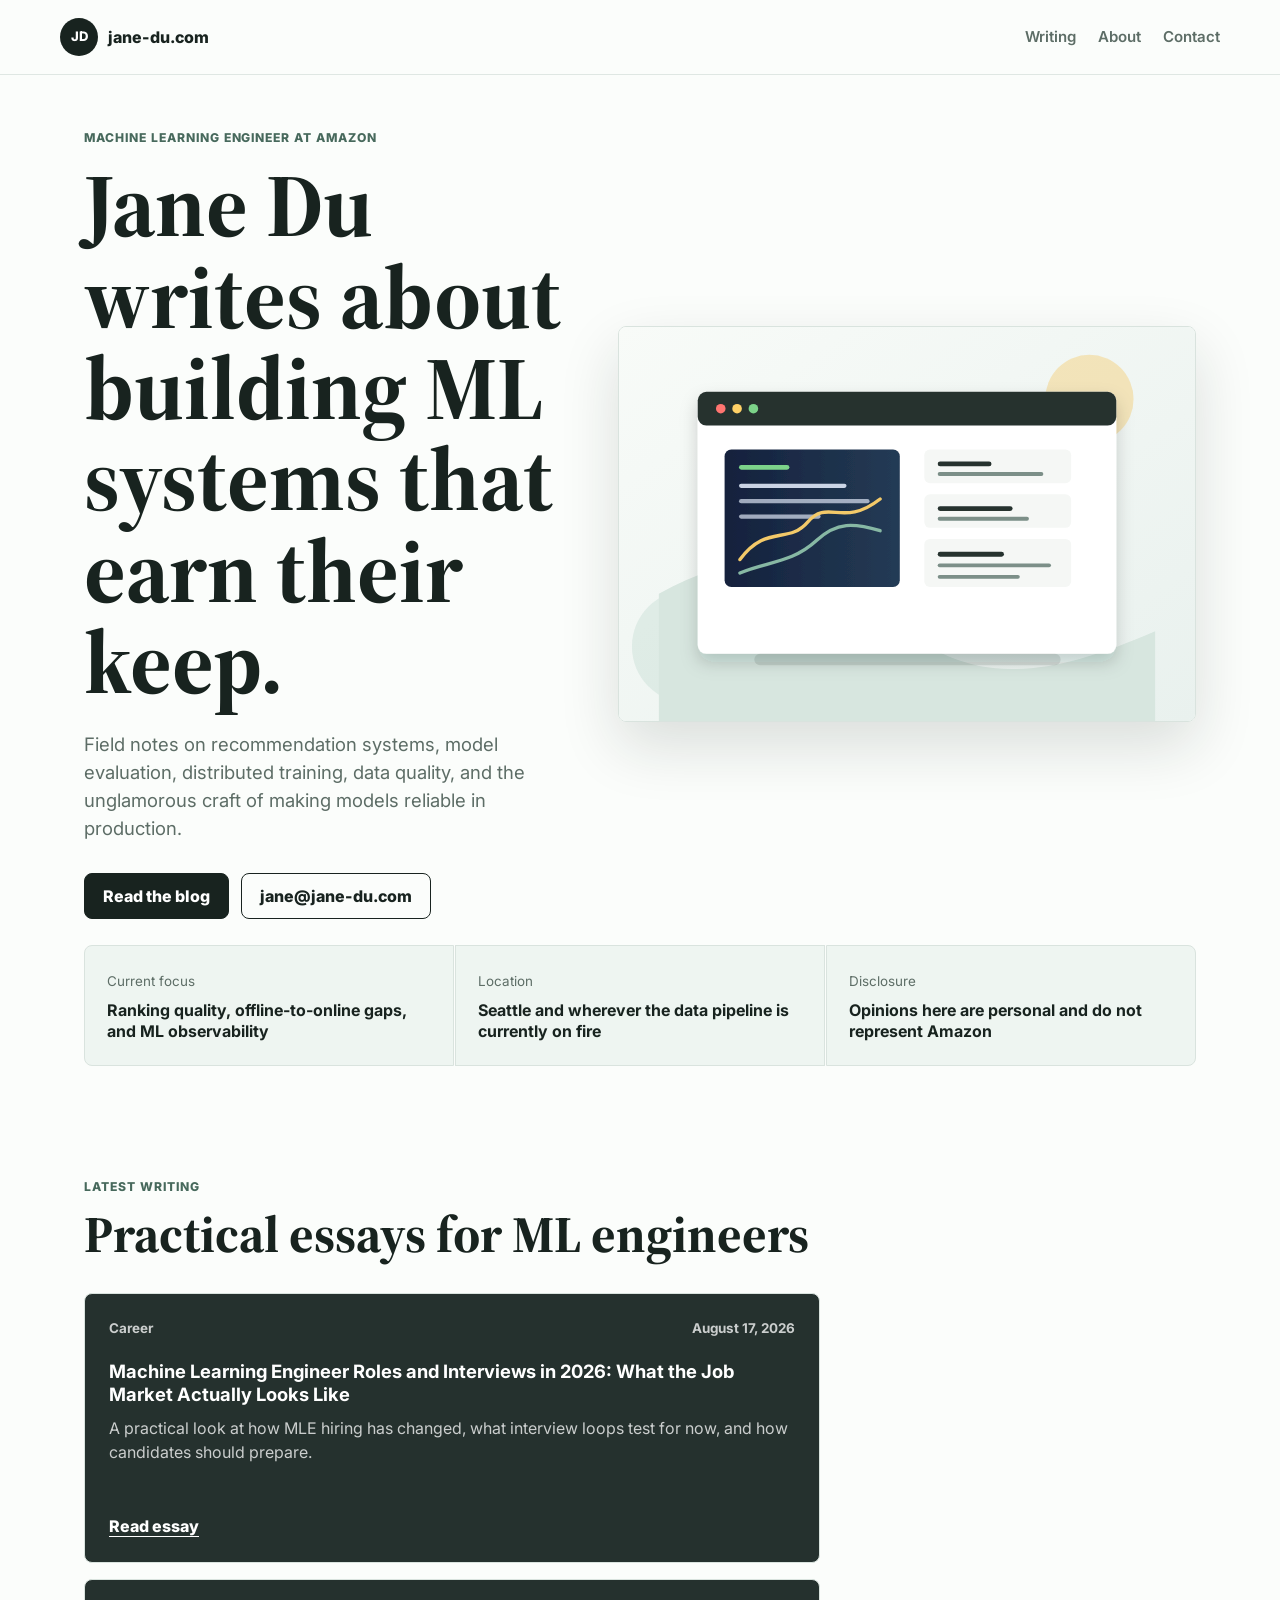
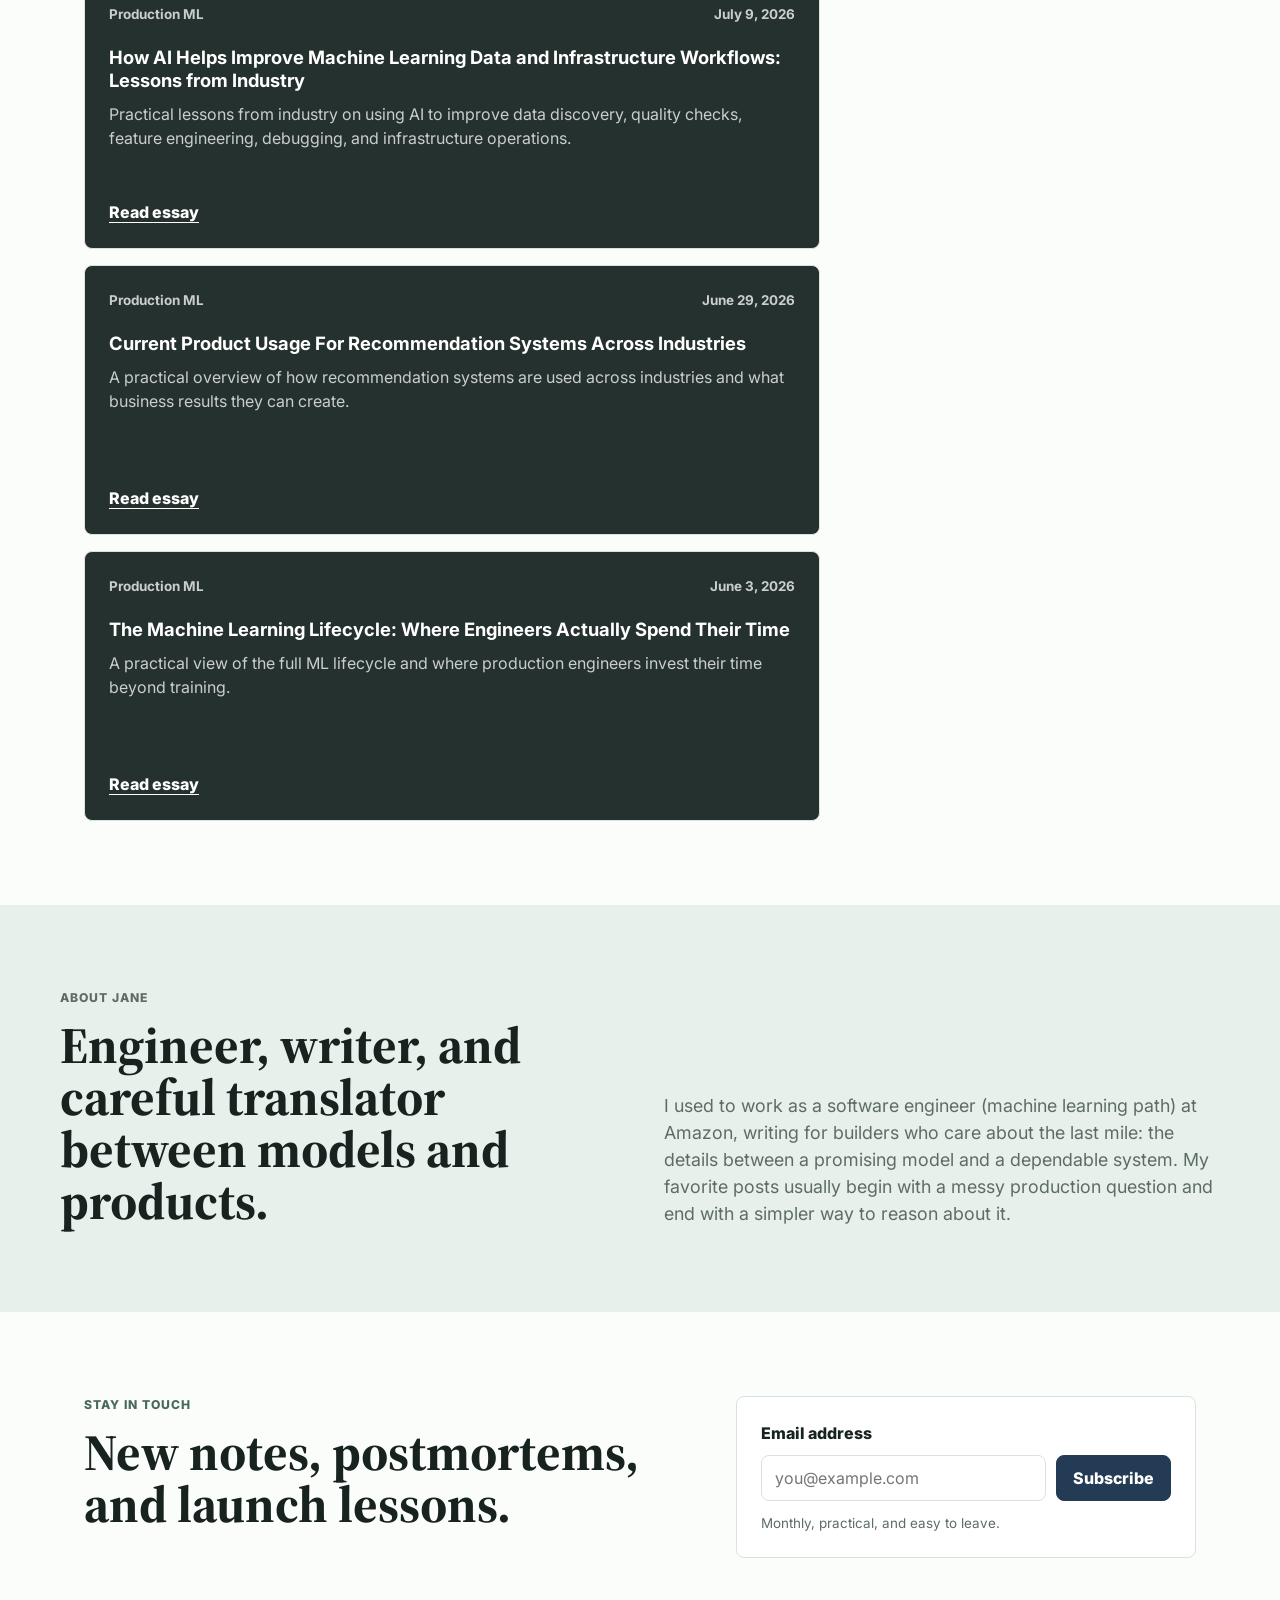
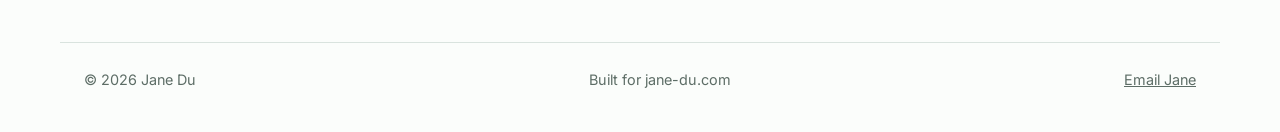
<file: index.html>
<!doctype html>
<html lang="en">
  <head>
    <meta charset="utf-8" />
    <meta name="viewport" content="width=device-width, initial-scale=1" />
    <title>Jane Du | Machine Learning Engineering Notes</title>
    <meta
      name="description"
      content="Jane Du's personal website and blog on machine learning engineering, production systems, and applied AI at Amazon."
    />
    <link rel="preconnect" href="https://fonts.googleapis.com" />
    <link rel="preconnect" href="https://fonts.gstatic.com" crossorigin />
    <link
      href="https://fonts.googleapis.com/css2?family=Inter:wght@400;500;600;700;800&family=Source+Serif+4:opsz,wght@8..60,500;8..60,700&display=swap"
      rel="stylesheet"
    />
    <link rel="stylesheet" href="styles.css" />
  </head>
  <body>
    <header class="site-header">
      <a class="brand" href="index.html" aria-label="jane-du.com home">
        <span class="brand-mark">JD</span>
        <span>jane-du.com</span>
      </a>
      <nav class="site-nav" aria-label="Primary navigation">
        <a href="writing.html">Writing</a>
        <a href="about.html">About</a>
        <a href="#contact">Contact</a>
      </nav>
    </header>

    <main id="top">
      <section class="hero">
        <div class="hero-copy">
          <p class="eyebrow">Machine learning engineer at Amazon</p>
          <h1>Jane Du writes about building ML systems that earn their keep.</h1>
          <p class="lede">
            Field notes on recommendation systems, model evaluation, distributed training,
            data quality, and the unglamorous craft of making models reliable in production.
          </p>
          <div class="hero-actions" aria-label="Primary actions">
            <a class="button primary" href="writing.html">Read the blog</a>
            <a class="button secondary" href="mailto:jane@jane-du.com">jane@jane-du.com</a>
          </div>
        </div>
        <figure class="hero-visual" aria-label="Machine learning workspace">
          <img src="assets/profile-lab.svg" alt="Illustrated machine learning workspace with charts and code" />
        </figure>
      </section>

      <section class="status-strip" aria-label="Current focus areas">
        <article>
          <span>Current focus</span>
          <strong>Ranking quality, offline-to-online gaps, and ML observability</strong>
        </article>
        <article>
          <span>Location</span>
          <strong>Seattle and wherever the data pipeline is currently on fire</strong>
        </article>
        <article>
          <span>Disclosure</span>
          <strong>Opinions here are personal and do not represent Amazon</strong>
        </article>
      </section>

      <section id="writing" class="section">
        <div class="section-heading">
          <p class="eyebrow">Latest writing</p>
          <h2>Practical essays for ML engineers</h2>
        </div>
        <div class="post-grid">
          <article class="post-card featured">
            <div class="post-meta">
              <span>Career</span>
              <time datetime="2026-08-17">August 17, 2026</time>
            </div>
            <h3>Machine Learning Engineer Roles and Interviews in 2026: What the Job Market Actually Looks Like</h3>
            <p>
              A practical look at how MLE hiring has changed, what interview loops test for now, and how candidates should prepare.
            </p>
            <a href="posts/ml-engineer-job-market-interviews-2026.html">Read essay</a>
          </article>
          <article class="post-card featured">
            <div class="post-meta">
              <span>Production ML</span>
              <time datetime="2026-07-09">July 9, 2026</time>
            </div>
            <h3>How AI Helps Improve Machine Learning Data and Infrastructure Workflows: Lessons from Industry</h3>
            <p>
              Practical lessons from industry on using AI to improve data discovery, quality checks, feature engineering, debugging, and infrastructure operations.
            </p>
            <a href="posts/ai-helps-improve-machine-learning-data-infrastructure-workflows.html">Read essay</a>
          </article>
          <article class="post-card featured">
            <div class="post-meta">
              <span>Production ML</span>
              <time datetime="2026-06-29">June 29, 2026</time>
            </div>
            <h3>Current Product Usage For Recommendation Systems Across Industries</h3>
            <p>
              A practical overview of how recommendation systems are used across industries and what business results they can create.
            </p>
            <a href="posts/recommendation-system-by-industries.html">Read essay</a>
          </article>
          <article class="post-card featured">
            <div class="post-meta">
              <span>Production ML</span>
              <time datetime="2026-06-03">June 3, 2026</time>
            </div>
            <h3>The Machine Learning Lifecycle: Where Engineers Actually Spend Their Time</h3>
            <p>
              A practical view of the full ML lifecycle and where production engineers invest their time beyond training.
            </p>
            <a href="posts/ml-lifecycle-engineers-time.html">Read essay</a>
          </article>
        </div>
      </section>


      <section id="about" class="section about-band">
        <div>
          <p class="eyebrow">About Jane</p>
          <h2>Engineer, writer, and careful translator between models and products.</h2>
        </div>
        <p>
          I used to work as a software engineer (machine learning path) at Amazon, writing for builders
          who care about the last mile: the details between a promising model and a
          dependable system. My favorite posts usually begin with a messy production
          question and end with a simpler way to reason about it.
        </p>
      </section>

      <section id="contact" class="section contact-section">
        <div>
          <p class="eyebrow">Stay in touch</p>
          <h2>New notes, postmortems, and launch lessons.</h2>
        </div>
        <form class="subscribe-form" aria-label="Subscribe to Jane Du's blog">
          <label for="email">Email address</label>
          <div>
            <input id="email" name="email" type="email" placeholder="you@example.com" required />
            <button type="submit">Subscribe</button>
          </div>
          <p class="form-note">Monthly, practical, and easy to leave.</p>
        </form>
      </section>
    </main>

    <footer class="site-footer">
      <span>&copy; 2026 Jane Du</span>
      <span>Built for jane-du.com</span>
      <a href="mailto:jane@jane-du.com">Email Jane</a>
    </footer>

    <script src="script.js"></script>
  </body>
</html>
</file>
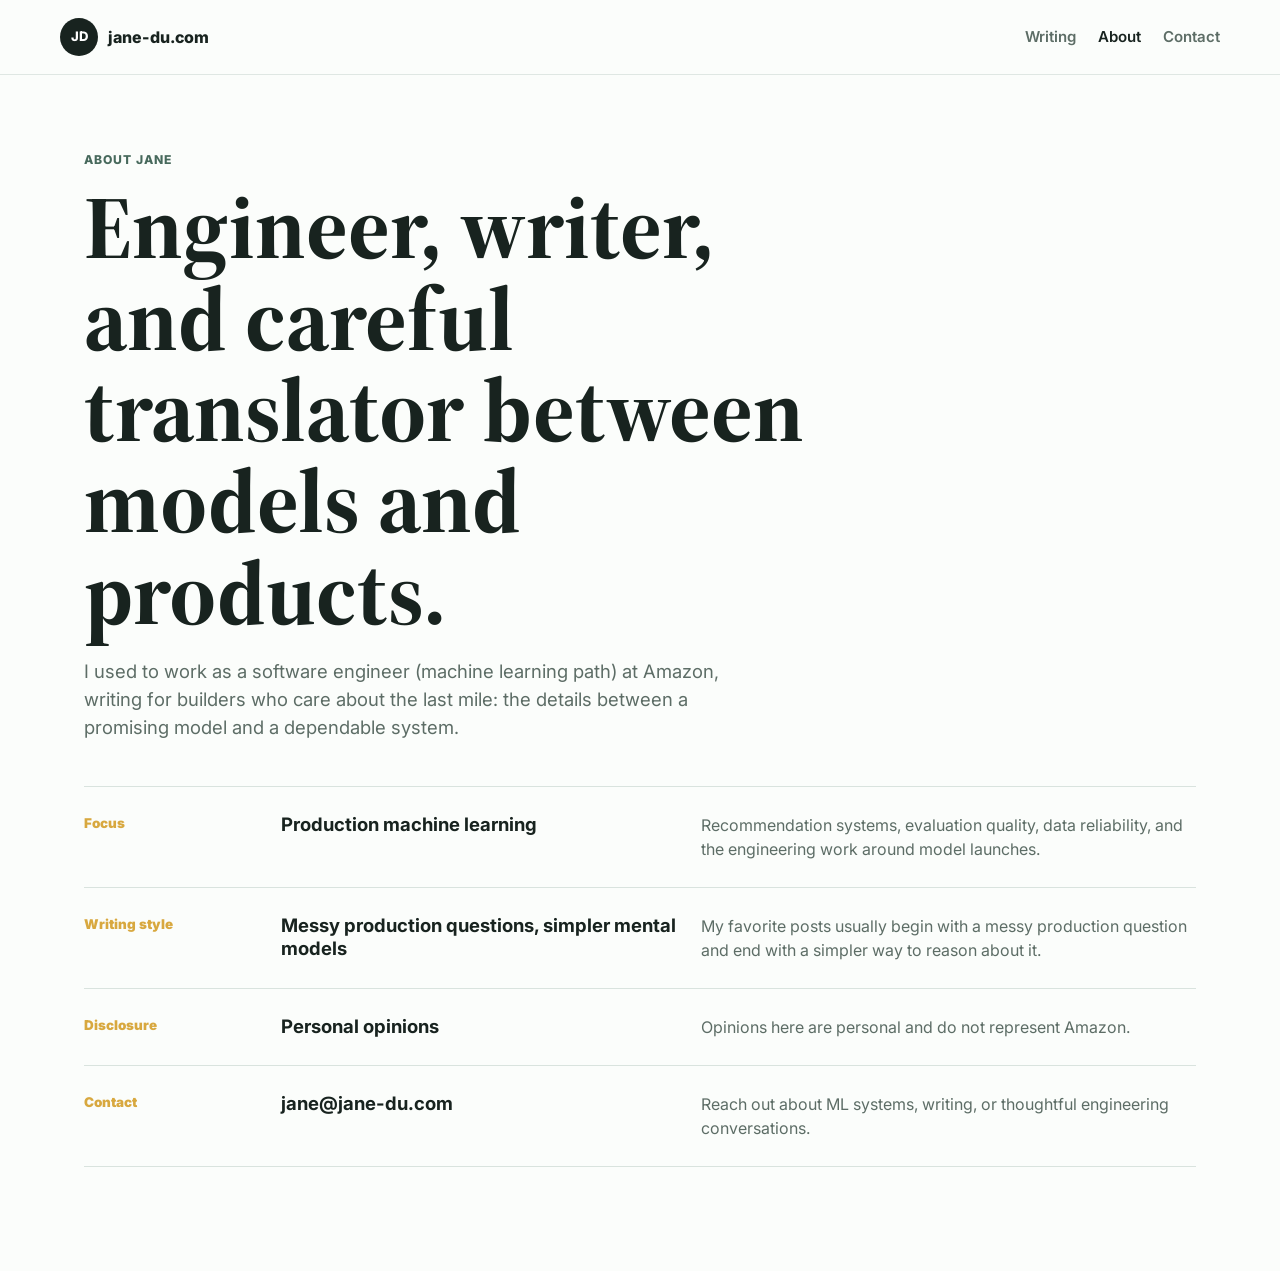
<file: about.html>
<!doctype html>
<html lang="en">
  <head>
    <meta charset="utf-8" />
    <meta name="viewport" content="width=device-width, initial-scale=1" />
    <title>About | Jane Du</title>
    <meta name="description" content="About Jane Du, a software engineer on the machine learning path at Amazon." />
    <link rel="preconnect" href="https://fonts.googleapis.com" />
    <link rel="preconnect" href="https://fonts.gstatic.com" crossorigin />
    <link
      href="https://fonts.googleapis.com/css2?family=Inter:wght@400;500;600;700;800&family=Source+Serif+4:opsz,wght@8..60,500;8..60,700&display=swap"
      rel="stylesheet"
    />
    <link rel="stylesheet" href="styles.css" />
  </head>
  <body>
    <header class="site-header">
      <a class="brand" href="index.html" aria-label="jane-du.com home">
        <span class="brand-mark">JD</span>
        <span>jane-du.com</span>
      </a>
      <nav class="site-nav" aria-label="Primary navigation">
        <a href="writing.html">Writing</a>
        <a class="active" href="about.html">About</a>
        <a href="index.html#contact">Contact</a>
      </nav>
    </header>

    <main class="directory-page">
      <section class="directory-hero">
        <p class="eyebrow">About Jane</p>
        <h1>Engineer, writer, and careful translator between models and products.</h1>
        <p class="lede">
          I used to work as a software engineer (machine learning path) at Amazon, writing for builders
          who care about the last mile: the details between a promising model and a
          dependable system.
        </p>
      </section>

      <section class="content-list" aria-label="About contents">
        <article class="content-row">
          <span class="content-kicker">Focus</span>
          <strong>Production machine learning</strong>
          <span>Recommendation systems, evaluation quality, data reliability, and the engineering work around model launches.</span>
        </article>
        <article class="content-row">
          <span class="content-kicker">Writing style</span>
          <strong>Messy production questions, simpler mental models</strong>
          <span>My favorite posts usually begin with a messy production question and end with a simpler way to reason about it.</span>
        </article>
        <article class="content-row">
          <span class="content-kicker">Disclosure</span>
          <strong>Personal opinions</strong>
          <span>Opinions here are personal and do not represent Amazon.</span>
        </article>
        <a class="content-row" href="mailto:jane@jane-du.com">
          <span class="content-kicker">Contact</span>
          <strong>jane@jane-du.com</strong>
          <span>Reach out about ML systems, writing, or thoughtful engineering conversations.</span>
        </a>
      </section>
    </main>
  </body>
</html>
</file>
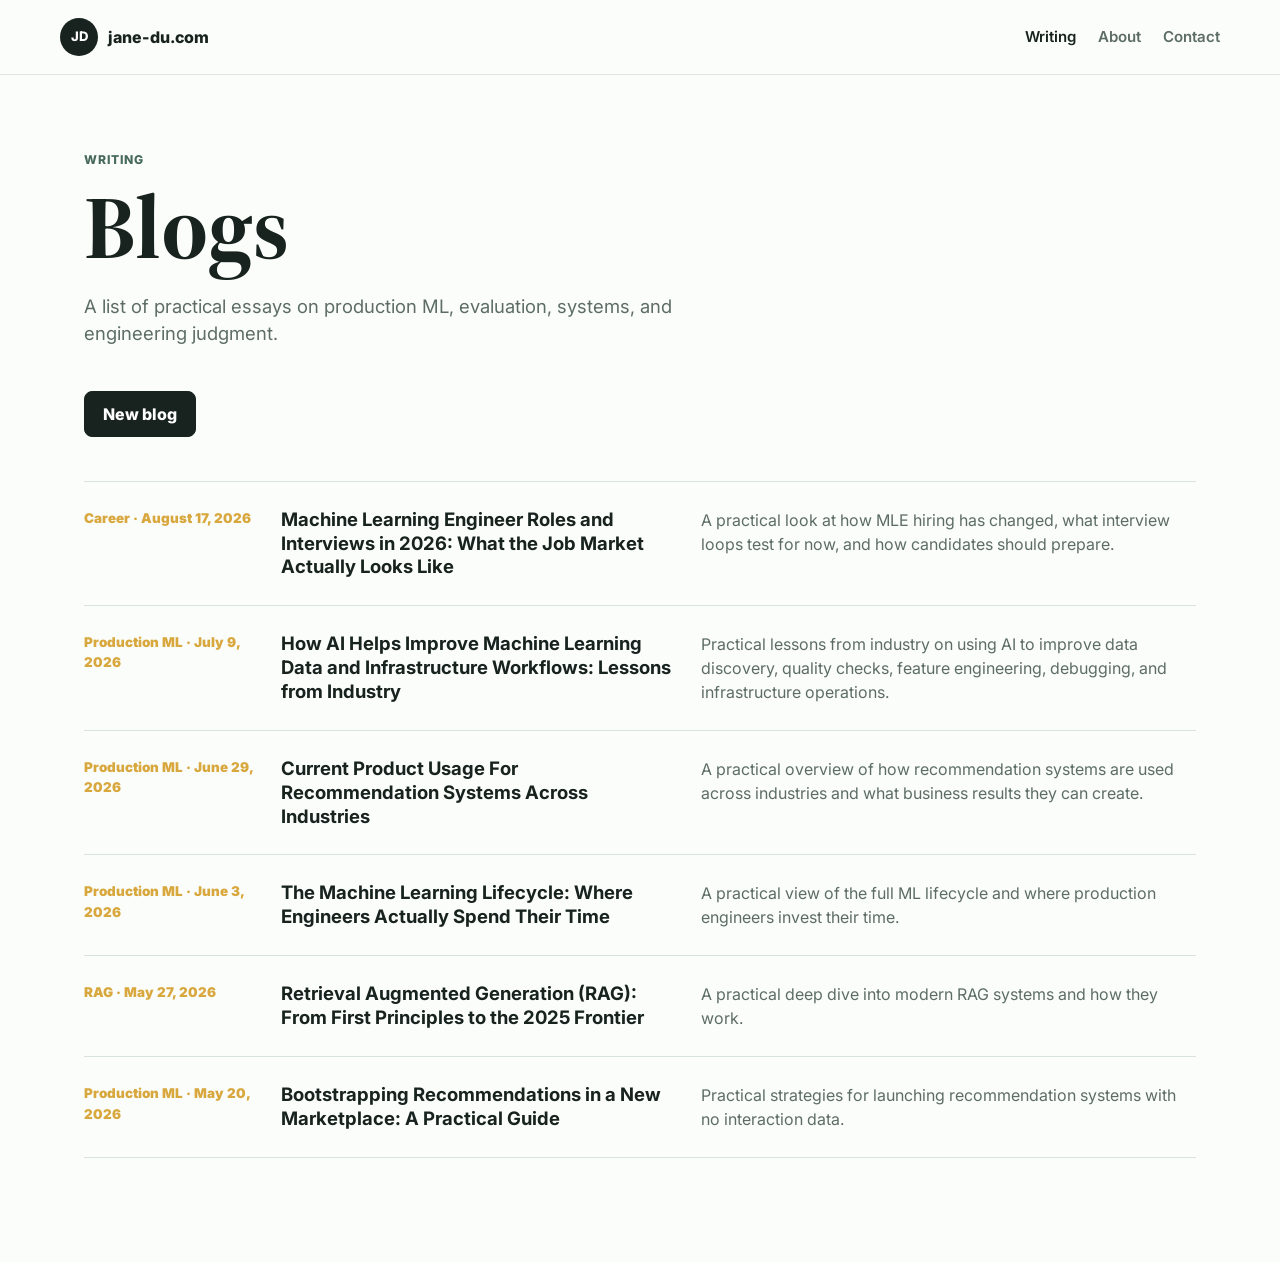
<file: writing.html>
<!doctype html>
<html lang="en">
  <head>
    <meta charset="utf-8" />
    <meta name="viewport" content="width=device-width, initial-scale=1" />
    <title>Writing | Jane Du</title>
    <meta name="description" content="Jane Du's blog archive on production machine learning and software engineering." />
    <link rel="preconnect" href="https://fonts.googleapis.com" />
    <link rel="preconnect" href="https://fonts.gstatic.com" crossorigin />
    <link
      href="https://fonts.googleapis.com/css2?family=Inter:wght@400;500;600;700;800&family=Source+Serif+4:opsz,wght@8..60,500;8..60,700&display=swap"
      rel="stylesheet"
    />
    <link rel="stylesheet" href="styles.css" />
  </head>
  <body>
    <header class="site-header">
      <a class="brand" href="index.html" aria-label="jane-du.com home">
        <span class="brand-mark">JD</span>
        <span>jane-du.com</span>
      </a>
      <nav class="site-nav" aria-label="Primary navigation">
        <a class="active" href="writing.html">Writing</a>
        <a href="about.html">About</a>
        <a href="index.html#contact">Contact</a>
      </nav>
    </header>

    <main class="directory-page">
      <section class="directory-hero">
        <p class="eyebrow">Writing</p>
        <h1>Blogs</h1>
        <p class="lede">A list of practical essays on production ML, evaluation, systems, and engineering judgment.</p>
        <button class="button primary new-blog-button" type="button" data-open-blog-editor>New blog</button>
      </section>

      <section class="blog-editor" data-blog-editor hidden aria-label="New blog editor">
        <form class="blog-form" data-blog-form>
          <div class="form-grid">
            <label>
              Title
              <input name="title" type="text" placeholder="What are you thinking through?" required />
            </label>
            <label>
              Topic
              <input name="topic" type="text" placeholder="Production ML" required />
            </label>
          </div>
          <label>
            Short summary
            <input name="summary" type="text" placeholder="One sentence readers will see in the list." required />
          </label>
          <label>
            Blog draft
            <textarea name="body" rows="10" placeholder="Write the first version here..." required></textarea>
          </label>
          <div class="editor-actions">
            <button type="submit">Save blog</button>
            <button class="button secondary" type="button" data-close-blog-editor>Cancel</button>
          </div>
          <p class="form-note">New blogs are saved in this browser and sorted by creation time.</p>
        </form>
      </section>

      <section class="draft-reader" data-draft-reader hidden aria-live="polite"></section>

      <section class="content-list" data-writing-list aria-label="Writing contents">
        <a class="content-row" data-published="2026-08-17T12:00:00" href="posts/ml-engineer-job-market-interviews-2026.html">
          <span class="content-kicker">Career &middot; August 17, 2026</span>
          <strong>Machine Learning Engineer Roles and Interviews in 2026: What the Job Market Actually Looks Like</strong>
          <span>A practical look at how MLE hiring has changed, what interview loops test for now, and how candidates should prepare.</span>
        </a>
        <a class="content-row" data-published="2026-07-09T12:00:00" href="posts/ai-helps-improve-machine-learning-data-infrastructure-workflows.html">
          <span class="content-kicker">Production ML &middot; July 9, 2026</span>
          <strong>How AI Helps Improve Machine Learning Data and Infrastructure Workflows: Lessons from Industry</strong>
          <span>Practical lessons from industry on using AI to improve data discovery, quality checks, feature engineering, debugging, and infrastructure operations.</span>
        </a>
        <a class="content-row" data-published="2026-06-03T12:00:00" href="posts/ml-lifecycle-engineers-time.html">
          <span class="content-kicker">Production ML &middot; June 3, 2026</span>
          <strong>The Machine Learning Lifecycle: Where Engineers Actually Spend Their Time</strong>
          <span>A practical view of the full ML lifecycle and where production engineers invest their time.</span>
        </a>
        <a class="content-row" data-published="2026-06-29T12:00:00" href="posts/recommendation-system-by-industries.html">
          <span class="content-kicker">Production ML &middot; June 29, 2026</span>
          <strong>Current Product Usage For Recommendation Systems Across Industries</strong>
          <span>A practical overview of how recommendation systems are used across industries and what business results they can create.</span>
        </a>
        <a class="content-row" data-published="2026-05-27T12:00:00" href="posts/retrieval-augmented-generation-rag.html">
          <span class="content-kicker">RAG &middot; May 27, 2026</span>
          <strong>Retrieval Augmented Generation (RAG): From First Principles to the 2025 Frontier</strong>
          <span>A practical deep dive into modern RAG systems and how they work.</span>
        </a>
        <a class="content-row" data-published="2026-05-20T12:00:00" href="posts/bootstrapping-recommendations-new-marketplace.html">
          <span class="content-kicker">Production ML &middot; May 20, 2026</span>
          <strong>Bootstrapping Recommendations in a New Marketplace: A Practical Guide</strong>
          <span>Practical strategies for launching recommendation systems with no interaction data.</span>
        </a>
      </section>
    </main>
    <script src="script.js"></script>
  </body>
</html>
</file>
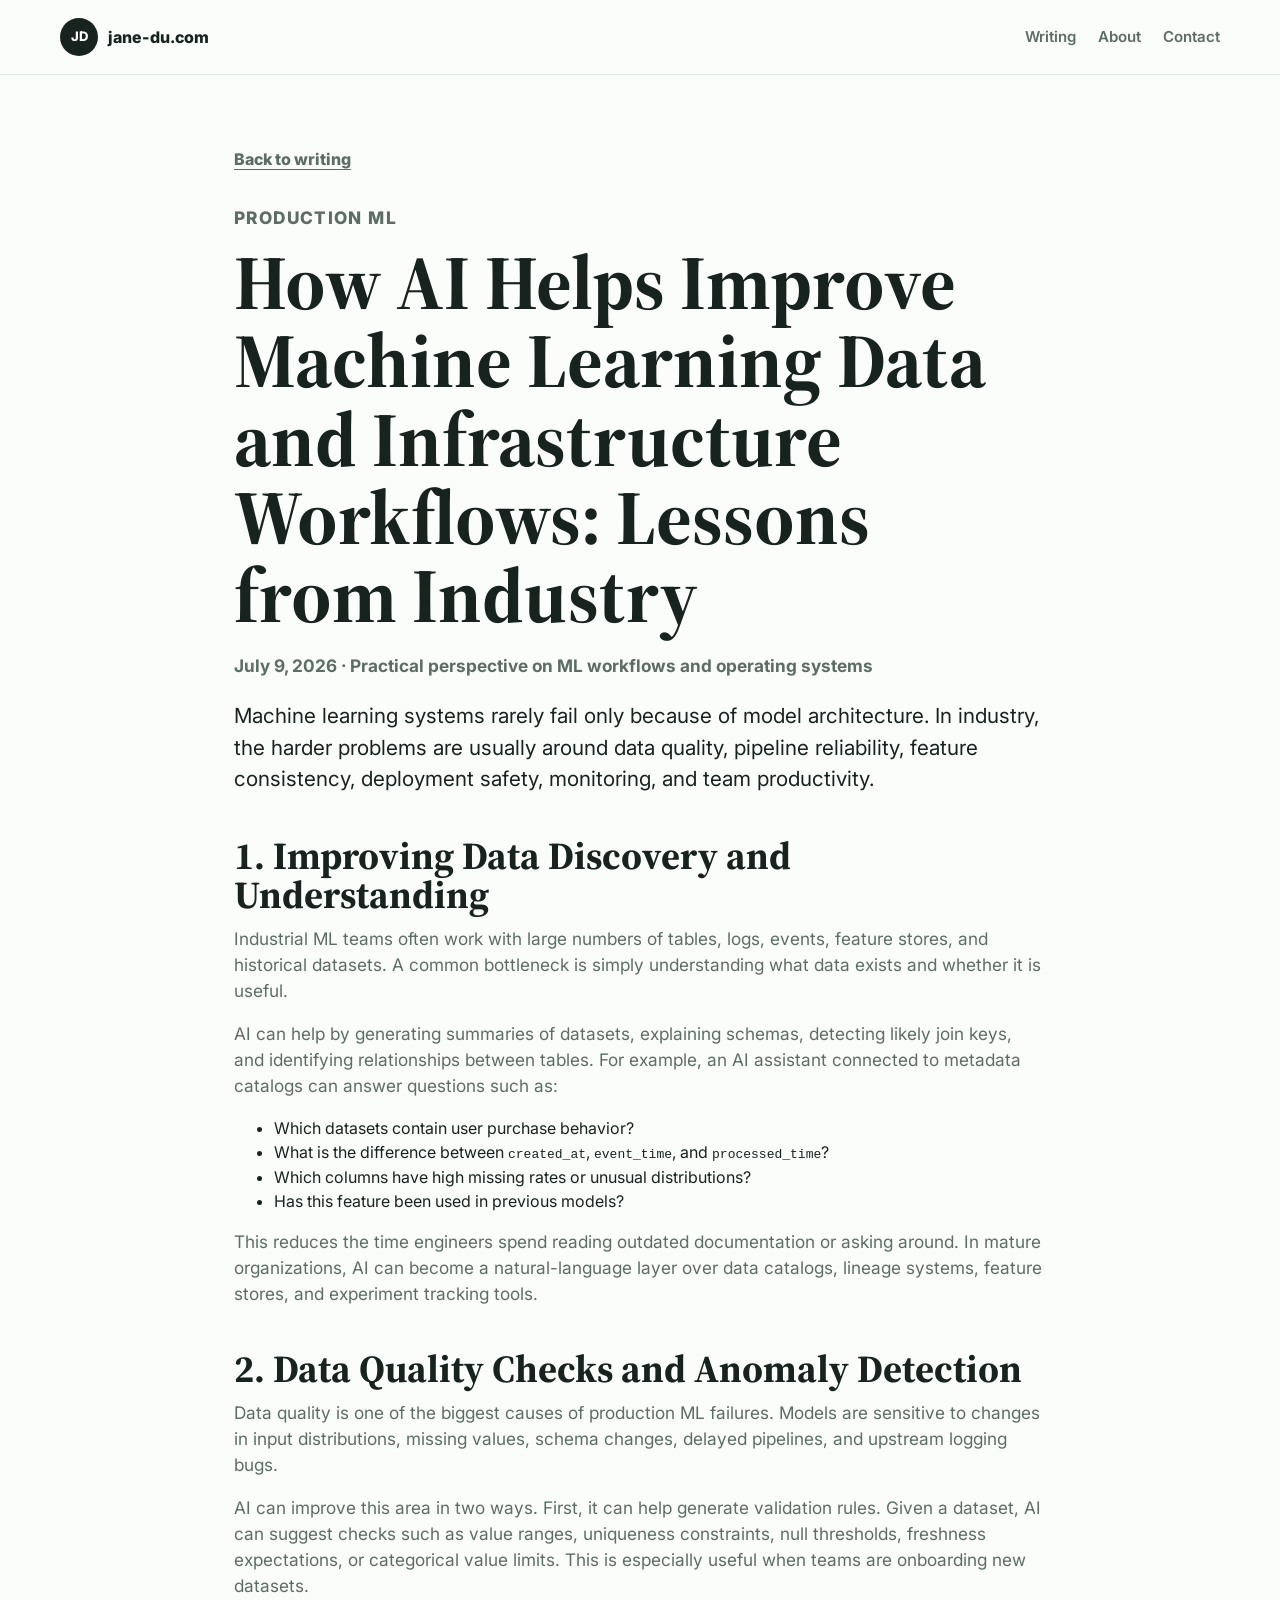
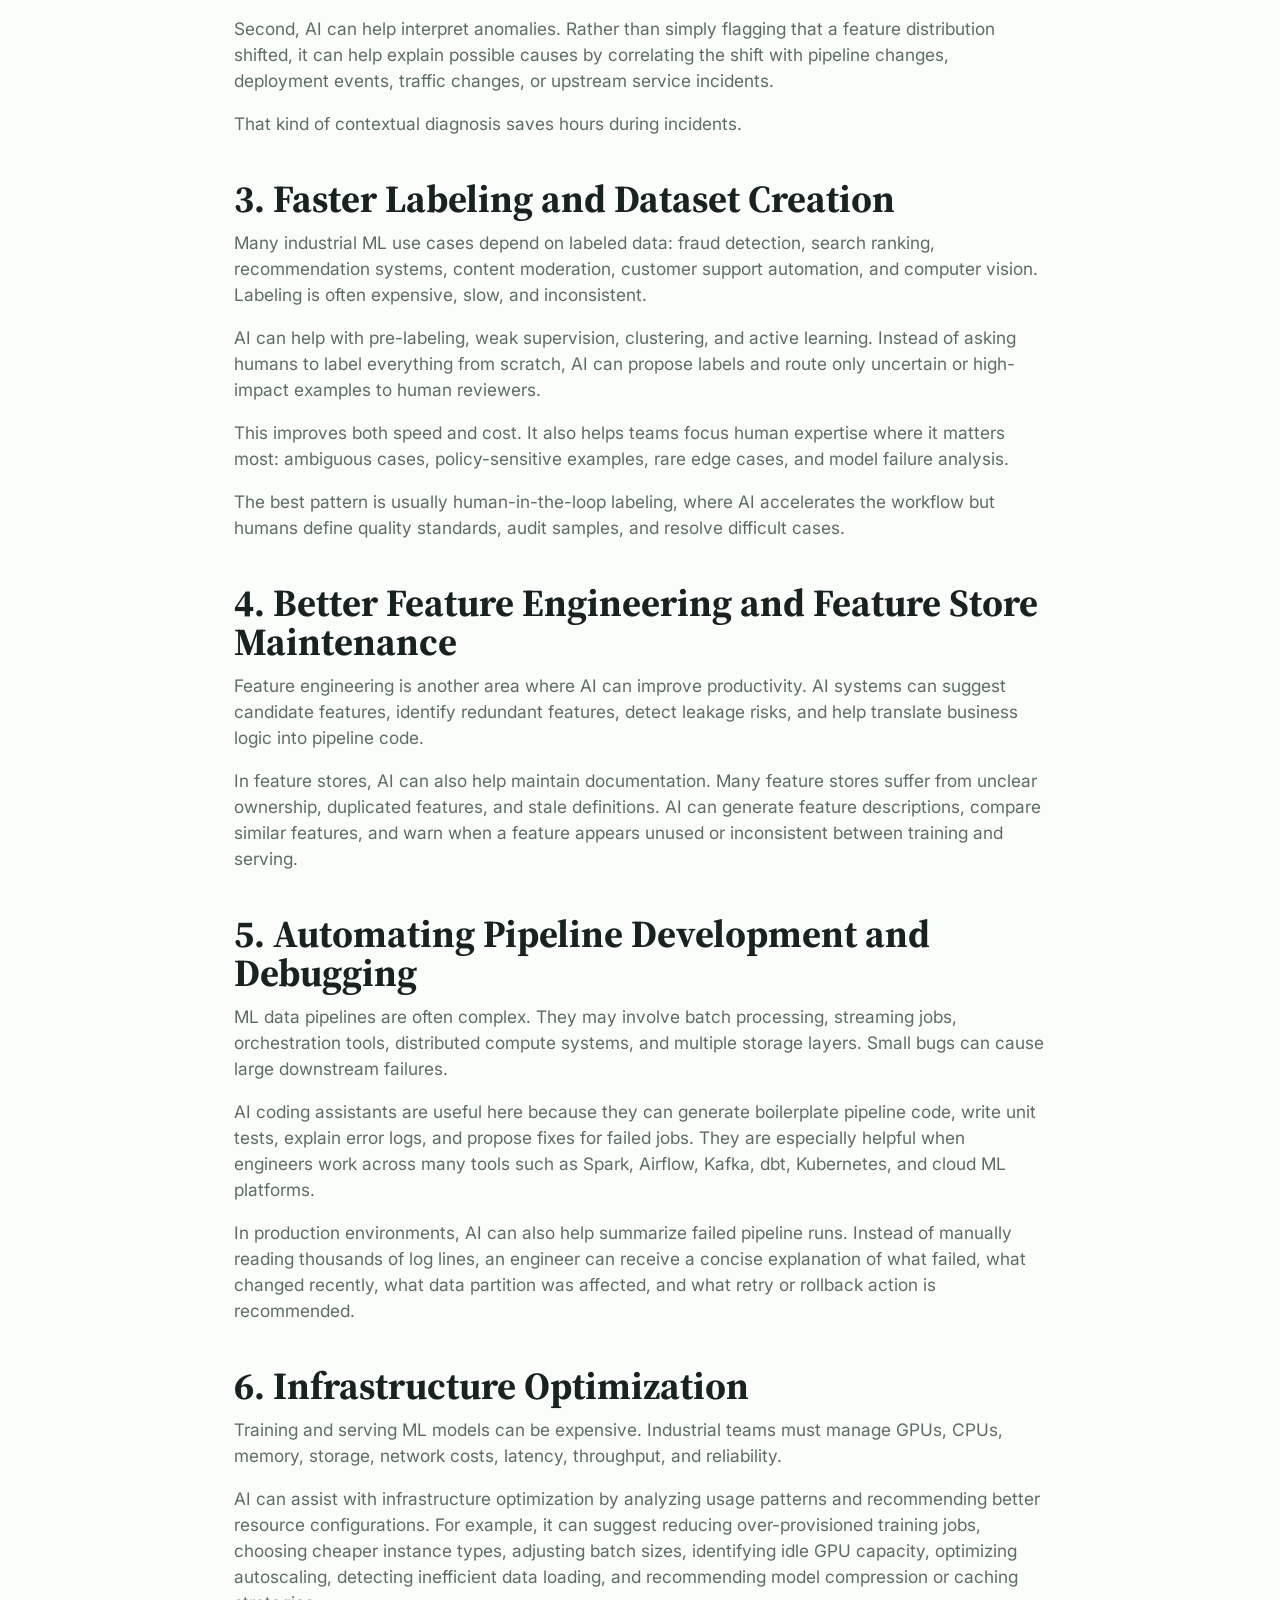
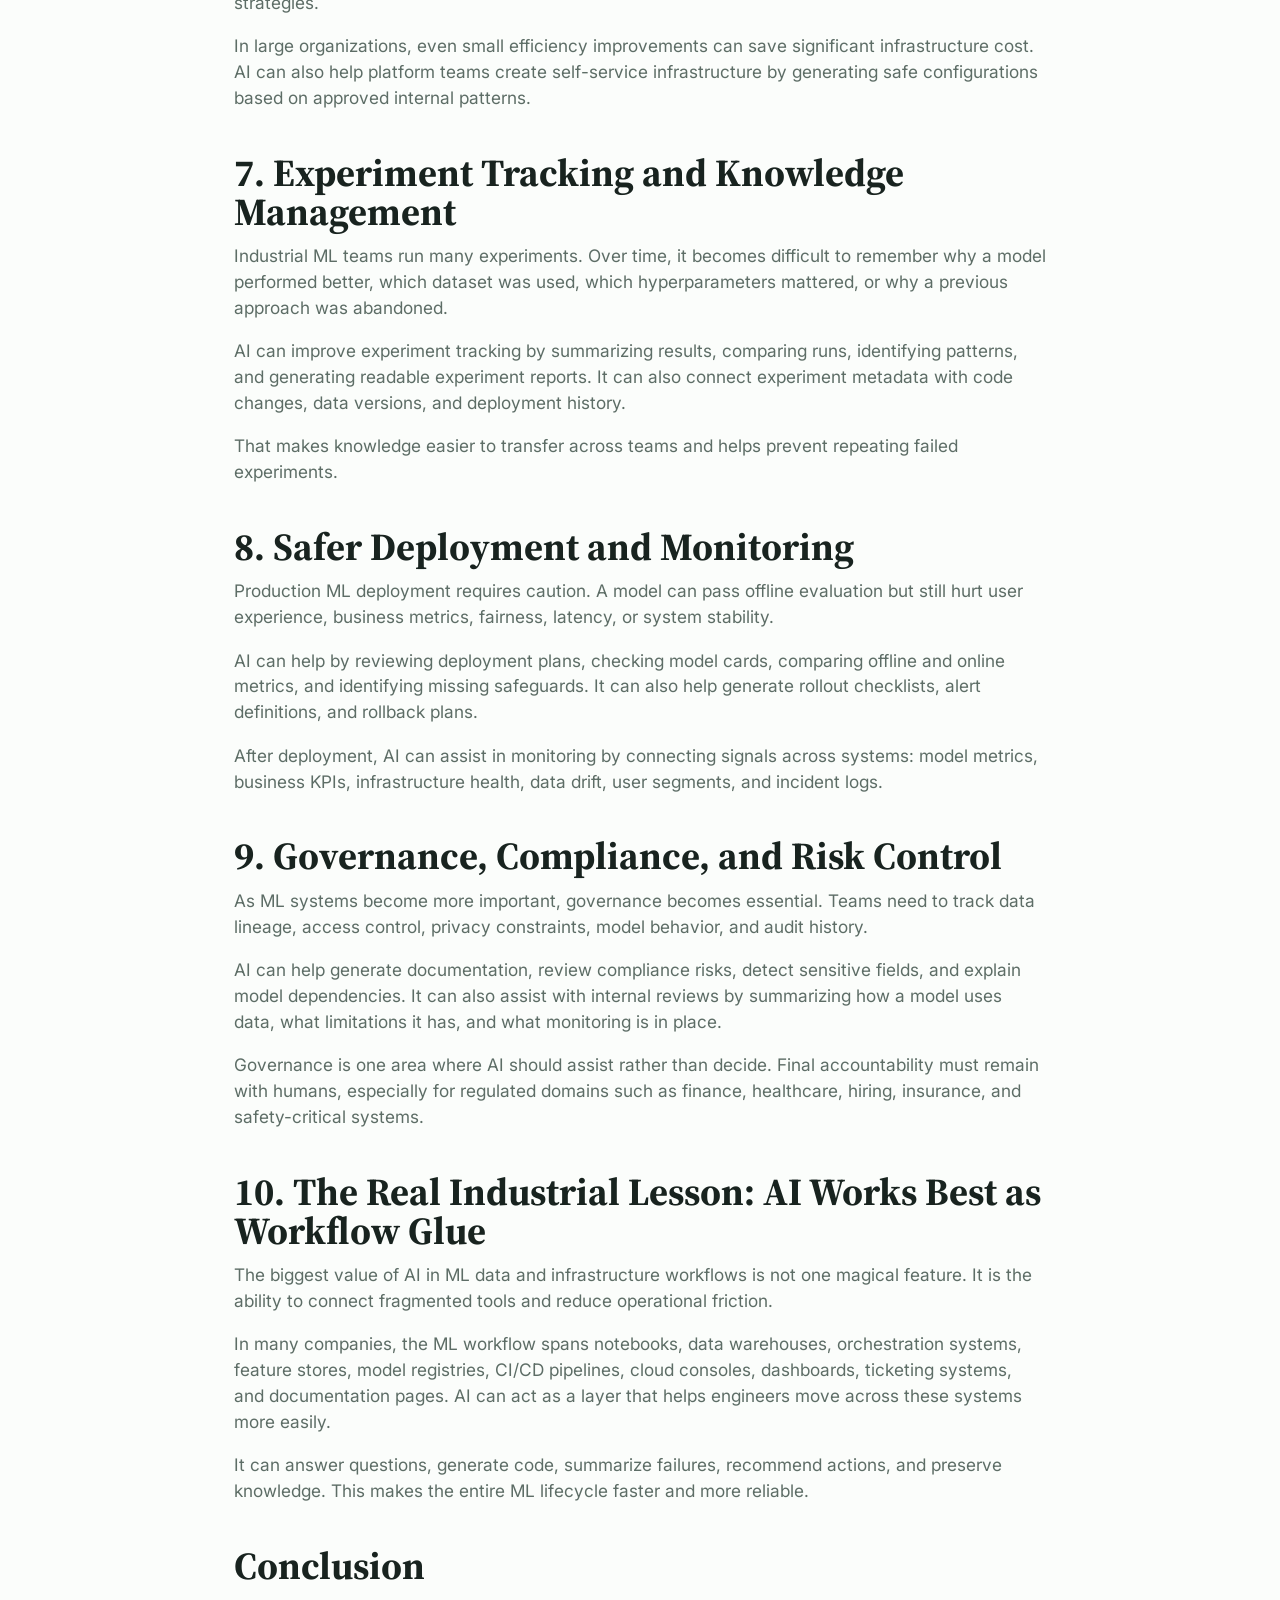
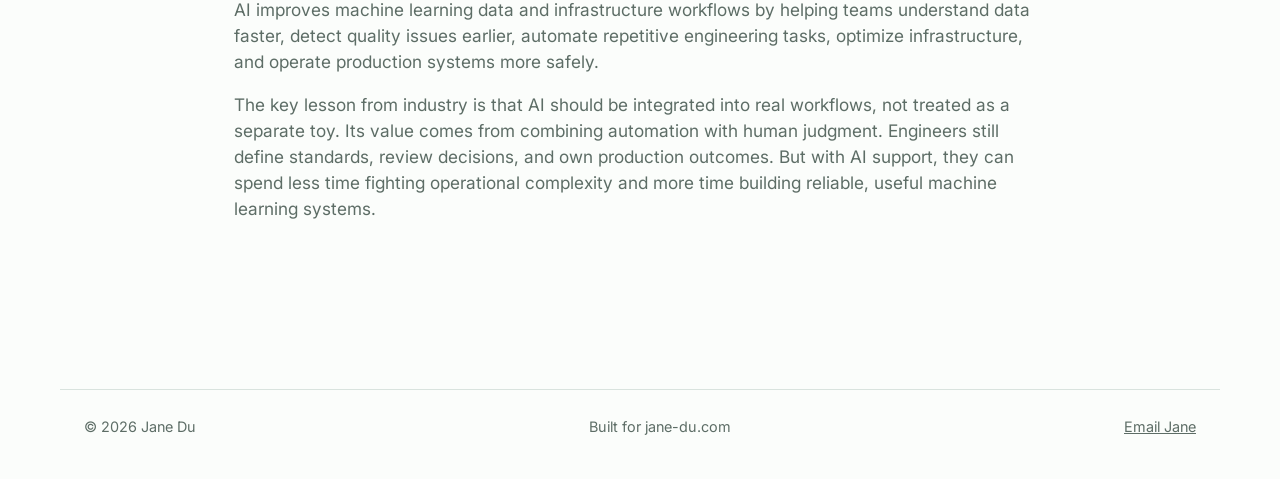
<file: posts/ai-helps-improve-machine-learning-data-infrastructure-workflows.html>
<!doctype html>
<html lang="en">
  <head>
    <meta charset="utf-8" />
    <meta name="viewport" content="width=device-width, initial-scale=1" />
    <title>How AI Helps Improve Machine Learning Data and Infrastructure Workflows: Lessons from Industry</title>
    <meta
      name="description"
      content="Practical lessons from industry on using AI to improve data discovery, quality checks, feature engineering, debugging, and infrastructure operations."
    />
    <link rel="preconnect" href="https://fonts.googleapis.com" />
    <link rel="preconnect" href="https://fonts.gstatic.com" crossorigin />
    <link
      href="https://fonts.googleapis.com/css2?family=Inter:wght@400;500;600;700;800&family=Source+Serif+4:opsz,wght@8..60,500;8..60,700&display=swap"
      rel="stylesheet"
    />
    <link rel="stylesheet" href="../styles.css" />
  </head>
  <body>
    <header class="site-header">
      <a class="brand" href="../index.html" aria-label="jane-du.com home">
        <span class="brand-mark">JD</span>
        <span>jane-du.com</span>
      </a>
      <nav class="site-nav" aria-label="Primary navigation">
        <a href="../writing.html">Writing</a>
        <a href="../about.html">About</a>
        <a href="../index.html#contact">Contact</a>
      </nav>
    </header>

    <main class="article-page">
      <article class="article">
        <a class="back-link" href="../writing.html">Back to writing</a>
        <p class="eyebrow">Production ML</p>
        <h1>How AI Helps Improve Machine Learning Data and Infrastructure Workflows: Lessons from Industry</h1>
        <p class="post-meta">July 9, 2026 &middot; Practical perspective on ML workflows and operating systems</p>

        <p class="article-lede">
          Machine learning systems rarely fail only because of model architecture. In industry, the harder problems are usually around data quality, pipeline reliability, feature consistency, deployment safety, monitoring, and team productivity.
        </p>

        <section>
          <h2>1. Improving Data Discovery and Understanding</h2>
          <p>
            Industrial ML teams often work with large numbers of tables, logs, events, feature stores, and historical datasets. A common bottleneck is simply understanding what data exists and whether it is useful.
          </p>
          <p>
            AI can help by generating summaries of datasets, explaining schemas, detecting likely join keys, and identifying relationships between tables. For example, an AI assistant connected to metadata catalogs can answer questions such as:
          </p>
          <ul>
            <li>Which datasets contain user purchase behavior?</li>
            <li>What is the difference between <code>created_at</code>, <code>event_time</code>, and <code>processed_time</code>?</li>
            <li>Which columns have high missing rates or unusual distributions?</li>
            <li>Has this feature been used in previous models?</li>
          </ul>
          <p>
            This reduces the time engineers spend reading outdated documentation or asking around. In mature organizations, AI can become a natural-language layer over data catalogs, lineage systems, feature stores, and experiment tracking tools.
          </p>
        </section>

        <section>
          <h2>2. Data Quality Checks and Anomaly Detection</h2>
          <p>
            Data quality is one of the biggest causes of production ML failures. Models are sensitive to changes in input distributions, missing values, schema changes, delayed pipelines, and upstream logging bugs.
          </p>
          <p>
            AI can improve this area in two ways. First, it can help generate validation rules. Given a dataset, AI can suggest checks such as value ranges, uniqueness constraints, null thresholds, freshness expectations, or categorical value limits. This is especially useful when teams are onboarding new datasets.
          </p>
          <p>
            Second, AI can help interpret anomalies. Rather than simply flagging that a feature distribution shifted, it can help explain possible causes by correlating the shift with pipeline changes, deployment events, traffic changes, or upstream service incidents.
          </p>
          <p>
            That kind of contextual diagnosis saves hours during incidents.
          </p>
        </section>

        <section>
          <h2>3. Faster Labeling and Dataset Creation</h2>
          <p>
            Many industrial ML use cases depend on labeled data: fraud detection, search ranking, recommendation systems, content moderation, customer support automation, and computer vision. Labeling is often expensive, slow, and inconsistent.
          </p>
          <p>
            AI can help with pre-labeling, weak supervision, clustering, and active learning. Instead of asking humans to label everything from scratch, AI can propose labels and route only uncertain or high-impact examples to human reviewers.
          </p>
          <p>
            This improves both speed and cost. It also helps teams focus human expertise where it matters most: ambiguous cases, policy-sensitive examples, rare edge cases, and model failure analysis.
          </p>
          <p>
            The best pattern is usually human-in-the-loop labeling, where AI accelerates the workflow but humans define quality standards, audit samples, and resolve difficult cases.
          </p>
        </section>

        <section>
          <h2>4. Better Feature Engineering and Feature Store Maintenance</h2>
          <p>
            Feature engineering is another area where AI can improve productivity. AI systems can suggest candidate features, identify redundant features, detect leakage risks, and help translate business logic into pipeline code.
          </p>
          <p>
            In feature stores, AI can also help maintain documentation. Many feature stores suffer from unclear ownership, duplicated features, and stale definitions. AI can generate feature descriptions, compare similar features, and warn when a feature appears unused or inconsistent between training and serving.
          </p>
        </section>

        <section>
          <h2>5. Automating Pipeline Development and Debugging</h2>
          <p>
            ML data pipelines are often complex. They may involve batch processing, streaming jobs, orchestration tools, distributed compute systems, and multiple storage layers. Small bugs can cause large downstream failures.
          </p>
          <p>
            AI coding assistants are useful here because they can generate boilerplate pipeline code, write unit tests, explain error logs, and propose fixes for failed jobs. They are especially helpful when engineers work across many tools such as Spark, Airflow, Kafka, dbt, Kubernetes, and cloud ML platforms.
          </p>
          <p>
            In production environments, AI can also help summarize failed pipeline runs. Instead of manually reading thousands of log lines, an engineer can receive a concise explanation of what failed, what changed recently, what data partition was affected, and what retry or rollback action is recommended.
          </p>
        </section>

        <section>
          <h2>6. Infrastructure Optimization</h2>
          <p>
            Training and serving ML models can be expensive. Industrial teams must manage GPUs, CPUs, memory, storage, network costs, latency, throughput, and reliability.
          </p>
          <p>
            AI can assist with infrastructure optimization by analyzing usage patterns and recommending better resource configurations. For example, it can suggest reducing over-provisioned training jobs, choosing cheaper instance types, adjusting batch sizes, identifying idle GPU capacity, optimizing autoscaling, detecting inefficient data loading, and recommending model compression or caching strategies.
          </p>
          <p>
            In large organizations, even small efficiency improvements can save significant infrastructure cost. AI can also help platform teams create self-service infrastructure by generating safe configurations based on approved internal patterns.
          </p>
        </section>

        <section>
          <h2>7. Experiment Tracking and Knowledge Management</h2>
          <p>
            Industrial ML teams run many experiments. Over time, it becomes difficult to remember why a model performed better, which dataset was used, which hyperparameters mattered, or why a previous approach was abandoned.
          </p>
          <p>
            AI can improve experiment tracking by summarizing results, comparing runs, identifying patterns, and generating readable experiment reports. It can also connect experiment metadata with code changes, data versions, and deployment history.
          </p>
          <p>
            That makes knowledge easier to transfer across teams and helps prevent repeating failed experiments.
          </p>
        </section>

        <section>
          <h2>8. Safer Deployment and Monitoring</h2>
          <p>
            Production ML deployment requires caution. A model can pass offline evaluation but still hurt user experience, business metrics, fairness, latency, or system stability.
          </p>
          <p>
            AI can help by reviewing deployment plans, checking model cards, comparing offline and online metrics, and identifying missing safeguards. It can also help generate rollout checklists, alert definitions, and rollback plans.
          </p>
          <p>
            After deployment, AI can assist in monitoring by connecting signals across systems: model metrics, business KPIs, infrastructure health, data drift, user segments, and incident logs.
          </p>
        </section>

        <section>
          <h2>9. Governance, Compliance, and Risk Control</h2>
          <p>
            As ML systems become more important, governance becomes essential. Teams need to track data lineage, access control, privacy constraints, model behavior, and audit history.
          </p>
          <p>
            AI can help generate documentation, review compliance risks, detect sensitive fields, and explain model dependencies. It can also assist with internal reviews by summarizing how a model uses data, what limitations it has, and what monitoring is in place.
          </p>
          <p>
            Governance is one area where AI should assist rather than decide. Final accountability must remain with humans, especially for regulated domains such as finance, healthcare, hiring, insurance, and safety-critical systems.
          </p>
        </section>

        <section>
          <h2>10. The Real Industrial Lesson: AI Works Best as Workflow Glue</h2>
          <p>
            The biggest value of AI in ML data and infrastructure workflows is not one magical feature. It is the ability to connect fragmented tools and reduce operational friction.
          </p>
          <p>
            In many companies, the ML workflow spans notebooks, data warehouses, orchestration systems, feature stores, model registries, CI/CD pipelines, cloud consoles, dashboards, ticketing systems, and documentation pages. AI can act as a layer that helps engineers move across these systems more easily.
          </p>
          <p>
            It can answer questions, generate code, summarize failures, recommend actions, and preserve knowledge. This makes the entire ML lifecycle faster and more reliable.
          </p>
        </section>

        <section>
          <h2>Conclusion</h2>
          <p>
            AI improves machine learning data and infrastructure workflows by helping teams understand data faster, detect quality issues earlier, automate repetitive engineering tasks, optimize infrastructure, and operate production systems more safely.
          </p>
          <p>
            The key lesson from industry is that AI should be integrated into real workflows, not treated as a separate toy. Its value comes from combining automation with human judgment. Engineers still define standards, review decisions, and own production outcomes. But with AI support, they can spend less time fighting operational complexity and more time building reliable, useful machine learning systems.
          </p>
        </section>
      </article>
    </main>

    <footer class="site-footer">
      <span>&copy; 2026 Jane Du</span>
      <span>Built for jane-du.com</span>
      <a href="mailto:jane@jane-du.com">Email Jane</a>
    </footer>

    <script src="../script.js"></script>
  </body>
</html>
</file>
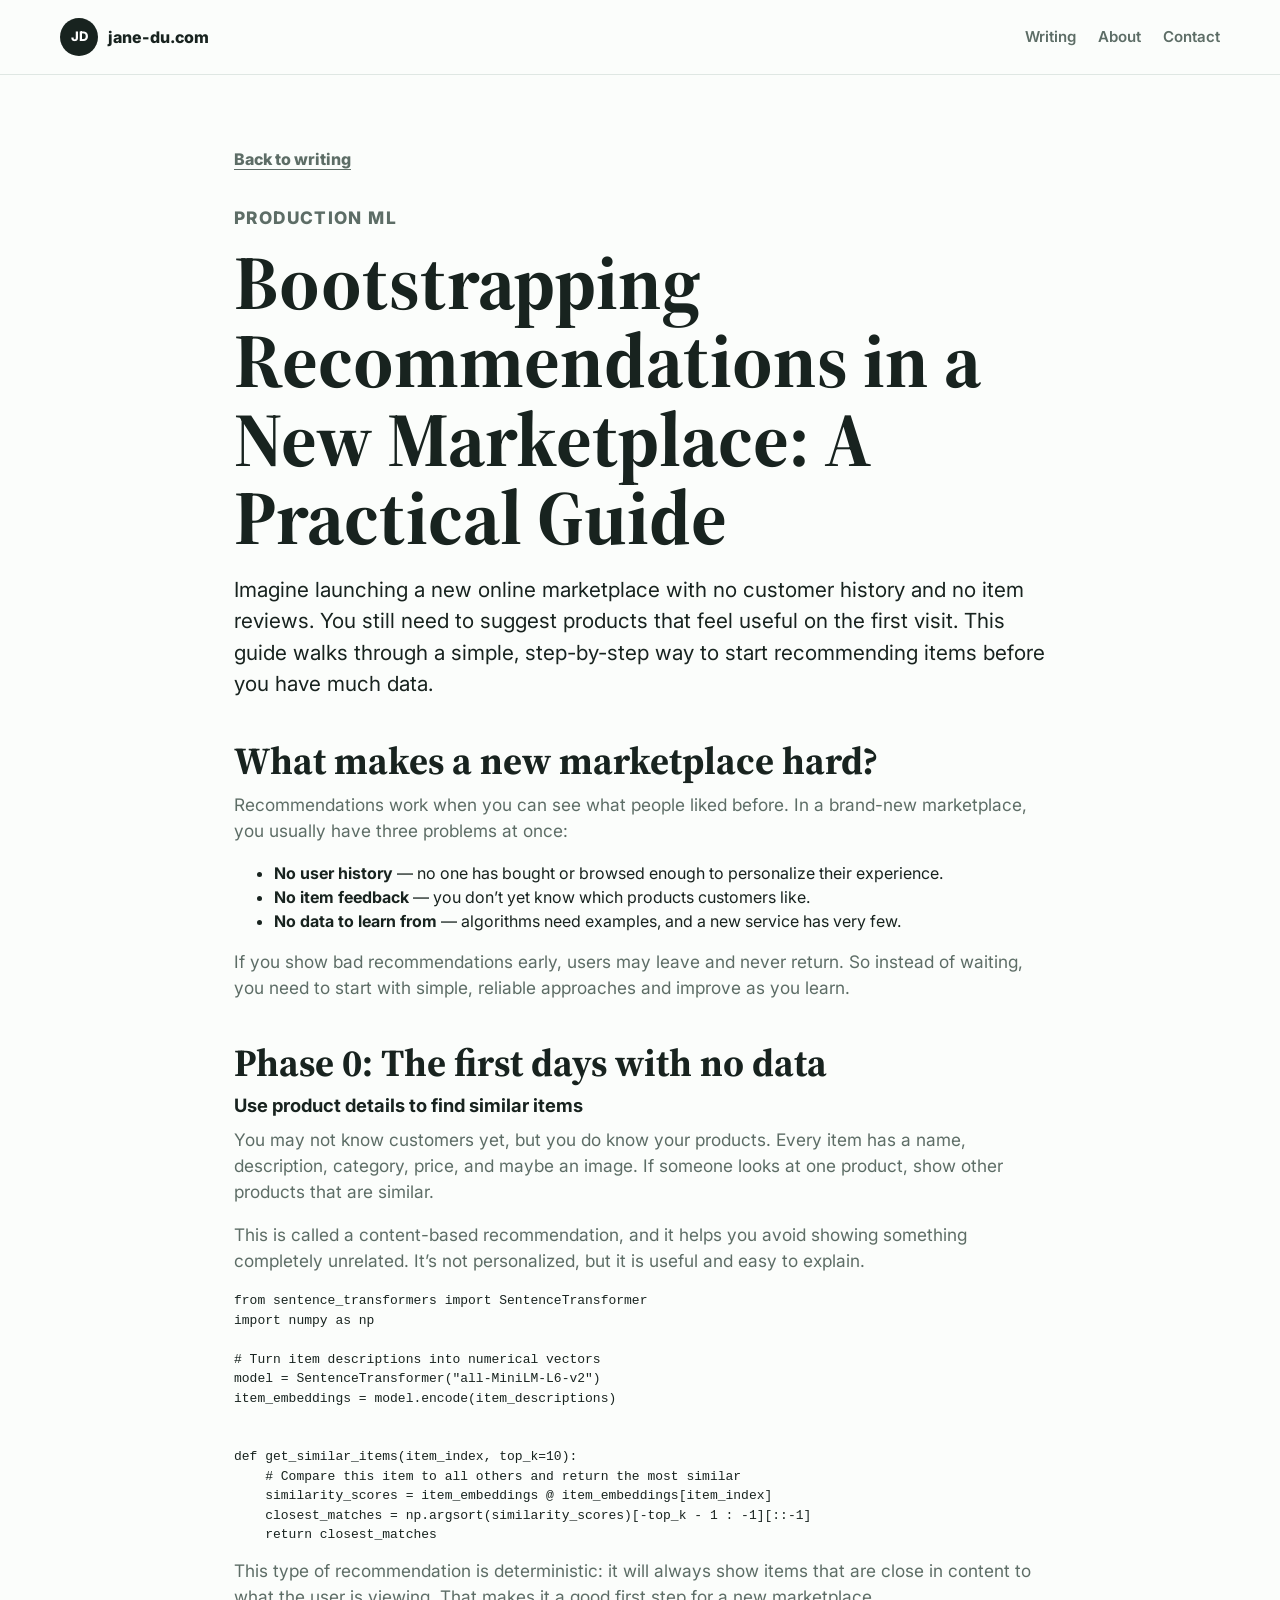
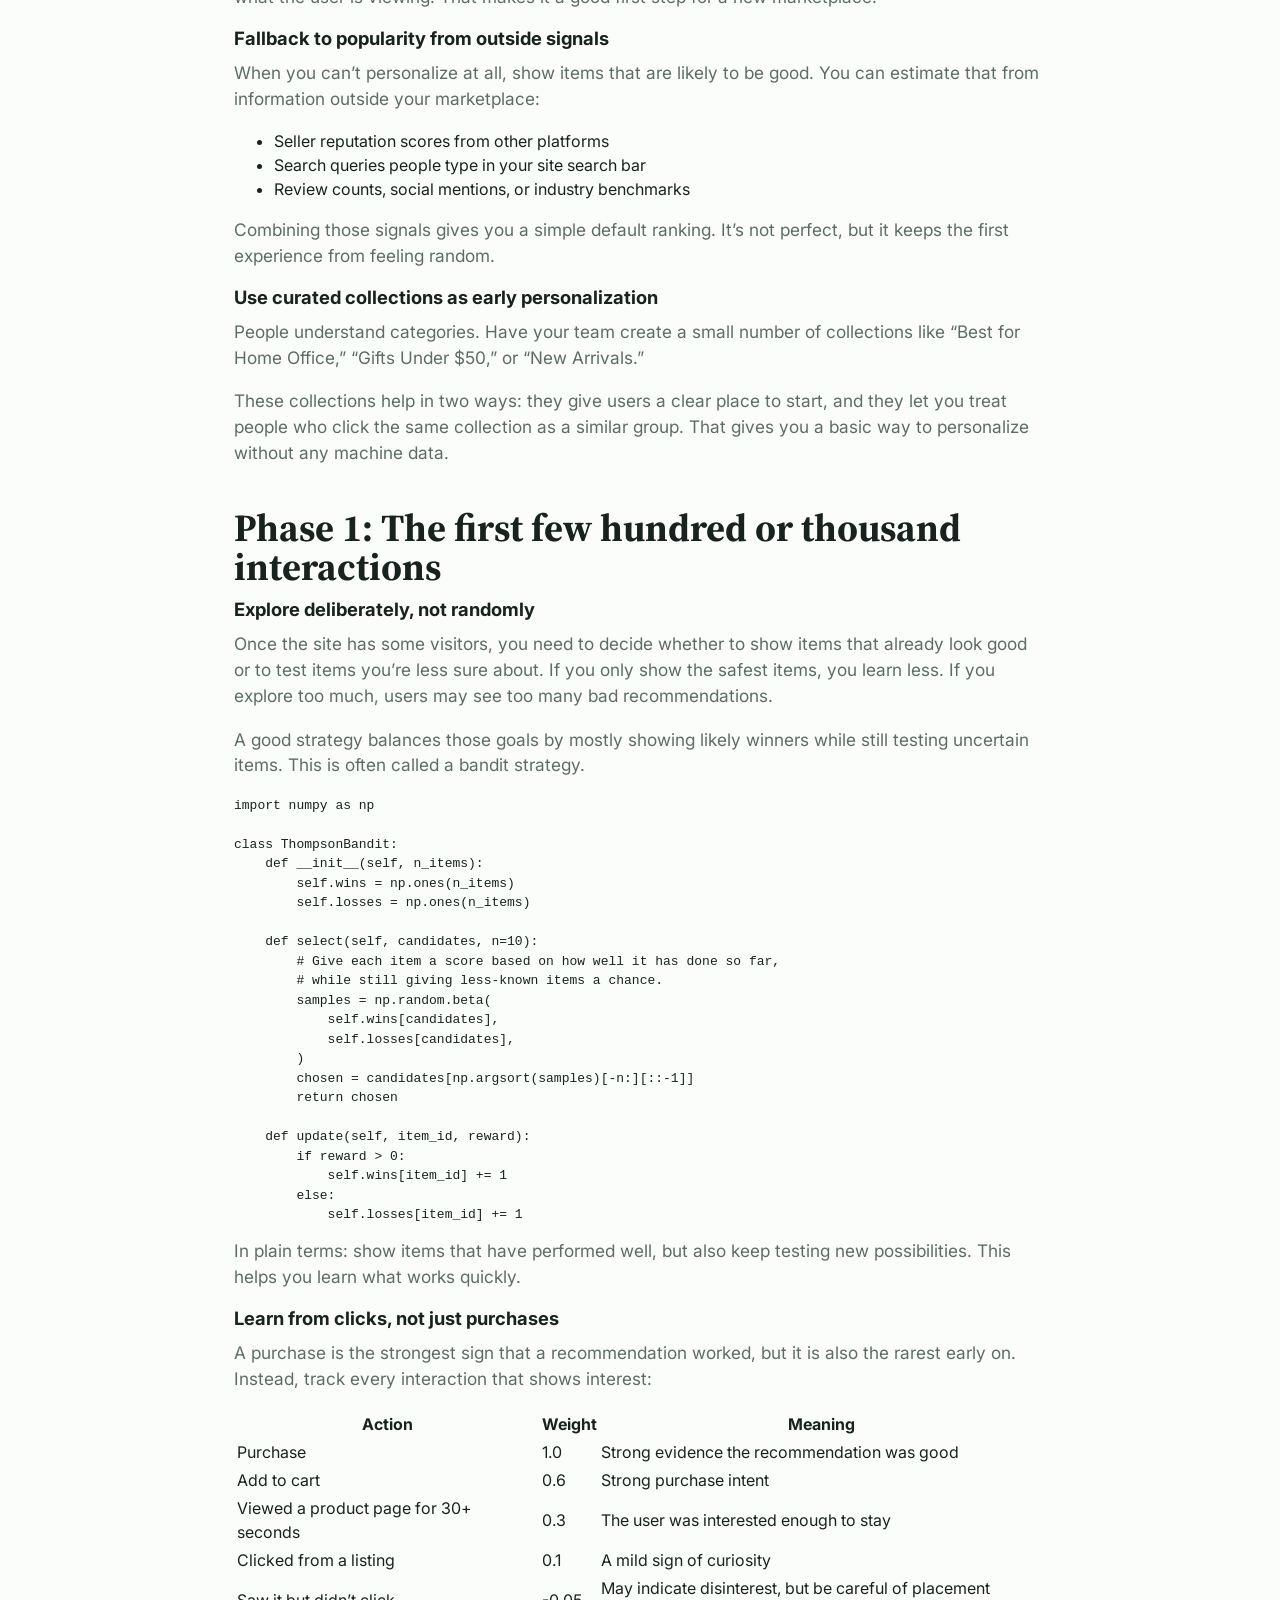
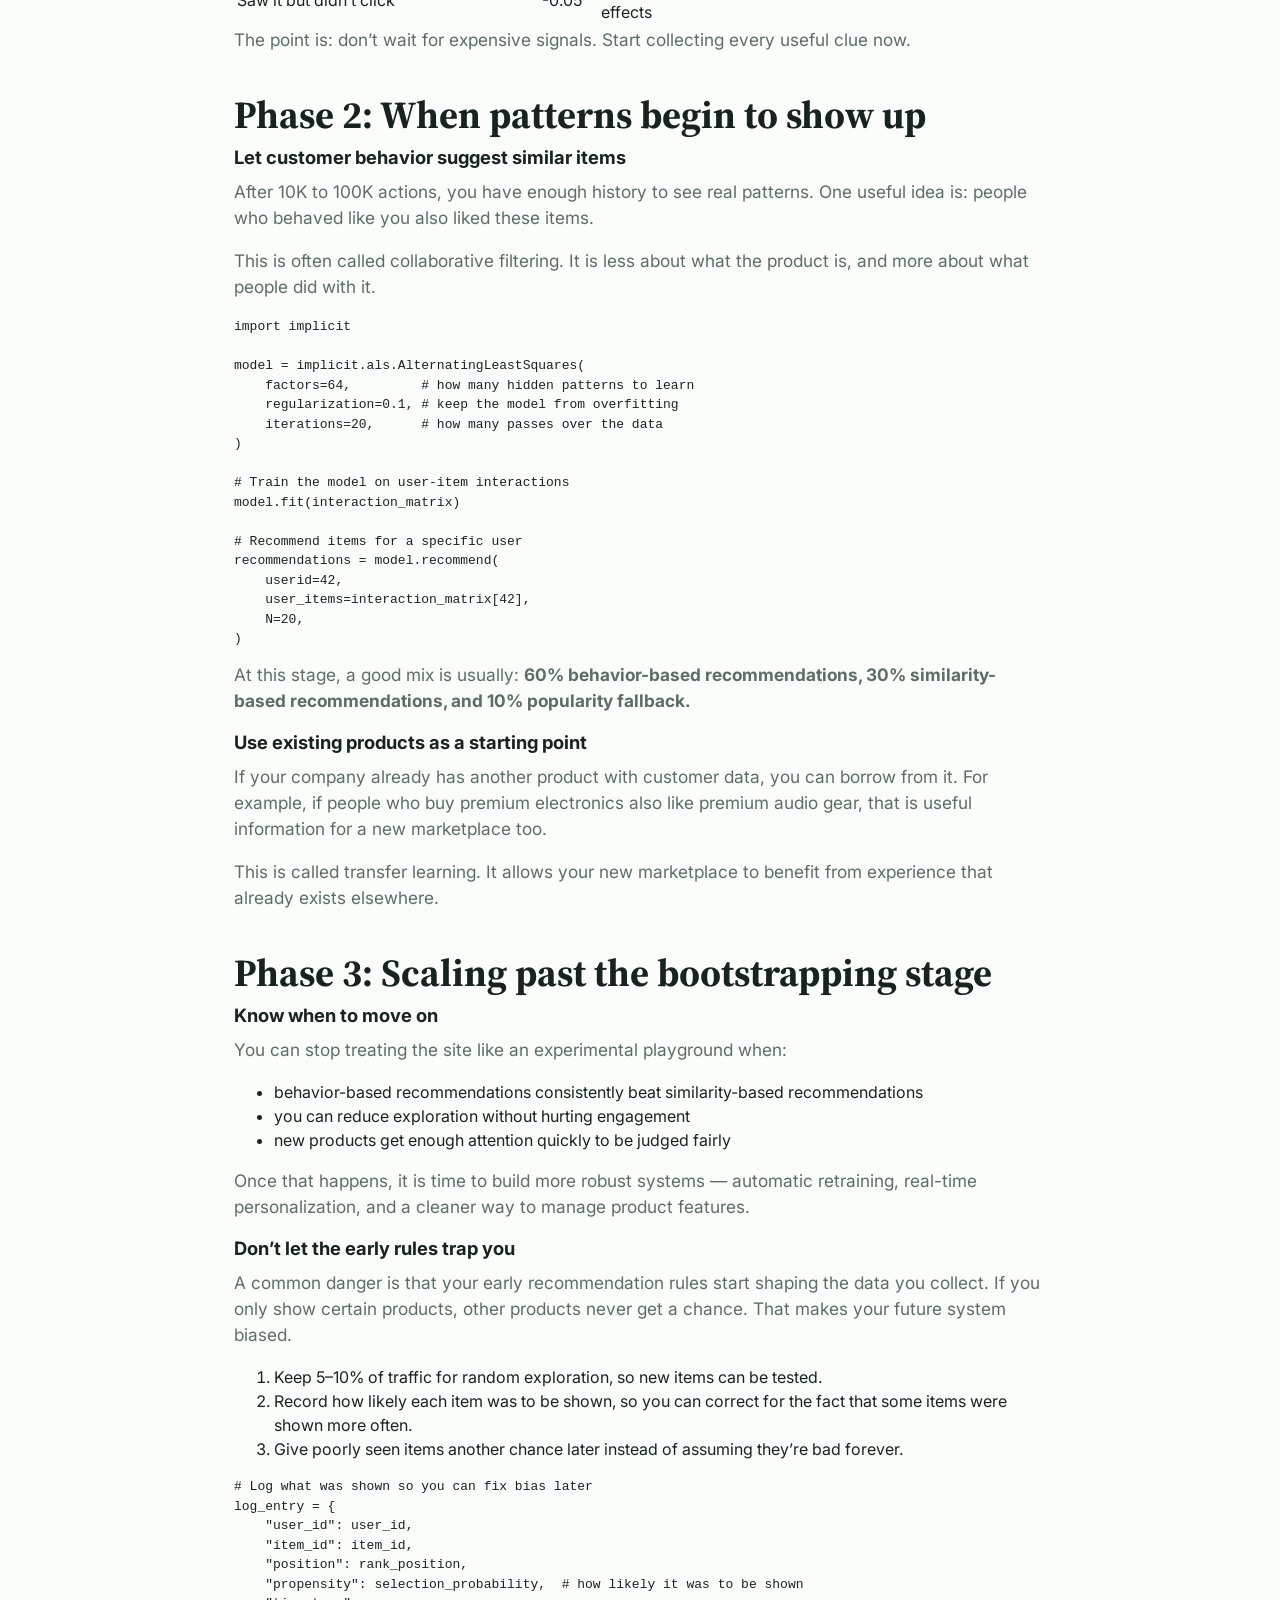
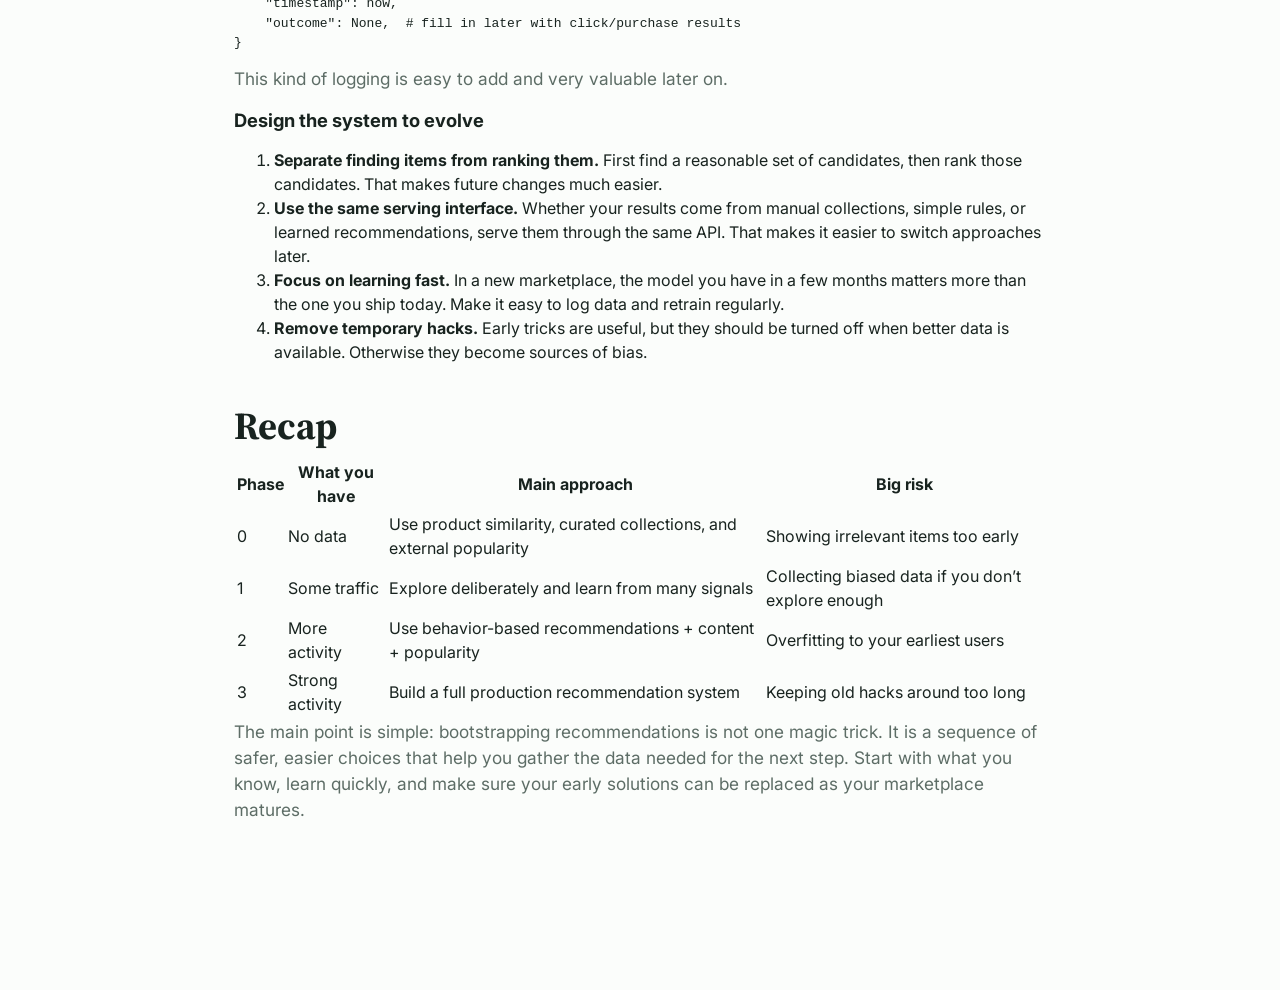
<file: posts/bootstrapping-recommendations-new-marketplace.html>
<!doctype html>
<html lang="en">
  <head>
    <meta charset="utf-8" />
    <meta name="viewport" content="width=device-width, initial-scale=1" />
    <title>Bootstrapping Recommendations in a New Marketplace | Jane Du</title>
    <meta name="description" content="A phased playbook for building recommendation systems from scratch — written for product managers, engineers, and anyone launching a new marketplace." />
    <link rel="preconnect" href="https://fonts.googleapis.com" />
    <link rel="preconnect" href="https://fonts.gstatic.com" crossorigin />
    <link
      href="https://fonts.googleapis.com/css2?family=Inter:wght@400;500;600;700;800&family=Source+Serif+4:opsz,wght@8..60,500;8..60,700&display=swap"
      rel="stylesheet"
    />
    <link rel="stylesheet" href="../styles.css" />
  </head>
  <body>
    <header class="site-header">
      <a class="brand" href="../index.html#top" aria-label="jane-du.com home">
        <span class="brand-mark">JD</span><span>jane-du.com</span>
      </a>
      <nav class="site-nav" aria-label="Primary navigation">
        <a href="../writing.html">Writing</a>
        <a href="../about.html">About</a>
        <a href="../index.html#contact">Contact</a>
      </nav>
    </header>

    <main class="article-page">
      <article class="article">
        <a class="back-link" href="../writing.html">Back to writing</a>
        <p class="eyebrow">Production ML</p>
        <h1>Bootstrapping Recommendations in a New Marketplace: A Practical Guide</h1>
        <p class="article-lede">
          Imagine launching a new online marketplace with no customer history and no item reviews.
          You still need to suggest products that feel useful on the first visit. This guide walks through
          a simple, step-by-step way to start recommending items before you have much data.
        </p>

        <h2>What makes a new marketplace hard?</h2>
        <p>
          Recommendations work when you can see what people liked before. In a brand-new marketplace, you usually
          have three problems at once:
        </p>
        <ul>
          <li><strong>No user history</strong> — no one has bought or browsed enough to personalize their experience.</li>
          <li><strong>No item feedback</strong> — you don&rsquo;t yet know which products customers like.</li>
          <li><strong>No data to learn from</strong> — algorithms need examples, and a new service has very few.</li>
        </ul>
        <p>
          If you show bad recommendations early, users may leave and never return. So instead of waiting, you need
          to start with simple, reliable approaches and improve as you learn.
        </p>

        <h2>Phase 0: The first days with no data</h2>
        <h3>Use product details to find similar items</h3>
        <p>
          You may not know customers yet, but you do know your products. Every item has a name, description, category,
          price, and maybe an image. If someone looks at one product, show other products that are similar.
        </p>
        <p>
          This is called a content-based recommendation, and it helps you avoid showing something completely unrelated.
          It&rsquo;s not personalized, but it is useful and easy to explain.
        </p>
        <pre><code class="language-python">from sentence_transformers import SentenceTransformer
import numpy as np

# Turn item descriptions into numerical vectors
model = SentenceTransformer("all-MiniLM-L6-v2")
item_embeddings = model.encode(item_descriptions)


def get_similar_items(item_index, top_k=10):
    # Compare this item to all others and return the most similar
    similarity_scores = item_embeddings @ item_embeddings[item_index]
    closest_matches = np.argsort(similarity_scores)[-top_k - 1 : -1][::-1]
    return closest_matches
</code></pre>
        <p>
          This type of recommendation is deterministic: it will always show items that are close in content to what the
          user is viewing. That makes it a good first step for a new marketplace.
        </p>

        <h3>Fallback to popularity from outside signals</h3>
        <p>
          When you can&rsquo;t personalize at all, show items that are likely to be good. You can estimate that from
          information outside your marketplace:
        </p>
        <ul>
          <li>Seller reputation scores from other platforms</li>
          <li>Search queries people type in your site search bar</li>
          <li>Review counts, social mentions, or industry benchmarks</li>
        </ul>
        <p>
          Combining those signals gives you a simple default ranking. It&rsquo;s not perfect, but it keeps the first
          experience from feeling random.
        </p>

        <h3>Use curated collections as early personalization</h3>
        <p>
          People understand categories. Have your team create a small number of collections like
          &ldquo;Best for Home Office,&rdquo; &ldquo;Gifts Under $50,&rdquo; or &ldquo;New Arrivals.&rdquo;
        </p>
        <p>
          These collections help in two ways: they give users a clear place to start, and they let you treat people who
          click the same collection as a similar group. That gives you a basic way to personalize without any machine data.
        </p>

        <h2>Phase 1: The first few hundred or thousand interactions</h2>
        <h3>Explore deliberately, not randomly</h3>
        <p>
          Once the site has some visitors, you need to decide whether to show items that already look good or to test items
          you&rsquo;re less sure about. If you only show the safest items, you learn less. If you explore too much, users may
          see too many bad recommendations.
        </p>
        <p>
          A good strategy balances those goals by mostly showing likely winners while still testing uncertain items.
          This is often called a bandit strategy.
        </p>
        <pre><code class="language-python">import numpy as np

class ThompsonBandit:
    def __init__(self, n_items):
        self.wins = np.ones(n_items)
        self.losses = np.ones(n_items)

    def select(self, candidates, n=10):
        # Give each item a score based on how well it has done so far,
        # while still giving less-known items a chance.
        samples = np.random.beta(
            self.wins[candidates],
            self.losses[candidates],
        )
        chosen = candidates[np.argsort(samples)[-n:][::-1]]
        return chosen

    def update(self, item_id, reward):
        if reward > 0:
            self.wins[item_id] += 1
        else:
            self.losses[item_id] += 1
</code></pre>
        <p>
          In plain terms: show items that have performed well, but also keep testing new possibilities. This helps you
          learn what works quickly.
        </p>

        <h3>Learn from clicks, not just purchases</h3>
        <p>
          A purchase is the strongest sign that a recommendation worked, but it is also the rarest early on. Instead,
          track every interaction that shows interest:
        </p>
        <table>
          <thead>
            <tr>
              <th>Action</th>
              <th>Weight</th>
              <th>Meaning</th>
            </tr>
          </thead>
          <tbody>
            <tr>
              <td>Purchase</td>
              <td>1.0</td>
              <td>Strong evidence the recommendation was good</td>
            </tr>
            <tr>
              <td>Add to cart</td>
              <td>0.6</td>
              <td>Strong purchase intent</td>
            </tr>
            <tr>
              <td>Viewed a product page for 30+ seconds</td>
              <td>0.3</td>
              <td>The user was interested enough to stay</td>
            </tr>
            <tr>
              <td>Clicked from a listing</td>
              <td>0.1</td>
              <td>A mild sign of curiosity</td>
            </tr>
            <tr>
              <td>Saw it but didn&rsquo;t click</td>
              <td>-0.05</td>
              <td>May indicate disinterest, but be careful of placement effects</td>
            </tr>
          </tbody>
        </table>
        <p>
          The point is: don&rsquo;t wait for expensive signals. Start collecting every useful clue now.
        </p>

        <h2>Phase 2: When patterns begin to show up</h2>
        <h3>Let customer behavior suggest similar items</h3>
        <p>
          After 10K to 100K actions, you have enough history to see real patterns. One useful idea is:
          people who behaved like you also liked these items.
        </p>
        <p>
          This is often called collaborative filtering. It is less about what the product is, and more about what people
          did with it.
        </p>
        <pre><code class="language-python">import implicit

model = implicit.als.AlternatingLeastSquares(
    factors=64,         # how many hidden patterns to learn
    regularization=0.1, # keep the model from overfitting
    iterations=20,      # how many passes over the data
)

# Train the model on user-item interactions
model.fit(interaction_matrix)

# Recommend items for a specific user
recommendations = model.recommend(
    userid=42,
    user_items=interaction_matrix[42],
    N=20,
)
</code></pre>
        <p>
          At this stage, a good mix is usually:
          <strong>60% behavior-based recommendations, 30% similarity-based recommendations, and 10% popularity fallback.</strong>
        </p>

        <h3>Use existing products as a starting point</h3>
        <p>
          If your company already has another product with customer data, you can borrow from it.
          For example, if people who buy premium electronics also like premium audio gear, that is useful
          information for a new marketplace too.
        </p>
        <p>
          This is called transfer learning. It allows your new marketplace to benefit from experience
          that already exists elsewhere.
        </p>

        <h2>Phase 3: Scaling past the bootstrapping stage</h2>
        <h3>Know when to move on</h3>
        <p>
          You can stop treating the site like an experimental playground when:
        </p>
        <ul>
          <li>behavior-based recommendations consistently beat similarity-based recommendations</li>
          <li>you can reduce exploration without hurting engagement</li>
          <li>new products get enough attention quickly to be judged fairly</li>
        </ul>
        <p>
          Once that happens, it is time to build more robust systems — automatic retraining, real-time personalization,
          and a cleaner way to manage product features.
        </p>

        <h3>Don&rsquo;t let the early rules trap you</h3>
        <p>
          A common danger is that your early recommendation rules start shaping the data you collect. If you only show
          certain products, other products never get a chance. That makes your future system biased.
        </p>
        <ol>
          <li>Keep 5–10% of traffic for random exploration, so new items can be tested.</li>
          <li>Record how likely each item was to be shown, so you can correct for the fact that some items were shown more often.</li>
          <li>Give poorly seen items another chance later instead of assuming they&rsquo;re bad forever.</li>
        </ol>
        <pre><code class="language-python"># Log what was shown so you can fix bias later
log_entry = {
    "user_id": user_id,
    "item_id": item_id,
    "position": rank_position,
    "propensity": selection_probability,  # how likely it was to be shown
    "timestamp": now,
    "outcome": None,  # fill in later with click/purchase results
}
</code></pre>
        <p>
          This kind of logging is easy to add and very valuable later on.
        </p>

        <h3>Design the system to evolve</h3>
        <ol>
          <li><strong>Separate finding items from ranking them.</strong> First find a reasonable set of candidates, then rank those candidates.
              That makes future changes much easier.</li>
          <li><strong>Use the same serving interface.</strong> Whether your results come from manual collections, simple rules, or learned recommendations,
              serve them through the same API. That makes it easier to switch approaches later.</li>
          <li><strong>Focus on learning fast.</strong> In a new marketplace, the model you have in a few months matters more than the one you ship today.
              Make it easy to log data and retrain regularly.</li>
          <li><strong>Remove temporary hacks.</strong> Early tricks are useful, but they should be turned off when better data is available.
              Otherwise they become sources of bias.</li>
        </ol>

        <h2>Recap</h2>
        <table>
          <thead>
            <tr>
              <th>Phase</th>
              <th>What you have</th>
              <th>Main approach</th>
              <th>Big risk</th>
            </tr>
          </thead>
          <tbody>
            <tr>
              <td>0</td>
              <td>No data</td>
              <td>Use product similarity, curated collections, and external popularity</td>
              <td>Showing irrelevant items too early</td>
            </tr>
            <tr>
              <td>1</td>
              <td>Some traffic</td>
              <td>Explore deliberately and learn from many signals</td>
              <td>Collecting biased data if you don&rsquo;t explore enough</td>
            </tr>
            <tr>
              <td>2</td>
              <td>More activity</td>
              <td>Use behavior-based recommendations + content + popularity</td>
              <td>Overfitting to your earliest users</td>
            </tr>
            <tr>
              <td>3</td>
              <td>Strong activity</td>
              <td>Build a full production recommendation system</td>
              <td>Keeping old hacks around too long</td>
            </tr>
          </tbody>
        </table>
        <p>
          The main point is simple: bootstrapping recommendations is not one magic trick. It is a sequence of safer,
          easier choices that help you gather the data needed for the next step. Start with what you know, learn quickly,
          and make sure your early solutions can be replaced as your marketplace matures.
        </p>
</article>
    </main>
  </body>
</html>
</file>
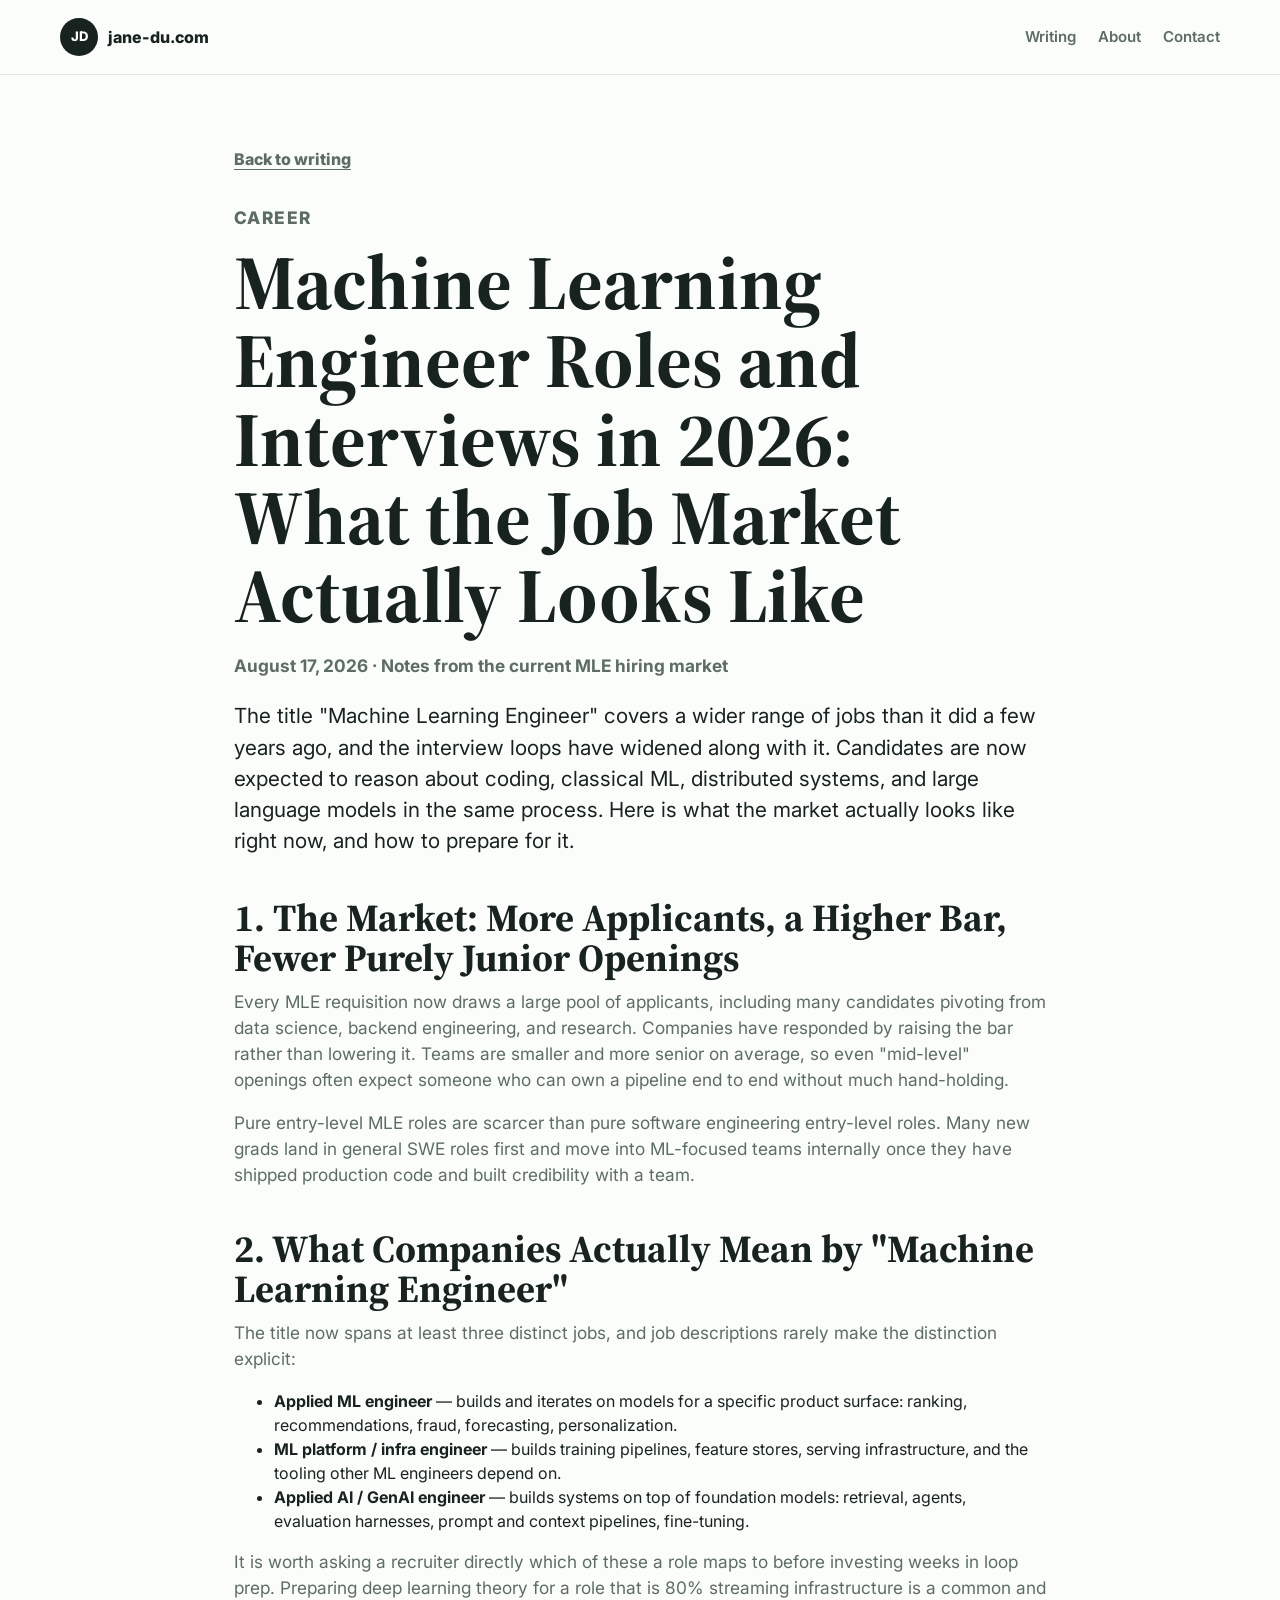
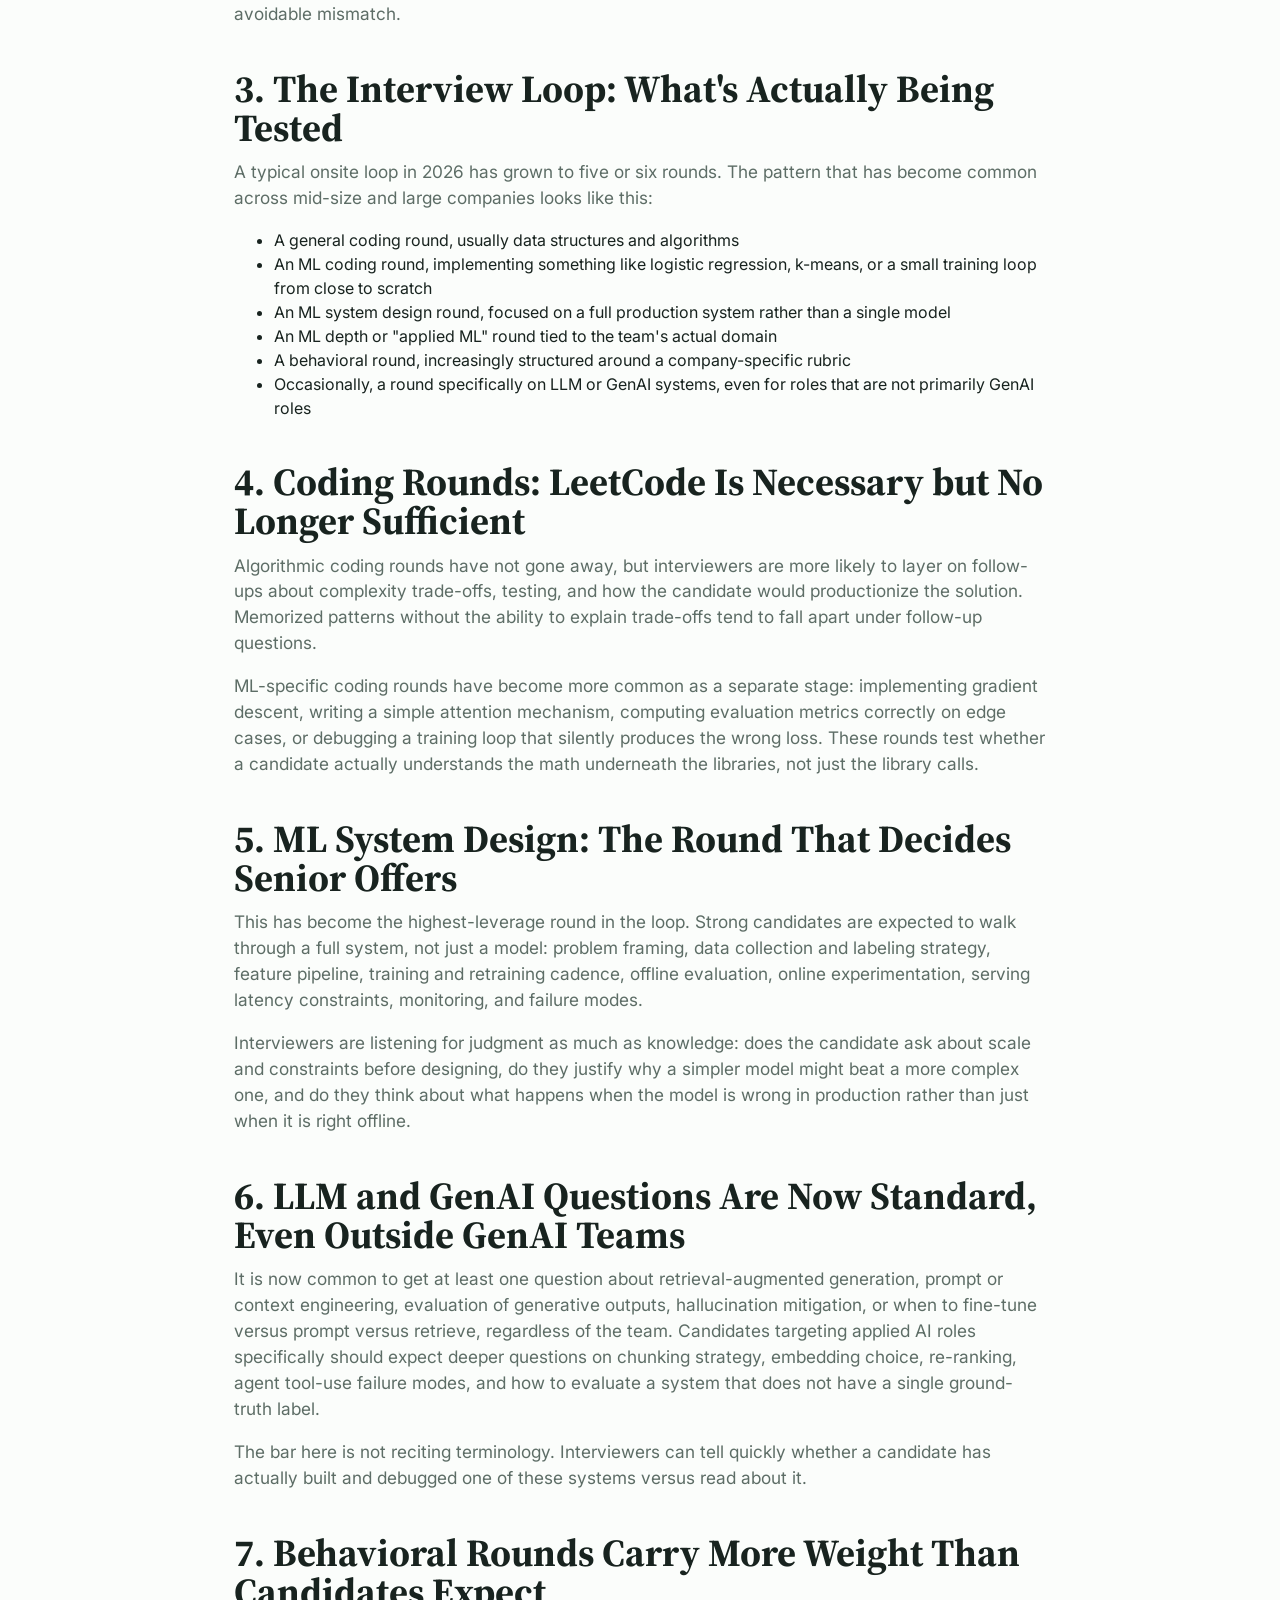
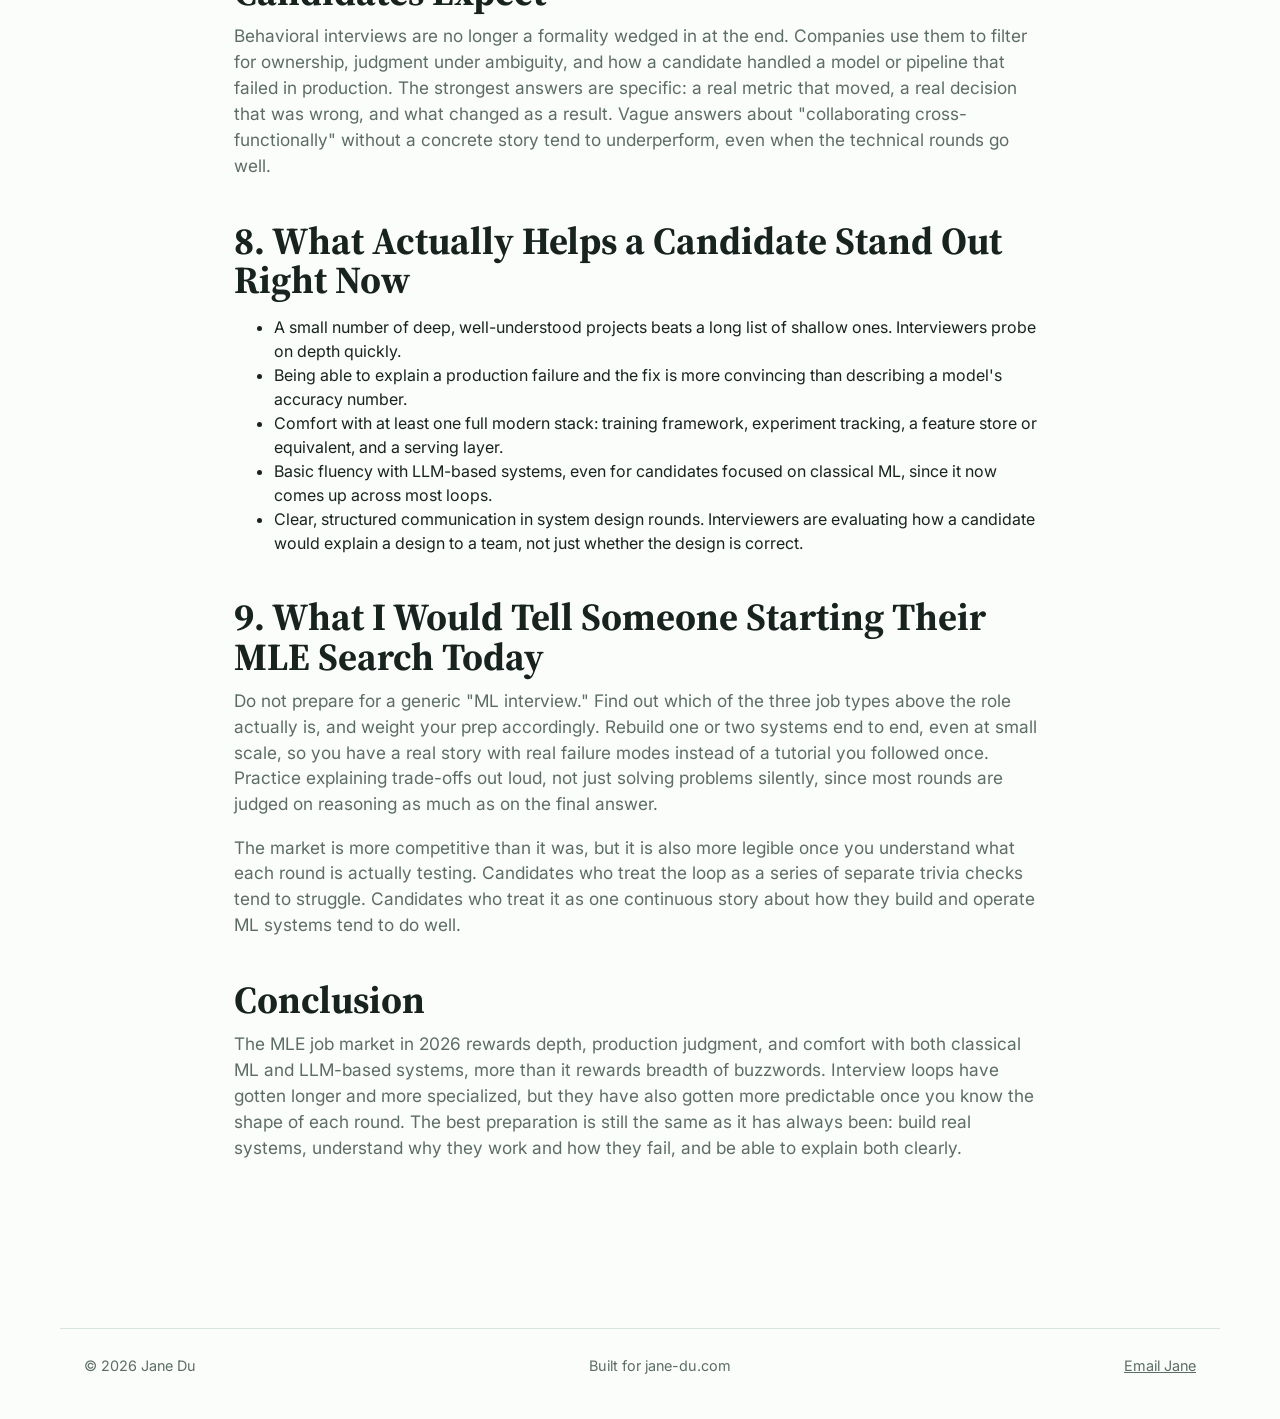
<file: posts/ml-engineer-job-market-interviews-2026.html>
<!doctype html>
<html lang="en">
  <head>
    <meta charset="utf-8" />
    <meta name="viewport" content="width=device-width, initial-scale=1" />
    <title>Machine Learning Engineer Roles and Interviews in 2026: What the Job Market Actually Looks Like</title>
    <meta
      name="description"
      content="A practical look at how Machine Learning Engineer hiring has changed, what interview loops test for now, and how candidates should prepare in the current market."
    />
    <link rel="preconnect" href="https://fonts.googleapis.com" />
    <link rel="preconnect" href="https://fonts.gstatic.com" crossorigin />
    <link
      href="https://fonts.googleapis.com/css2?family=Inter:wght@400;500;600;700;800&family=Source+Serif+4:opsz,wght@8..60,500;8..60,700&display=swap"
      rel="stylesheet"
    />
    <link rel="stylesheet" href="../styles.css" />
  </head>
  <body>
    <header class="site-header">
      <a class="brand" href="../index.html" aria-label="jane-du.com home">
        <span class="brand-mark">JD</span>
        <span>jane-du.com</span>
      </a>
      <nav class="site-nav" aria-label="Primary navigation">
        <a href="../writing.html">Writing</a>
        <a href="../about.html">About</a>
        <a href="../index.html#contact">Contact</a>
      </nav>
    </header>

    <main class="article-page">
      <article class="article">
        <a class="back-link" href="../writing.html">Back to writing</a>
        <p class="eyebrow">Career</p>
        <h1>Machine Learning Engineer Roles and Interviews in 2026: What the Job Market Actually Looks Like</h1>
        <p class="post-meta">August 17, 2026 &middot; Notes from the current MLE hiring market</p>

        <p class="article-lede">
          The title "Machine Learning Engineer" covers a wider range of jobs than it did a few years ago, and the interview loops have widened along with it. Candidates are now expected to reason about coding, classical ML, distributed systems, and large language models in the same process. Here is what the market actually looks like right now, and how to prepare for it.
        </p>

        <section>
          <h2>1. The Market: More Applicants, a Higher Bar, Fewer Purely Junior Openings</h2>
          <p>
            Every MLE requisition now draws a large pool of applicants, including many candidates pivoting from data science, backend engineering, and research. Companies have responded by raising the bar rather than lowering it. Teams are smaller and more senior on average, so even "mid-level" openings often expect someone who can own a pipeline end to end without much hand-holding.
          </p>
          <p>
            Pure entry-level MLE roles are scarcer than pure software engineering entry-level roles. Many new grads land in general SWE roles first and move into ML-focused teams internally once they have shipped production code and built credibility with a team.
          </p>
        </section>

        <section>
          <h2>2. What Companies Actually Mean by "Machine Learning Engineer"</h2>
          <p>
            The title now spans at least three distinct jobs, and job descriptions rarely make the distinction explicit:
          </p>
          <ul>
            <li><strong>Applied ML engineer</strong> — builds and iterates on models for a specific product surface: ranking, recommendations, fraud, forecasting, personalization.</li>
            <li><strong>ML platform / infra engineer</strong> — builds training pipelines, feature stores, serving infrastructure, and the tooling other ML engineers depend on.</li>
            <li><strong>Applied AI / GenAI engineer</strong> — builds systems on top of foundation models: retrieval, agents, evaluation harnesses, prompt and context pipelines, fine-tuning.</li>
          </ul>
          <p>
            It is worth asking a recruiter directly which of these a role maps to before investing weeks in loop prep. Preparing deep learning theory for a role that is 80% streaming infrastructure is a common and avoidable mismatch.
          </p>
        </section>

        <section>
          <h2>3. The Interview Loop: What's Actually Being Tested</h2>
          <p>
            A typical onsite loop in 2026 has grown to five or six rounds. The pattern that has become common across mid-size and large companies looks like this:
          </p>
          <ul>
            <li>A general coding round, usually data structures and algorithms</li>
            <li>An ML coding round, implementing something like logistic regression, k-means, or a small training loop from close to scratch</li>
            <li>An ML system design round, focused on a full production system rather than a single model</li>
            <li>An ML depth or "applied ML" round tied to the team's actual domain</li>
            <li>A behavioral round, increasingly structured around a company-specific rubric</li>
            <li>Occasionally, a round specifically on LLM or GenAI systems, even for roles that are not primarily GenAI roles</li>
          </ul>
        </section>

        <section>
          <h2>4. Coding Rounds: LeetCode Is Necessary but No Longer Sufficient</h2>
          <p>
            Algorithmic coding rounds have not gone away, but interviewers are more likely to layer on follow-ups about complexity trade-offs, testing, and how the candidate would productionize the solution. Memorized patterns without the ability to explain trade-offs tend to fall apart under follow-up questions.
          </p>
          <p>
            ML-specific coding rounds have become more common as a separate stage: implementing gradient descent, writing a simple attention mechanism, computing evaluation metrics correctly on edge cases, or debugging a training loop that silently produces the wrong loss. These rounds test whether a candidate actually understands the math underneath the libraries, not just the library calls.
          </p>
        </section>

        <section>
          <h2>5. ML System Design: The Round That Decides Senior Offers</h2>
          <p>
            This has become the highest-leverage round in the loop. Strong candidates are expected to walk through a full system, not just a model: problem framing, data collection and labeling strategy, feature pipeline, training and retraining cadence, offline evaluation, online experimentation, serving latency constraints, monitoring, and failure modes.
          </p>
          <p>
            Interviewers are listening for judgment as much as knowledge: does the candidate ask about scale and constraints before designing, do they justify why a simpler model might beat a more complex one, and do they think about what happens when the model is wrong in production rather than just when it is right offline.
          </p>
        </section>

        <section>
          <h2>6. LLM and GenAI Questions Are Now Standard, Even Outside GenAI Teams</h2>
          <p>
            It is now common to get at least one question about retrieval-augmented generation, prompt or context engineering, evaluation of generative outputs, hallucination mitigation, or when to fine-tune versus prompt versus retrieve, regardless of the team. Candidates targeting applied AI roles specifically should expect deeper questions on chunking strategy, embedding choice, re-ranking, agent tool-use failure modes, and how to evaluate a system that does not have a single ground-truth label.
          </p>
          <p>
            The bar here is not reciting terminology. Interviewers can tell quickly whether a candidate has actually built and debugged one of these systems versus read about it.
          </p>
        </section>

        <section>
          <h2>7. Behavioral Rounds Carry More Weight Than Candidates Expect</h2>
          <p>
            Behavioral interviews are no longer a formality wedged in at the end. Companies use them to filter for ownership, judgment under ambiguity, and how a candidate handled a model or pipeline that failed in production. The strongest answers are specific: a real metric that moved, a real decision that was wrong, and what changed as a result. Vague answers about "collaborating cross-functionally" without a concrete story tend to underperform, even when the technical rounds go well.
          </p>
        </section>

        <section>
          <h2>8. What Actually Helps a Candidate Stand Out Right Now</h2>
          <ul>
            <li>A small number of deep, well-understood projects beats a long list of shallow ones. Interviewers probe on depth quickly.</li>
            <li>Being able to explain a production failure and the fix is more convincing than describing a model's accuracy number.</li>
            <li>Comfort with at least one full modern stack: training framework, experiment tracking, a feature store or equivalent, and a serving layer.</li>
            <li>Basic fluency with LLM-based systems, even for candidates focused on classical ML, since it now comes up across most loops.</li>
            <li>Clear, structured communication in system design rounds. Interviewers are evaluating how a candidate would explain a design to a team, not just whether the design is correct.</li>
          </ul>
        </section>

        <section>
          <h2>9. What I Would Tell Someone Starting Their MLE Search Today</h2>
          <p>
            Do not prepare for a generic "ML interview." Find out which of the three job types above the role actually is, and weight your prep accordingly. Rebuild one or two systems end to end, even at small scale, so you have a real story with real failure modes instead of a tutorial you followed once. Practice explaining trade-offs out loud, not just solving problems silently, since most rounds are judged on reasoning as much as on the final answer.
          </p>
          <p>
            The market is more competitive than it was, but it is also more legible once you understand what each round is actually testing. Candidates who treat the loop as a series of separate trivia checks tend to struggle. Candidates who treat it as one continuous story about how they build and operate ML systems tend to do well.
          </p>
        </section>

        <section>
          <h2>Conclusion</h2>
          <p>
            The MLE job market in 2026 rewards depth, production judgment, and comfort with both classical ML and LLM-based systems, more than it rewards breadth of buzzwords. Interview loops have gotten longer and more specialized, but they have also gotten more predictable once you know the shape of each round. The best preparation is still the same as it has always been: build real systems, understand why they work and how they fail, and be able to explain both clearly.
          </p>
        </section>
      </article>
    </main>

    <footer class="site-footer">
      <span>&copy; 2026 Jane Du</span>
      <span>Built for jane-du.com</span>
      <a href="mailto:jane@jane-du.com">Email Jane</a>
    </footer>

    <script src="../script.js"></script>
  </body>
</html>
</file>
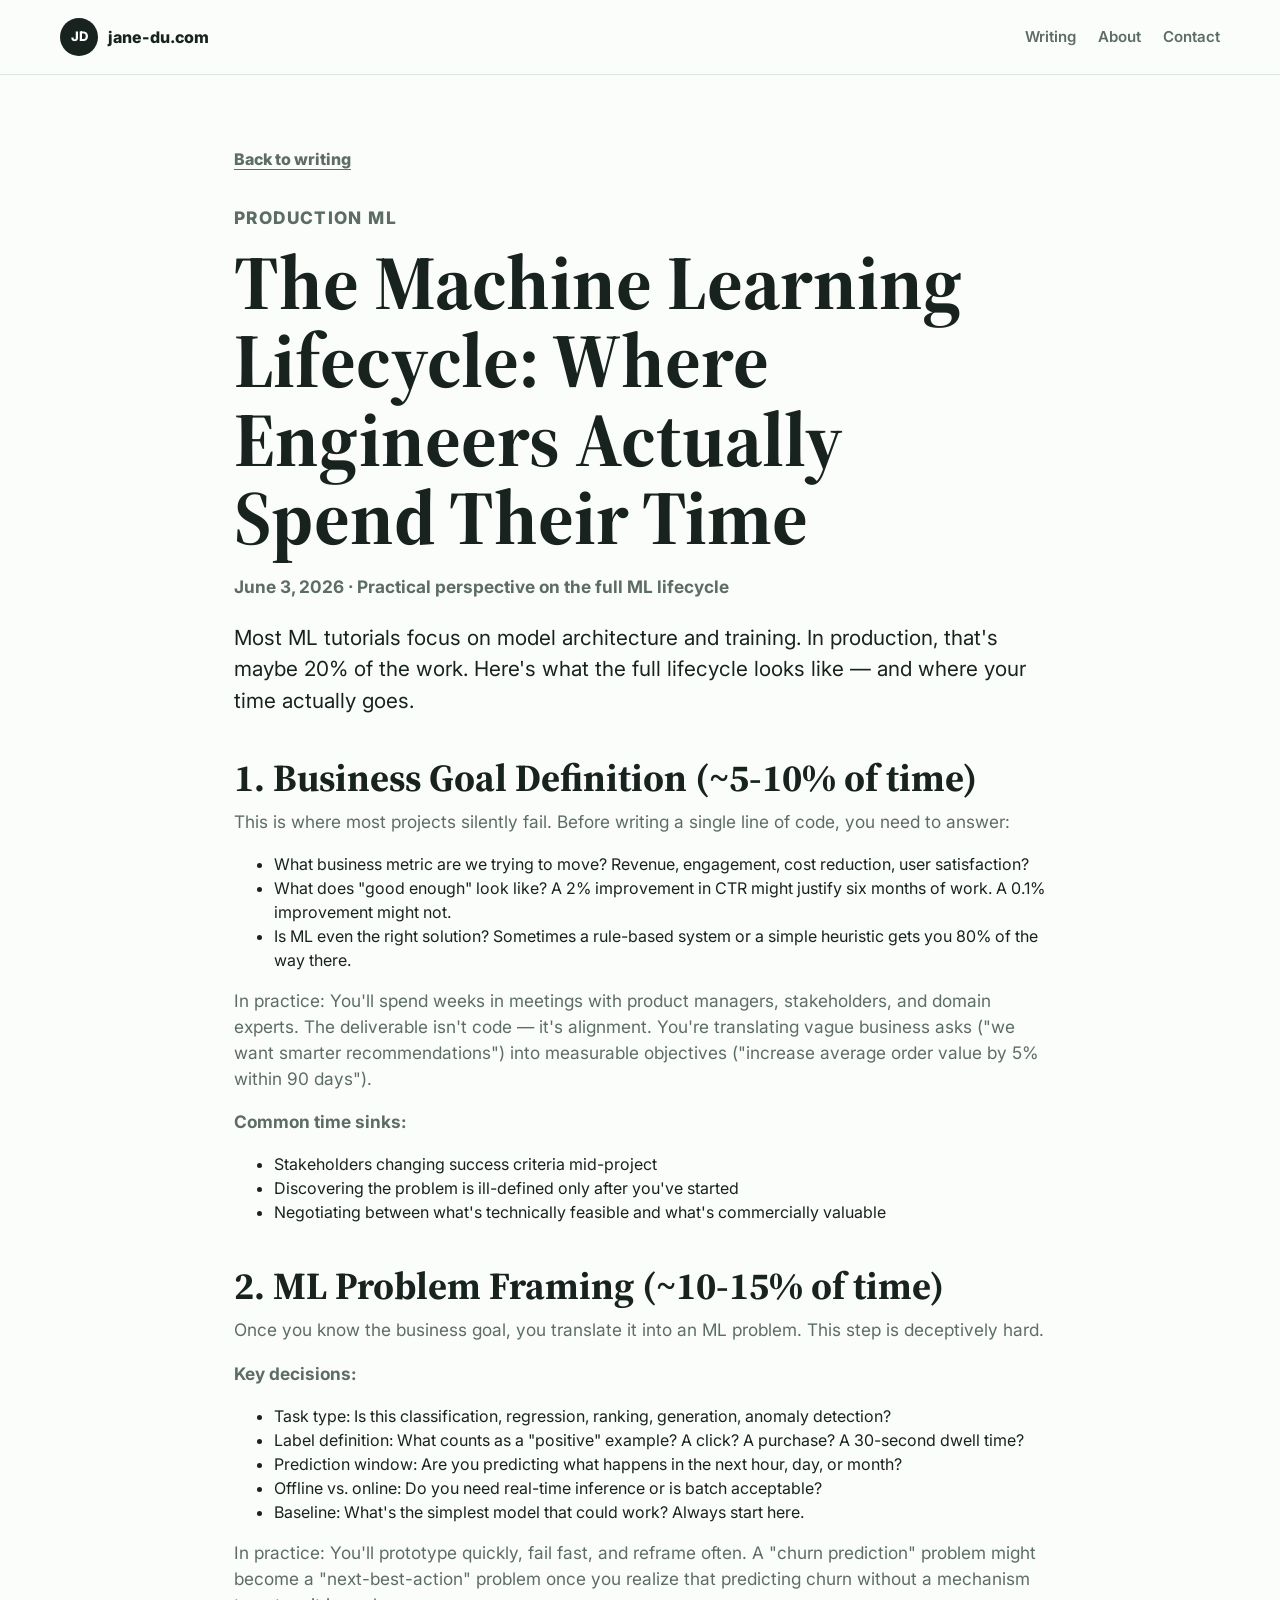
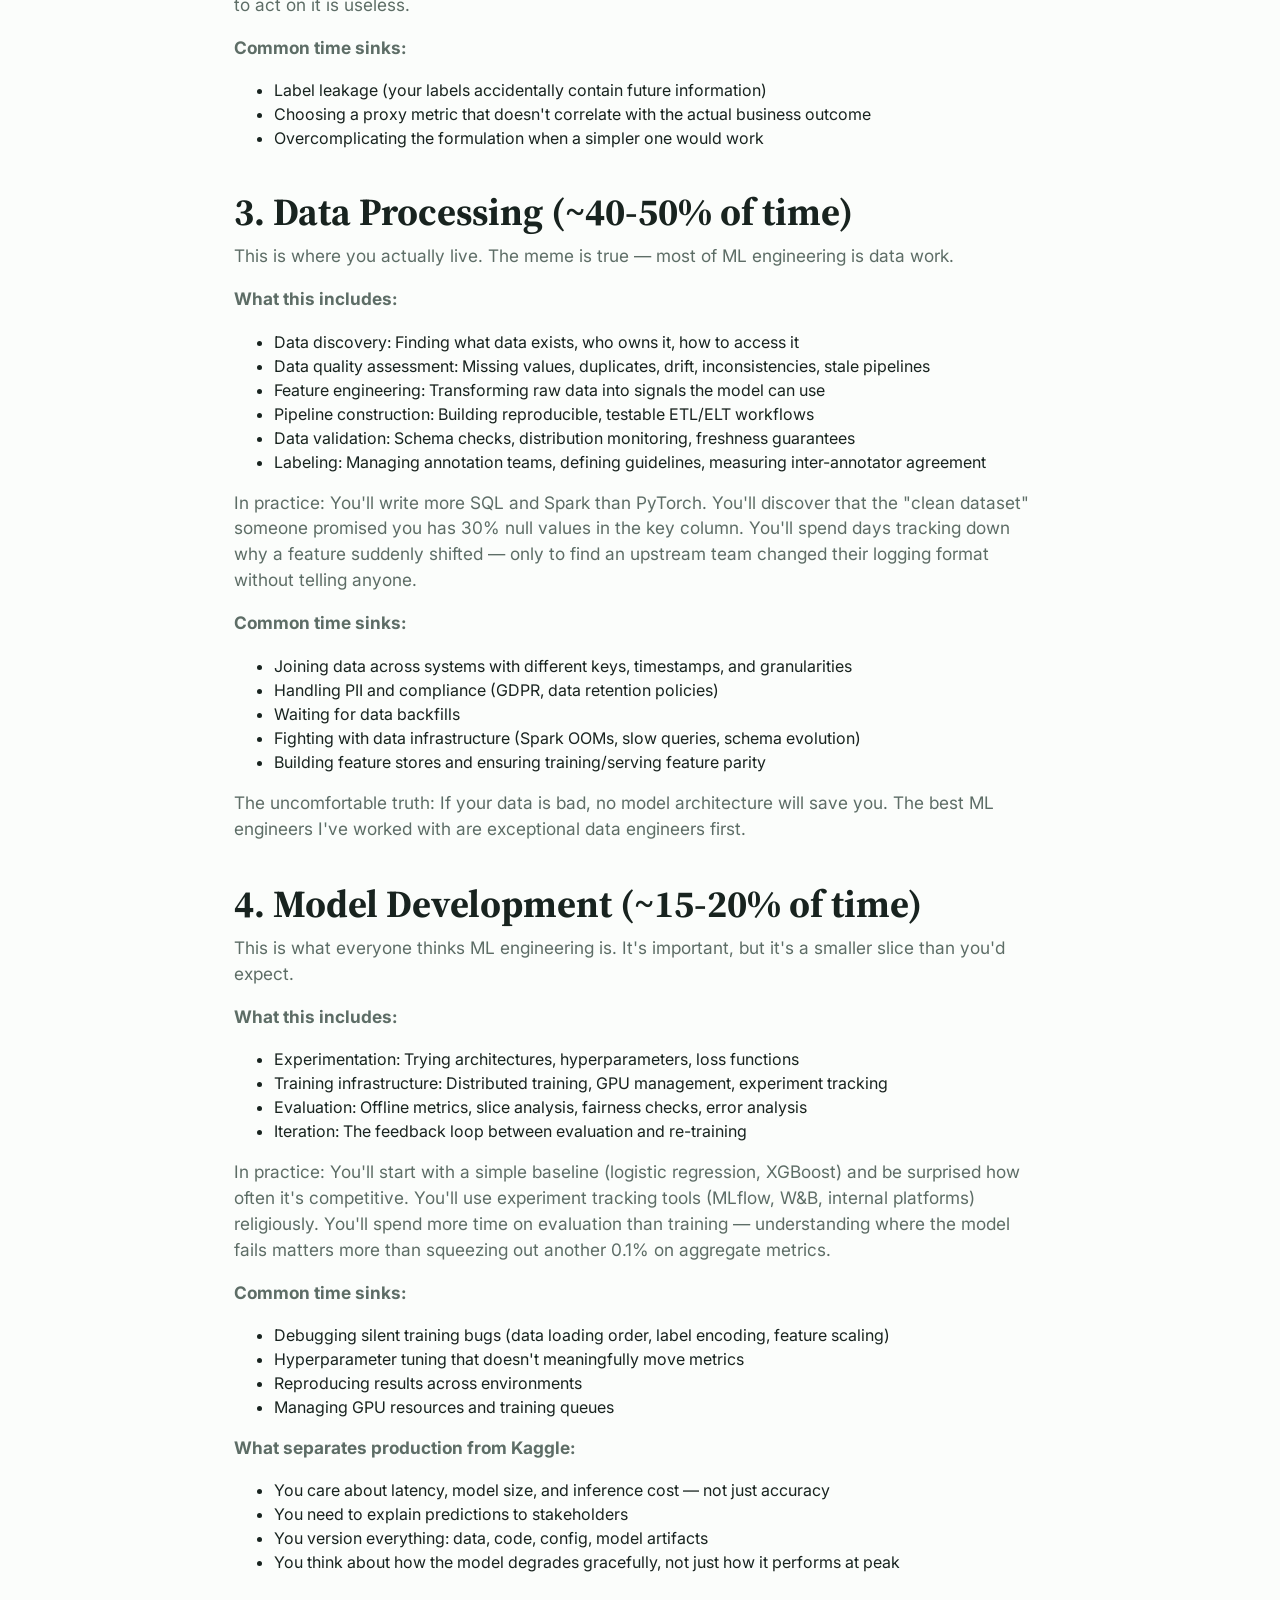
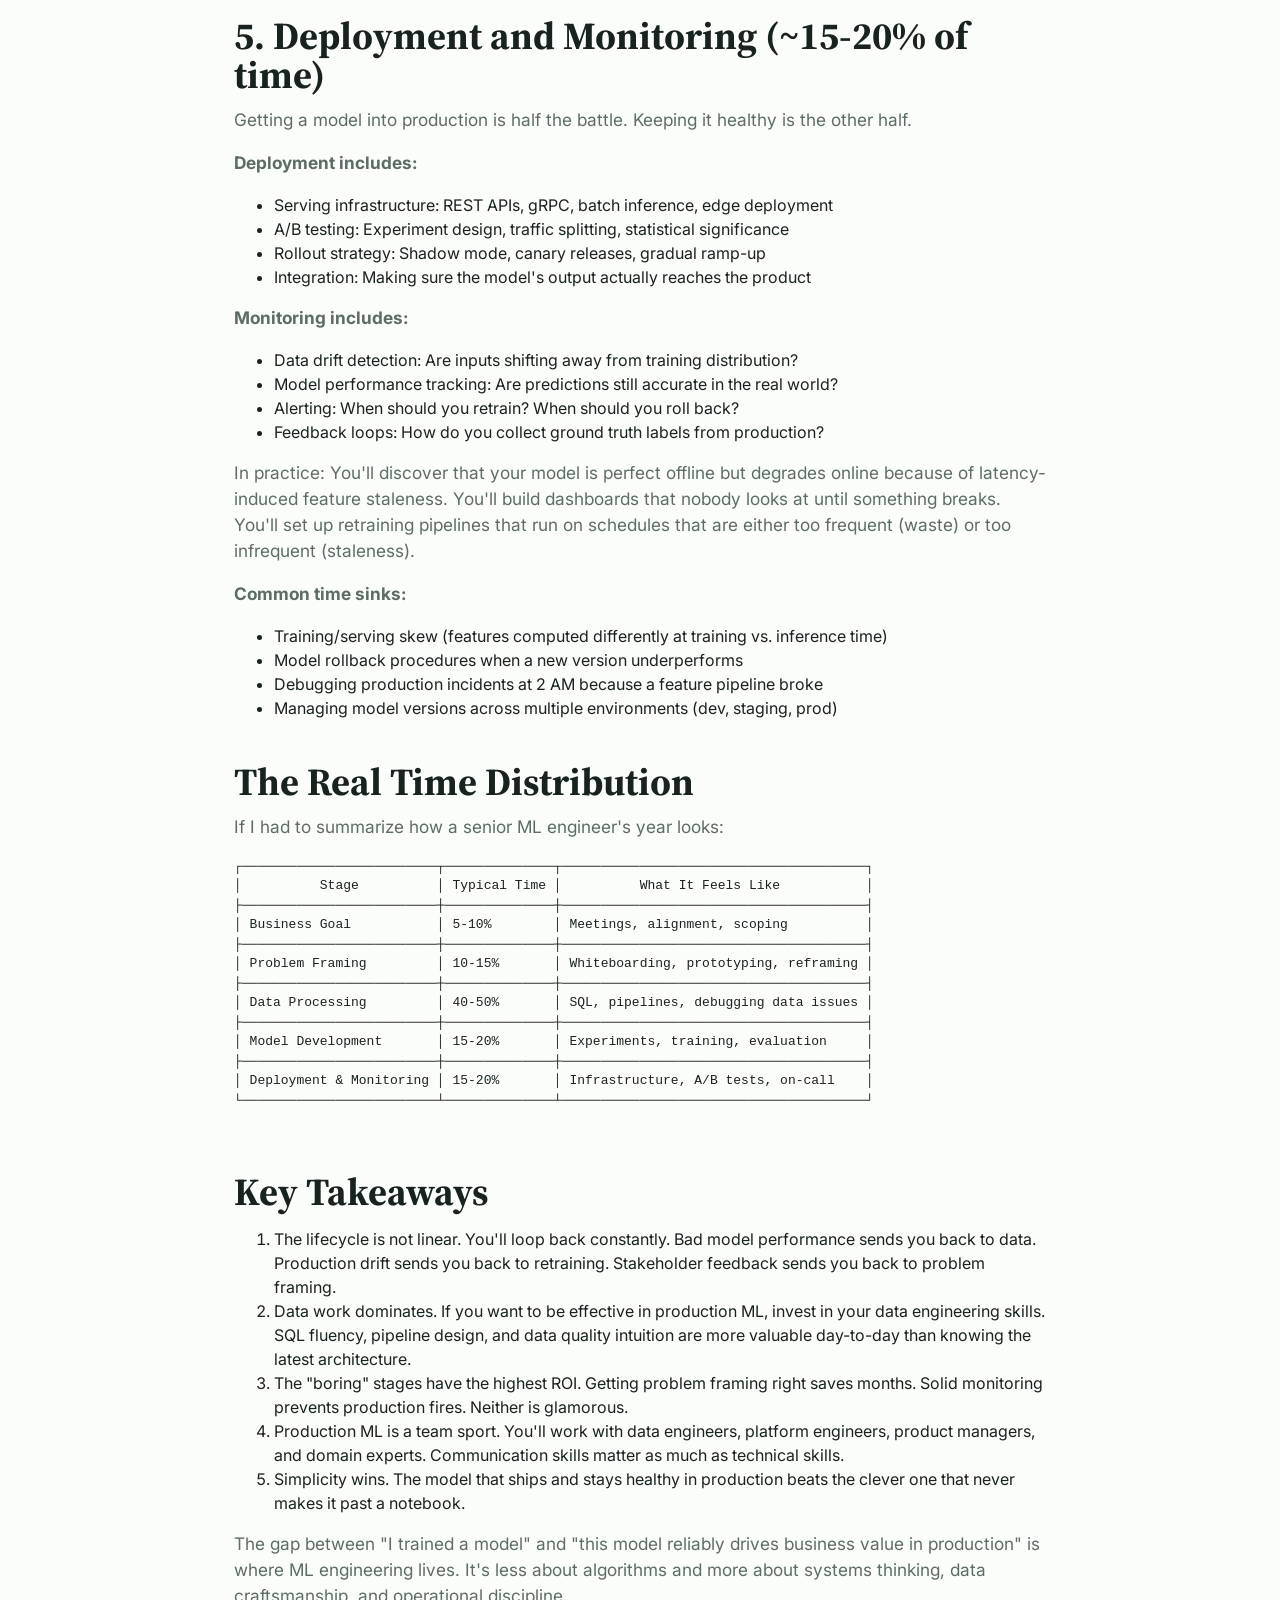
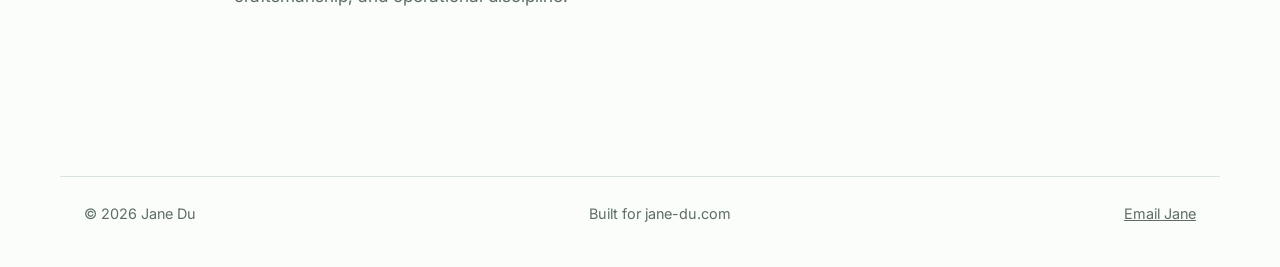
<file: posts/ml-lifecycle-engineers-time.html>
<!doctype html>
<html lang="en">
  <head>
    <meta charset="utf-8" />
    <meta name="viewport" content="width=device-width, initial-scale=1" />
    <title>The Machine Learning Lifecycle: Where Engineers Actually Spend Their Time</title>
    <meta
      name="description"
      content="A practical view of the full ML lifecycle and where production engineers invest their time beyond model training."
    />
    <link rel="preconnect" href="https://fonts.googleapis.com" />
    <link rel="preconnect" href="https://fonts.gstatic.com" crossorigin />
    <link
      href="https://fonts.googleapis.com/css2?family=Inter:wght@400;500;600;700;800&family=Source+Serif+4:opsz,wght@8..60,500;8..60,700&display=swap"
      rel="stylesheet"
    />
    <link rel="stylesheet" href="../styles.css" />
  </head>
  <body>
    <header class="site-header">
      <a class="brand" href="../index.html" aria-label="jane-du.com home">
        <span class="brand-mark">JD</span>
        <span>jane-du.com</span>
      </a>
      <nav class="site-nav" aria-label="Primary navigation">
        <a href="../writing.html">Writing</a>
        <a href="../about.html">About</a>
        <a href="../index.html#contact">Contact</a>
      </nav>
    </header>

    <main class="article-page">
      <article class="article">
        <a class="back-link" href="../writing.html">Back to writing</a>
        <p class="eyebrow">Production ML</p>
        <h1>The Machine Learning Lifecycle: Where Engineers Actually Spend Their Time</h1>
        <p class="post-meta">June 3, 2026 &middot; Practical perspective on the full ML lifecycle</p>

        <p class="article-lede">
          Most ML tutorials focus on model architecture and training. In production, that's maybe 20% of the work.
          Here's what the full lifecycle looks like — and where your time actually goes.
        </p>

        <section>
          <h2>1. Business Goal Definition (~5-10% of time)</h2>
          <p>
            This is where most projects silently fail. Before writing a single line of code, you need to answer:
          </p>
          <ul>
            <li>What business metric are we trying to move? Revenue, engagement, cost reduction, user satisfaction?</li>
            <li>What does "good enough" look like? A 2% improvement in CTR might justify six months of work. A 0.1% improvement might not.</li>
            <li>Is ML even the right solution? Sometimes a rule-based system or a simple heuristic gets you 80% of the way there.</li>
          </ul>
          <p>
            In practice: You'll spend weeks in meetings with product managers, stakeholders, and domain experts.
            The deliverable isn't code — it's alignment. You're translating vague business asks ("we want smarter recommendations") into measurable objectives ("increase average order value by 5% within 90 days").
          </p>
          <p><strong>Common time sinks:</strong></p>
          <ul>
            <li>Stakeholders changing success criteria mid-project</li>
            <li>Discovering the problem is ill-defined only after you've started</li>
            <li>Negotiating between what's technically feasible and what's commercially valuable</li>
          </ul>
        </section>

        <section>
          <h2>2. ML Problem Framing (~10-15% of time)</h2>
          <p>
            Once you know the business goal, you translate it into an ML problem. This step is deceptively hard.
          </p>
          <p><strong>Key decisions:</strong></p>
          <ul>
            <li>Task type: Is this classification, regression, ranking, generation, anomaly detection?</li>
            <li>Label definition: What counts as a "positive" example? A click? A purchase? A 30-second dwell time?</li>
            <li>Prediction window: Are you predicting what happens in the next hour, day, or month?</li>
            <li>Offline vs. online: Do you need real-time inference or is batch acceptable?</li>
            <li>Baseline: What's the simplest model that could work? Always start here.</li>
          </ul>
          <p>
            In practice: You'll prototype quickly, fail fast, and reframe often. A "churn prediction" problem might become a "next-best-action" problem once you realize that predicting churn without a mechanism to act on it is useless.
          </p>
          <p><strong>Common time sinks:</strong></p>
          <ul>
            <li>Label leakage (your labels accidentally contain future information)</li>
            <li>Choosing a proxy metric that doesn't correlate with the actual business outcome</li>
            <li>Overcomplicating the formulation when a simpler one would work</li>
          </ul>
        </section>

        <section>
          <h2>3. Data Processing (~40-50% of time)</h2>
          <p>
            This is where you actually live. The meme is true — most of ML engineering is data work.
          </p>
          <p><strong>What this includes:</strong></p>
          <ul>
            <li>Data discovery: Finding what data exists, who owns it, how to access it</li>
            <li>Data quality assessment: Missing values, duplicates, drift, inconsistencies, stale pipelines</li>
            <li>Feature engineering: Transforming raw data into signals the model can use</li>
            <li>Pipeline construction: Building reproducible, testable ETL/ELT workflows</li>
            <li>Data validation: Schema checks, distribution monitoring, freshness guarantees</li>
            <li>Labeling: Managing annotation teams, defining guidelines, measuring inter-annotator agreement</li>
          </ul>
          <p>
            In practice: You'll write more SQL and Spark than PyTorch. You'll discover that the "clean dataset" someone promised you has 30% null values in the key column.
            You'll spend days tracking down why a feature suddenly shifted — only to find an upstream team changed their logging format without telling anyone.
          </p>
          <p><strong>Common time sinks:</strong></p>
          <ul>
            <li>Joining data across systems with different keys, timestamps, and granularities</li>
            <li>Handling PII and compliance (GDPR, data retention policies)</li>
            <li>Waiting for data backfills</li>
            <li>Fighting with data infrastructure (Spark OOMs, slow queries, schema evolution)</li>
            <li>Building feature stores and ensuring training/serving feature parity</li>
          </ul>
          <p>
            The uncomfortable truth: If your data is bad, no model architecture will save you. The best ML engineers I've worked with are exceptional data engineers first.
          </p>
        </section>

        <section>
          <h2>4. Model Development (~15-20% of time)</h2>
          <p>
            This is what everyone thinks ML engineering is. It's important, but it's a smaller slice than you'd expect.
          </p>
          <p><strong>What this includes:</strong></p>
          <ul>
            <li>Experimentation: Trying architectures, hyperparameters, loss functions</li>
            <li>Training infrastructure: Distributed training, GPU management, experiment tracking</li>
            <li>Evaluation: Offline metrics, slice analysis, fairness checks, error analysis</li>
            <li>Iteration: The feedback loop between evaluation and re-training</li>
          </ul>
          <p>
            In practice: You'll start with a simple baseline (logistic regression, XGBoost) and be surprised how often it's competitive.
            You'll use experiment tracking tools (MLflow, W&B, internal platforms) religiously.
            You'll spend more time on evaluation than training — understanding where the model fails matters more than squeezing out another 0.1% on aggregate metrics.
          </p>
          <p><strong>Common time sinks:</strong></p>
          <ul>
            <li>Debugging silent training bugs (data loading order, label encoding, feature scaling)</li>
            <li>Hyperparameter tuning that doesn't meaningfully move metrics</li>
            <li>Reproducing results across environments</li>
            <li>Managing GPU resources and training queues</li>
          </ul>
          <p><strong>What separates production from Kaggle:</strong></p>
          <ul>
            <li>You care about latency, model size, and inference cost — not just accuracy</li>
            <li>You need to explain predictions to stakeholders</li>
            <li>You version everything: data, code, config, model artifacts</li>
            <li>You think about how the model degrades gracefully, not just how it performs at peak</li>
          </ul>
        </section>

        <section>
          <h2>5. Deployment and Monitoring (~15-20% of time)</h2>
          <p>
            Getting a model into production is half the battle. Keeping it healthy is the other half.
          </p>
          <p><strong>Deployment includes:</strong></p>
          <ul>
            <li>Serving infrastructure: REST APIs, gRPC, batch inference, edge deployment</li>
            <li>A/B testing: Experiment design, traffic splitting, statistical significance</li>
            <li>Rollout strategy: Shadow mode, canary releases, gradual ramp-up</li>
            <li>Integration: Making sure the model's output actually reaches the product</li>
          </ul>
          <p><strong>Monitoring includes:</strong></p>
          <ul>
            <li>Data drift detection: Are inputs shifting away from training distribution?</li>
            <li>Model performance tracking: Are predictions still accurate in the real world?</li>
            <li>Alerting: When should you retrain? When should you roll back?</li>
            <li>Feedback loops: How do you collect ground truth labels from production?</li>
          </ul>
          <p>
            In practice: You'll discover that your model is perfect offline but degrades online because of latency-induced feature staleness.
            You'll build dashboards that nobody looks at until something breaks.
            You'll set up retraining pipelines that run on schedules that are either too frequent (waste) or too infrequent (staleness).
          </p>
          <p><strong>Common time sinks:</strong></p>
          <ul>
            <li>Training/serving skew (features computed differently at training vs. inference time)</li>
            <li>Model rollback procedures when a new version underperforms</li>
            <li>Debugging production incidents at 2 AM because a feature pipeline broke</li>
            <li>Managing model versions across multiple environments (dev, staging, prod)</li>
          </ul>
        </section>

        <section>
          <h2>The Real Time Distribution</h2>
          <p>If I had to summarize how a senior ML engineer's year looks:</p>
          <pre>
┌─────────────────────────┬──────────────┬───────────────────────────────────────┐
│          Stage          │ Typical Time │          What It Feels Like           │
├─────────────────────────┼──────────────┼───────────────────────────────────────┤
│ Business Goal           │ 5-10%        │ Meetings, alignment, scoping          │
├─────────────────────────┼──────────────┼───────────────────────────────────────┤
│ Problem Framing         │ 10-15%       │ Whiteboarding, prototyping, reframing │
├─────────────────────────┼──────────────┼───────────────────────────────────────┤
│ Data Processing         │ 40-50%       │ SQL, pipelines, debugging data issues │
├─────────────────────────┼──────────────┼───────────────────────────────────────┤
│ Model Development       │ 15-20%       │ Experiments, training, evaluation     │
├─────────────────────────┼──────────────┼───────────────────────────────────────┤
│ Deployment & Monitoring │ 15-20%       │ Infrastructure, A/B tests, on-call    │
└─────────────────────────┴──────────────┴───────────────────────────────────────┘
          </pre>
        </section>

        <section>
          <h2>Key Takeaways</h2>
          <ol>
            <li>The lifecycle is not linear. You'll loop back constantly. Bad model performance sends you back to data. Production drift sends you back to retraining. Stakeholder feedback sends you back to problem framing.</li>
            <li>Data work dominates. If you want to be effective in production ML, invest in your data engineering skills. SQL fluency, pipeline design, and data quality intuition are more valuable day-to-day than knowing the latest architecture.</li>
            <li>The "boring" stages have the highest ROI. Getting problem framing right saves months. Solid monitoring prevents production fires. Neither is glamorous.</li>
            <li>Production ML is a team sport. You'll work with data engineers, platform engineers, product managers, and domain experts. Communication skills matter as much as technical skills.</li>
            <li>Simplicity wins. The model that ships and stays healthy in production beats the clever one that never makes it past a notebook.</li>
          </ol>
          <p>
            The gap between "I trained a model" and "this model reliably drives business value in production" is where ML engineering lives.
            It's less about algorithms and more about systems thinking, data craftsmanship, and operational discipline.
          </p>
        </section>
      </article>
    </main>

    <footer class="site-footer">
      <span>&copy; 2026 Jane Du</span>
      <span>Built for jane-du.com</span>
      <a href="mailto:jane@jane-du.com">Email Jane</a>
    </footer>

    <script src="../script.js"></script>
  </body>
</html>
</file>
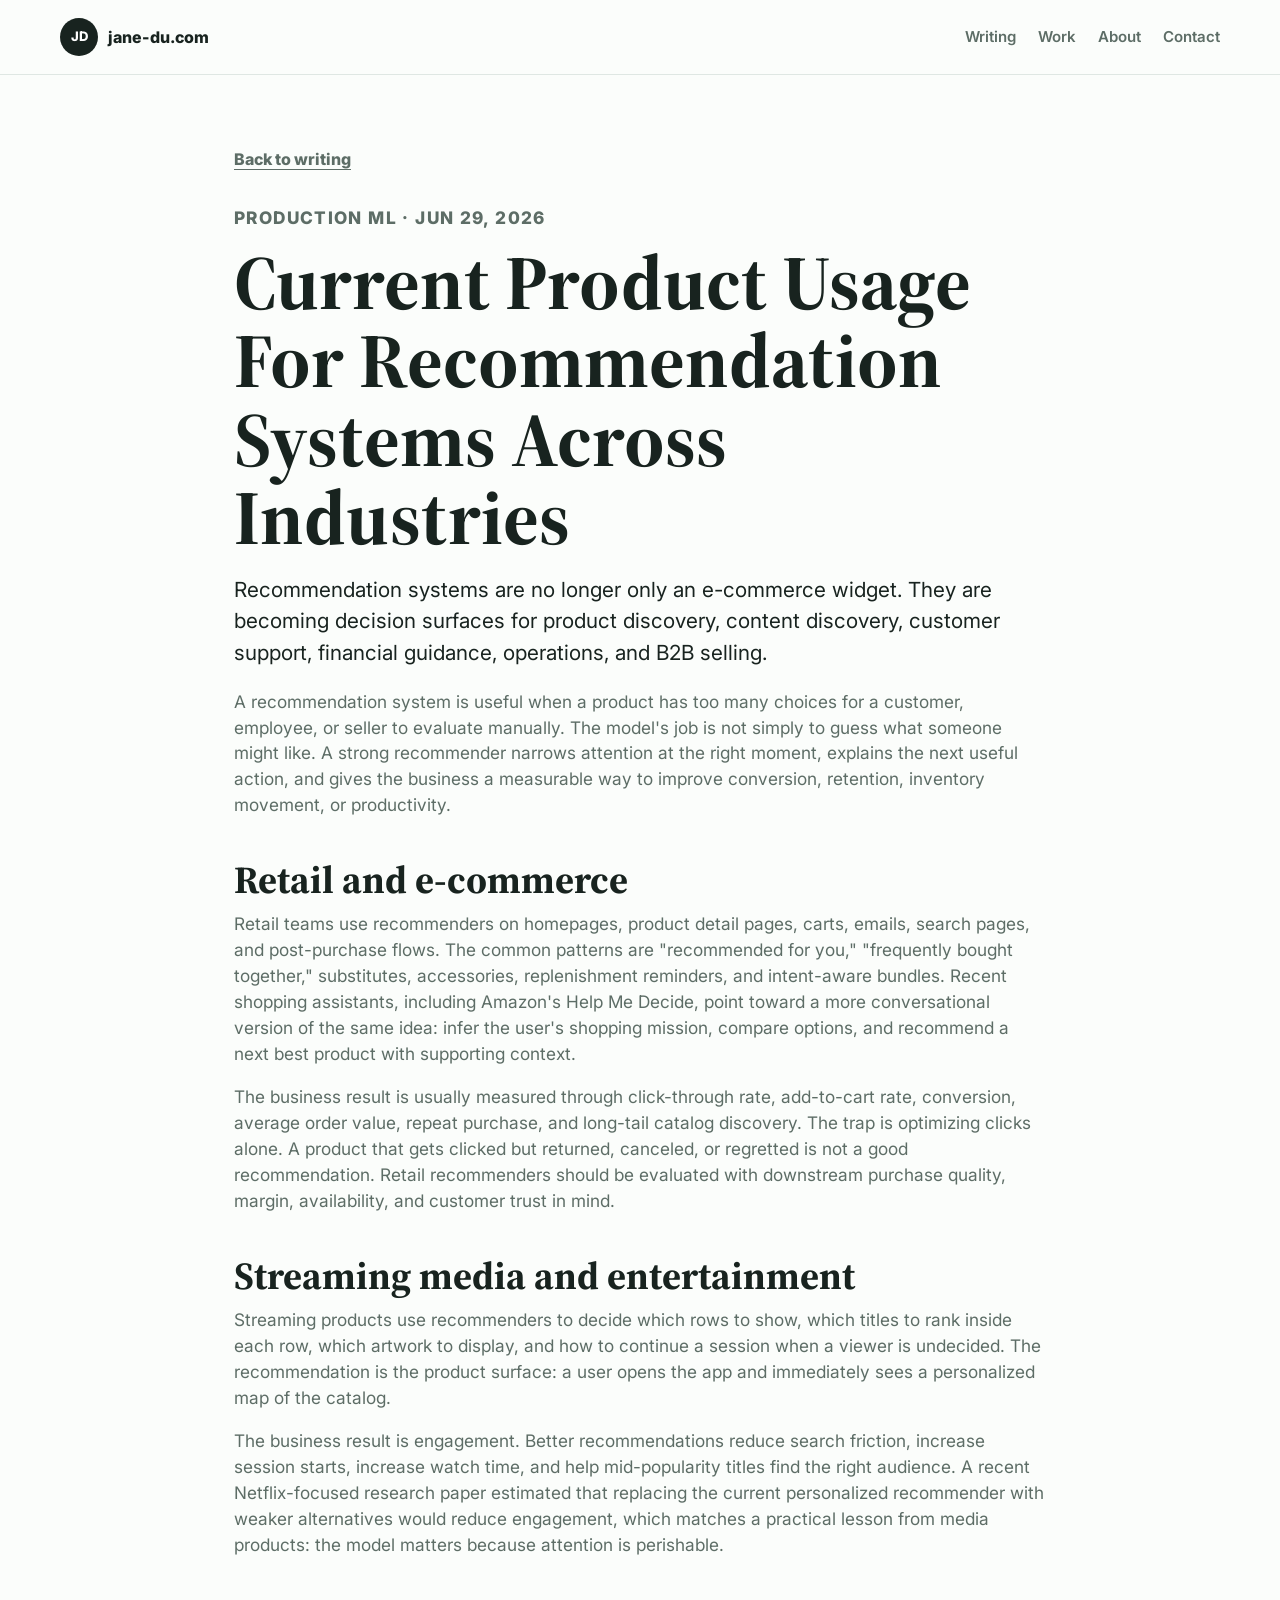
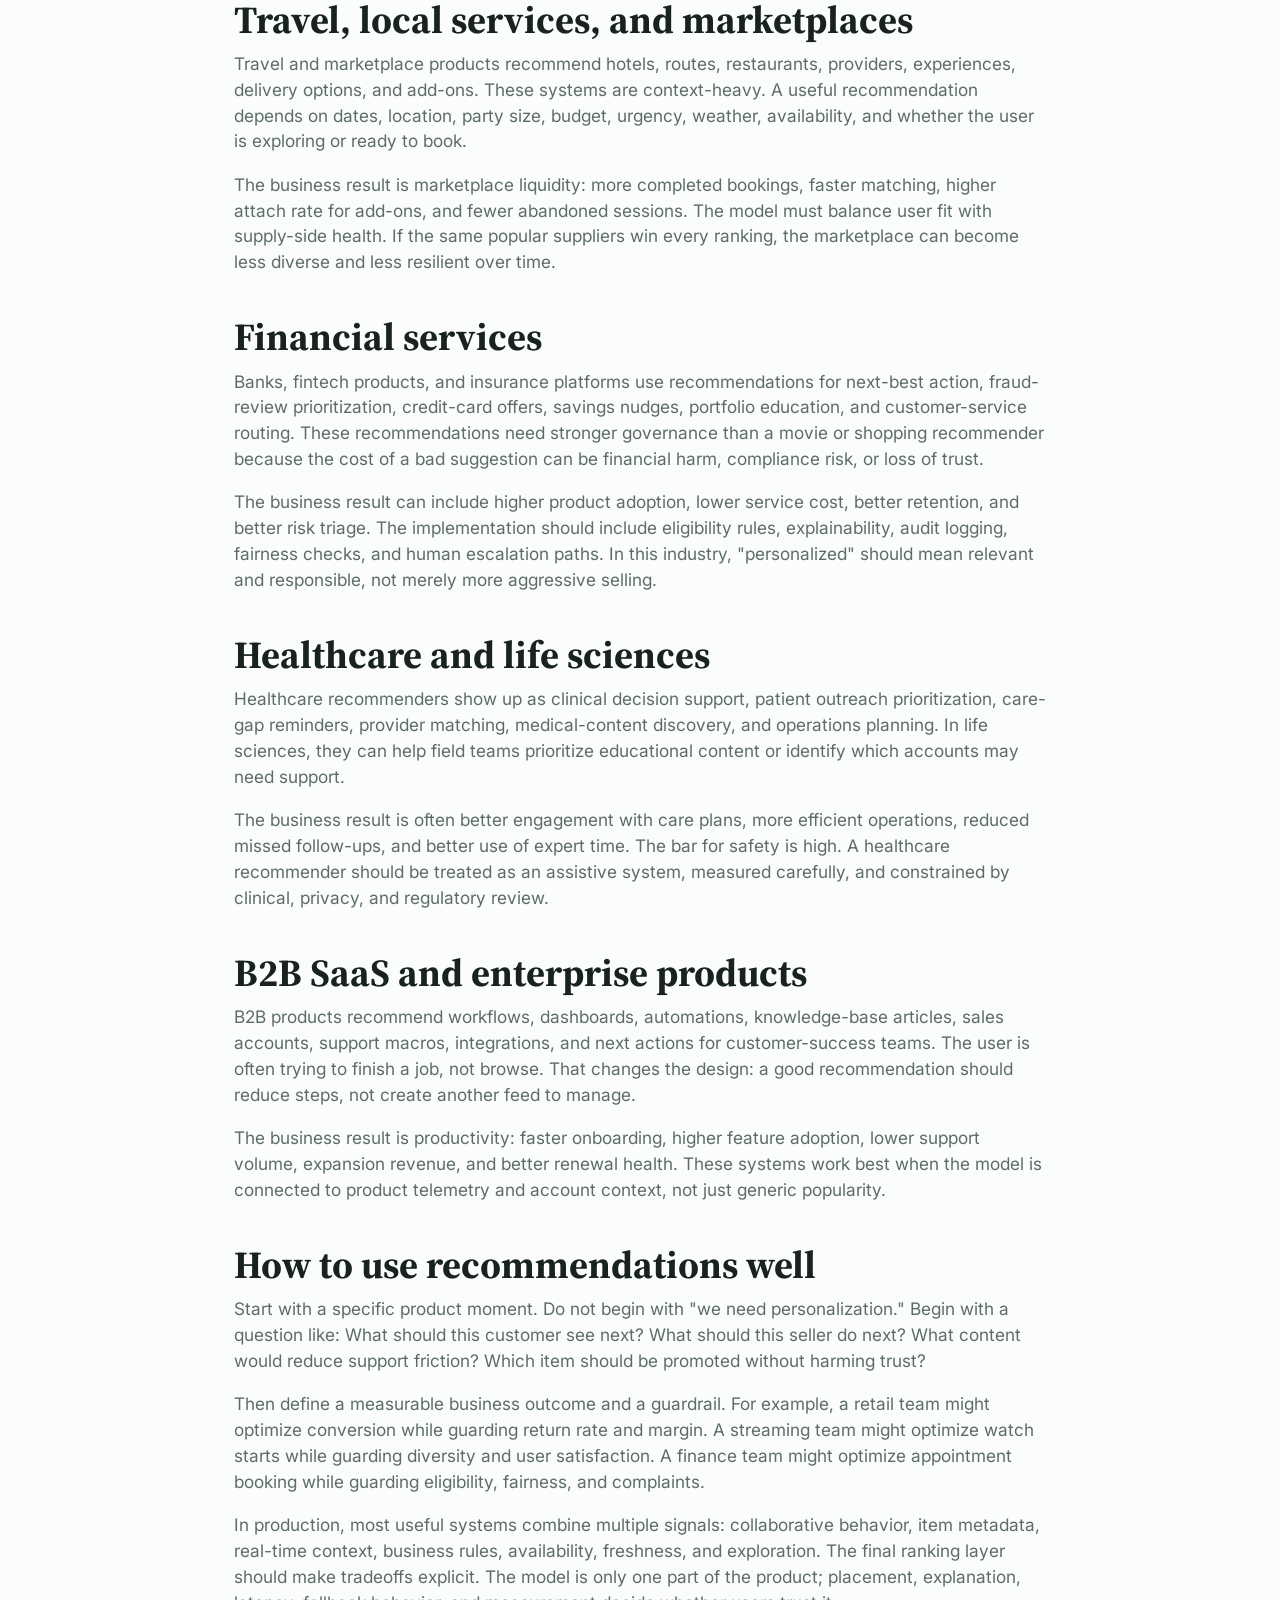
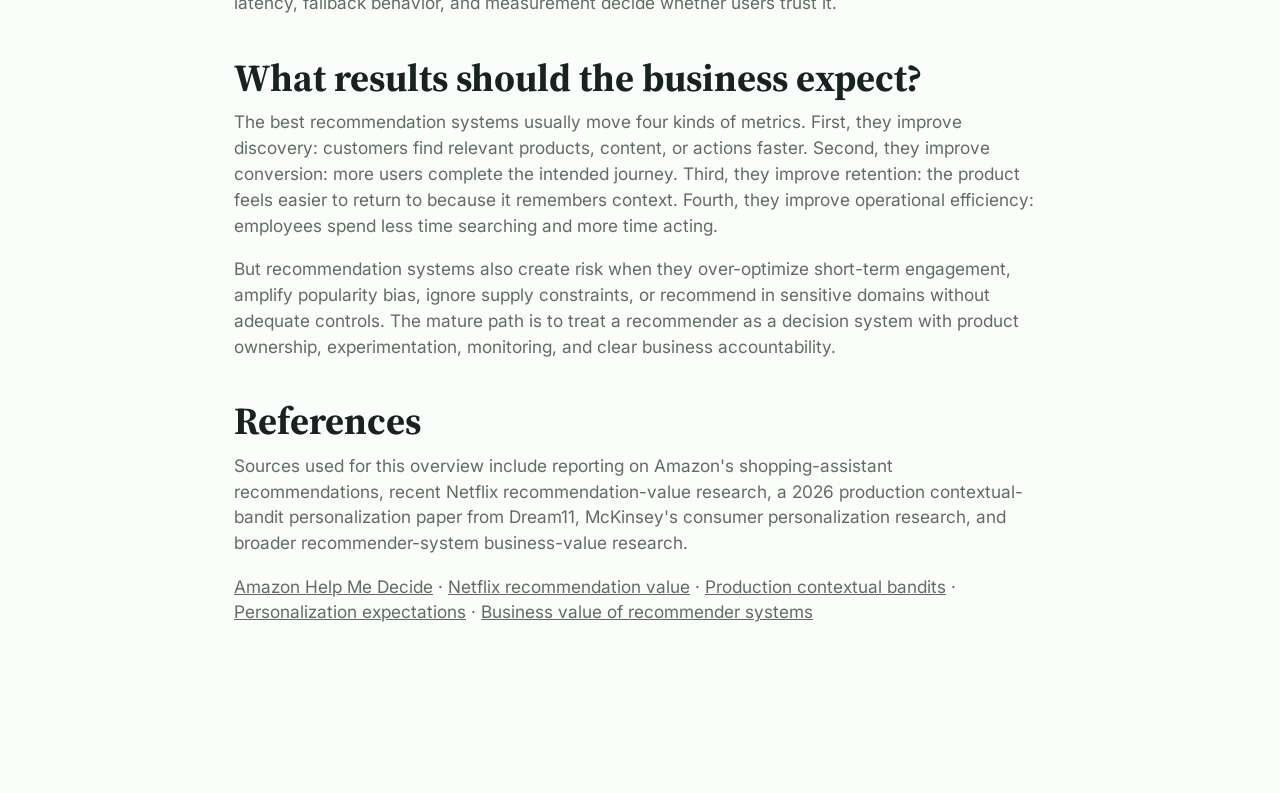
<file: posts/recommendation-system-by-industries.html>
<!doctype html>
<html lang="en">
  <head>
    <meta charset="utf-8" />
    <meta name="viewport" content="width=device-width, initial-scale=1" />
    <title>Current product usage for recommendation systems across industries | Jane Du</title>
    <meta
      name="description"
      content="A practical overview of how recommendation systems are used across industries and what business results they can create."
    />
    <link rel="preconnect" href="https://fonts.googleapis.com" />
    <link rel="preconnect" href="https://fonts.gstatic.com" crossorigin />
    <link
      href="https://fonts.googleapis.com/css2?family=Inter:wght@400;500;600;700;800&family=Source+Serif+4:opsz,wght@8..60,500;8..60,700&display=swap"
      rel="stylesheet"
    />
    <link rel="stylesheet" href="../styles.css" />
  </head>
  <body>
    <header class="site-header">
      <a class="brand" href="../index.html#top" aria-label="jane-du.com home"><span class="brand-mark">JD</span><span>jane-du.com</span></a>
      <nav class="site-nav" aria-label="Primary navigation">
        <a href="../writing.html">Writing</a>
        <a href="../work.html">Work</a>
        <a href="../about.html">About</a>
        <a href="../index.html#contact">Contact</a>
      </nav>
    </header>
    <main class="article-page">
      <article class="article">
        <a class="back-link" href="../writing.html">Back to writing</a>
        <p class="eyebrow">Production ML &middot; Jun 29, 2026</p>
        <h1>Current Product Usage For Recommendation Systems Across Industries</h1>
        <p class="article-lede">
          Recommendation systems are no longer only an e-commerce widget. They are becoming
          decision surfaces for product discovery, content discovery, customer support,
          financial guidance, operations, and B2B selling.
        </p>

        <p>
          A recommendation system is useful when a product has too many choices for a
          customer, employee, or seller to evaluate manually. The model's job is not simply
          to guess what someone might like. A strong recommender narrows attention at the
          right moment, explains the next useful action, and gives the business a measurable
          way to improve conversion, retention, inventory movement, or productivity.
        </p>

        <h2>Retail and e-commerce</h2>
        <p>
          Retail teams use recommenders on homepages, product detail pages, carts, emails,
          search pages, and post-purchase flows. The common patterns are "recommended for
          you," "frequently bought together," substitutes, accessories, replenishment
          reminders, and intent-aware bundles. Recent shopping assistants, including
          Amazon's Help Me Decide, point toward a more conversational version of the same
          idea: infer the user's shopping mission, compare options, and recommend a next
          best product with supporting context.
        </p>
        <p>
          The business result is usually measured through click-through rate, add-to-cart
          rate, conversion, average order value, repeat purchase, and long-tail catalog
          discovery. The trap is optimizing clicks alone. A product that gets clicked but
          returned, canceled, or regretted is not a good recommendation. Retail recommenders
          should be evaluated with downstream purchase quality, margin, availability, and
          customer trust in mind.
        </p>

        <h2>Streaming media and entertainment</h2>
        <p>
          Streaming products use recommenders to decide which rows to show, which titles to
          rank inside each row, which artwork to display, and how to continue a session when
          a viewer is undecided. The recommendation is the product surface: a user opens the
          app and immediately sees a personalized map of the catalog.
        </p>
        <p>
          The business result is engagement. Better recommendations reduce search friction,
          increase session starts, increase watch time, and help mid-popularity titles find
          the right audience. A recent Netflix-focused research paper estimated that
          replacing the current personalized recommender with weaker alternatives would
          reduce engagement, which matches a practical lesson from media products: the model
          matters because attention is perishable.
        </p>

        <h2>Travel, local services, and marketplaces</h2>
        <p>
          Travel and marketplace products recommend hotels, routes, restaurants, providers,
          experiences, delivery options, and add-ons. These systems are context-heavy. A
          useful recommendation depends on dates, location, party size, budget, urgency,
          weather, availability, and whether the user is exploring or ready to book.
        </p>
        <p>
          The business result is marketplace liquidity: more completed bookings, faster
          matching, higher attach rate for add-ons, and fewer abandoned sessions. The model
          must balance user fit with supply-side health. If the same popular suppliers win
          every ranking, the marketplace can become less diverse and less resilient over
          time.
        </p>

         <h2>Financial services</h2>
        <p>
          Banks, fintech products, and insurance platforms use recommendations for next-best
          action, fraud-review prioritization, credit-card offers, savings nudges, portfolio
          education, and customer-service routing. These recommendations need stronger
          governance than a movie or shopping recommender because the cost of a bad suggestion
          can be financial harm, compliance risk, or loss of trust.
        </p>
        <p>
          The business result can include higher product adoption, lower service cost, better
          retention, and better risk triage. The implementation should include eligibility
          rules, explainability, audit logging, fairness checks, and human escalation paths.
          In this industry, "personalized" should mean relevant and responsible, not merely
          more aggressive selling.
        </p>

        <h2>Healthcare and life sciences</h2>
        <p>
          Healthcare recommenders show up as clinical decision support, patient outreach
          prioritization, care-gap reminders, provider matching, medical-content discovery,
          and operations planning. In life sciences, they can help field teams prioritize
          educational content or identify which accounts may need support.
        </p>
        <p>
          The business result is often better engagement with care plans, more efficient
          operations, reduced missed follow-ups, and better use of expert time. The bar for
          safety is high. A healthcare recommender should be treated as an assistive system,
          measured carefully, and constrained by clinical, privacy, and regulatory review.
        </p>

        <h2>B2B SaaS and enterprise products</h2>
        <p>
          B2B products recommend workflows, dashboards, automations, knowledge-base articles,
          sales accounts, support macros, integrations, and next actions for customer-success
          teams. The user is often trying to finish a job, not browse. That changes the design:
          a good recommendation should reduce steps, not create another feed to manage.
        </p>
        <p>
          The business result is productivity: faster onboarding, higher feature adoption,
          lower support volume, expansion revenue, and better renewal health. These systems
          work best when the model is connected to product telemetry and account context, not
          just generic popularity.
        </p>

        <h2>How to use recommendations well</h2>
        <p>
          Start with a specific product moment. Do not begin with "we need personalization."
          Begin with a question like: What should this customer see next? What should this
          seller do next? What content would reduce support friction? Which item should be
          promoted without harming trust?
        </p>
        <p>
          Then define a measurable business outcome and a guardrail. For example, a retail
          team might optimize conversion while guarding return rate and margin. A streaming
          team might optimize watch starts while guarding diversity and user satisfaction.
          A finance team might optimize appointment booking while guarding eligibility,
          fairness, and complaints.
        </p>
        <p>
          In production, most useful systems combine multiple signals: collaborative behavior,
          item metadata, real-time context, business rules, availability, freshness, and
          exploration. The final ranking layer should make tradeoffs explicit. The model is
          only one part of the product; placement, explanation, latency, fallback behavior,
          and measurement decide whether users trust it.
        </p>

        <h2>What results should the business expect?</h2>
        <p>
          The best recommendation systems usually move four kinds of metrics. First, they
          improve discovery: customers find relevant products, content, or actions faster.
          Second, they improve conversion: more users complete the intended journey. Third,
          they improve retention: the product feels easier to return to because it remembers
          context. Fourth, they improve operational efficiency: employees spend less time
          searching and more time acting.
        </p>
        <p>
          But recommendation systems also create risk when they over-optimize short-term
          engagement, amplify popularity bias, ignore supply constraints, or recommend in
          sensitive domains without adequate controls. The mature path is to treat a
          recommender as a decision system with product ownership, experimentation, monitoring,
          and clear business accountability.
        </p>

        <h2>References</h2>
        <p>
          Sources used for this overview include reporting on Amazon's shopping-assistant
          recommendations, recent Netflix recommendation-value research, a 2026 production
          contextual-bandit personalization paper from Dream11, McKinsey's consumer
          personalization research, and broader recommender-system business-value research.
        </p>
        <p>
          <a href="https://www.theverge.com/news/805348/amazon-ai-shopping-help-me-decide">Amazon Help Me Decide</a> ·
          <a href="https://arxiv.org/abs/2511.07280">Netflix recommendation value</a> ·
          <a href="https://arxiv.org/abs/2601.14333">Production contextual bandits</a> ·
          <a href="https://www.mckinsey.com/capabilities/growth-marketing-and-sales/our-insights/the-value-of-getting-personalization-right-or-wrong-is-multiplying">Personalization expectations</a> ·
          <a href="https://arxiv.org/abs/1908.08328">Business value of recommender systems</a>
        </p>
      </article>
    </main>
  </body>
</html>
</file>
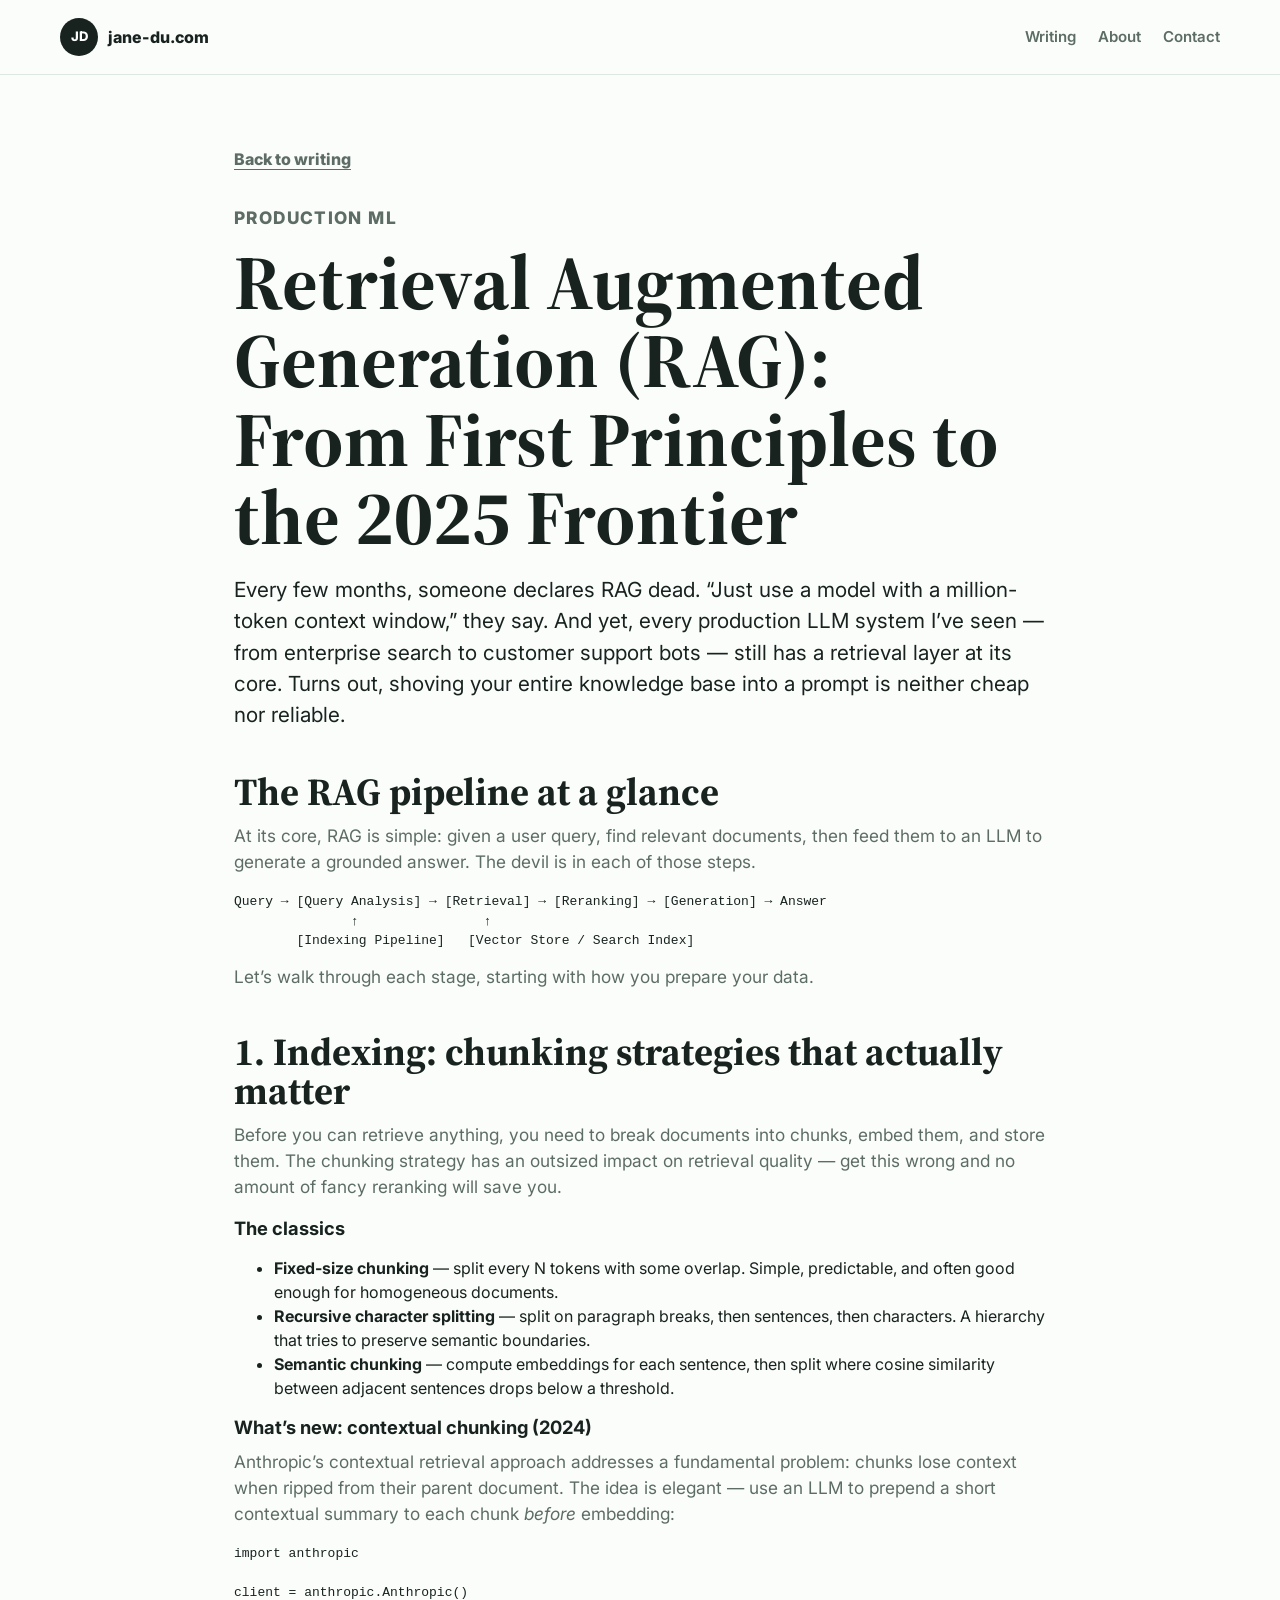
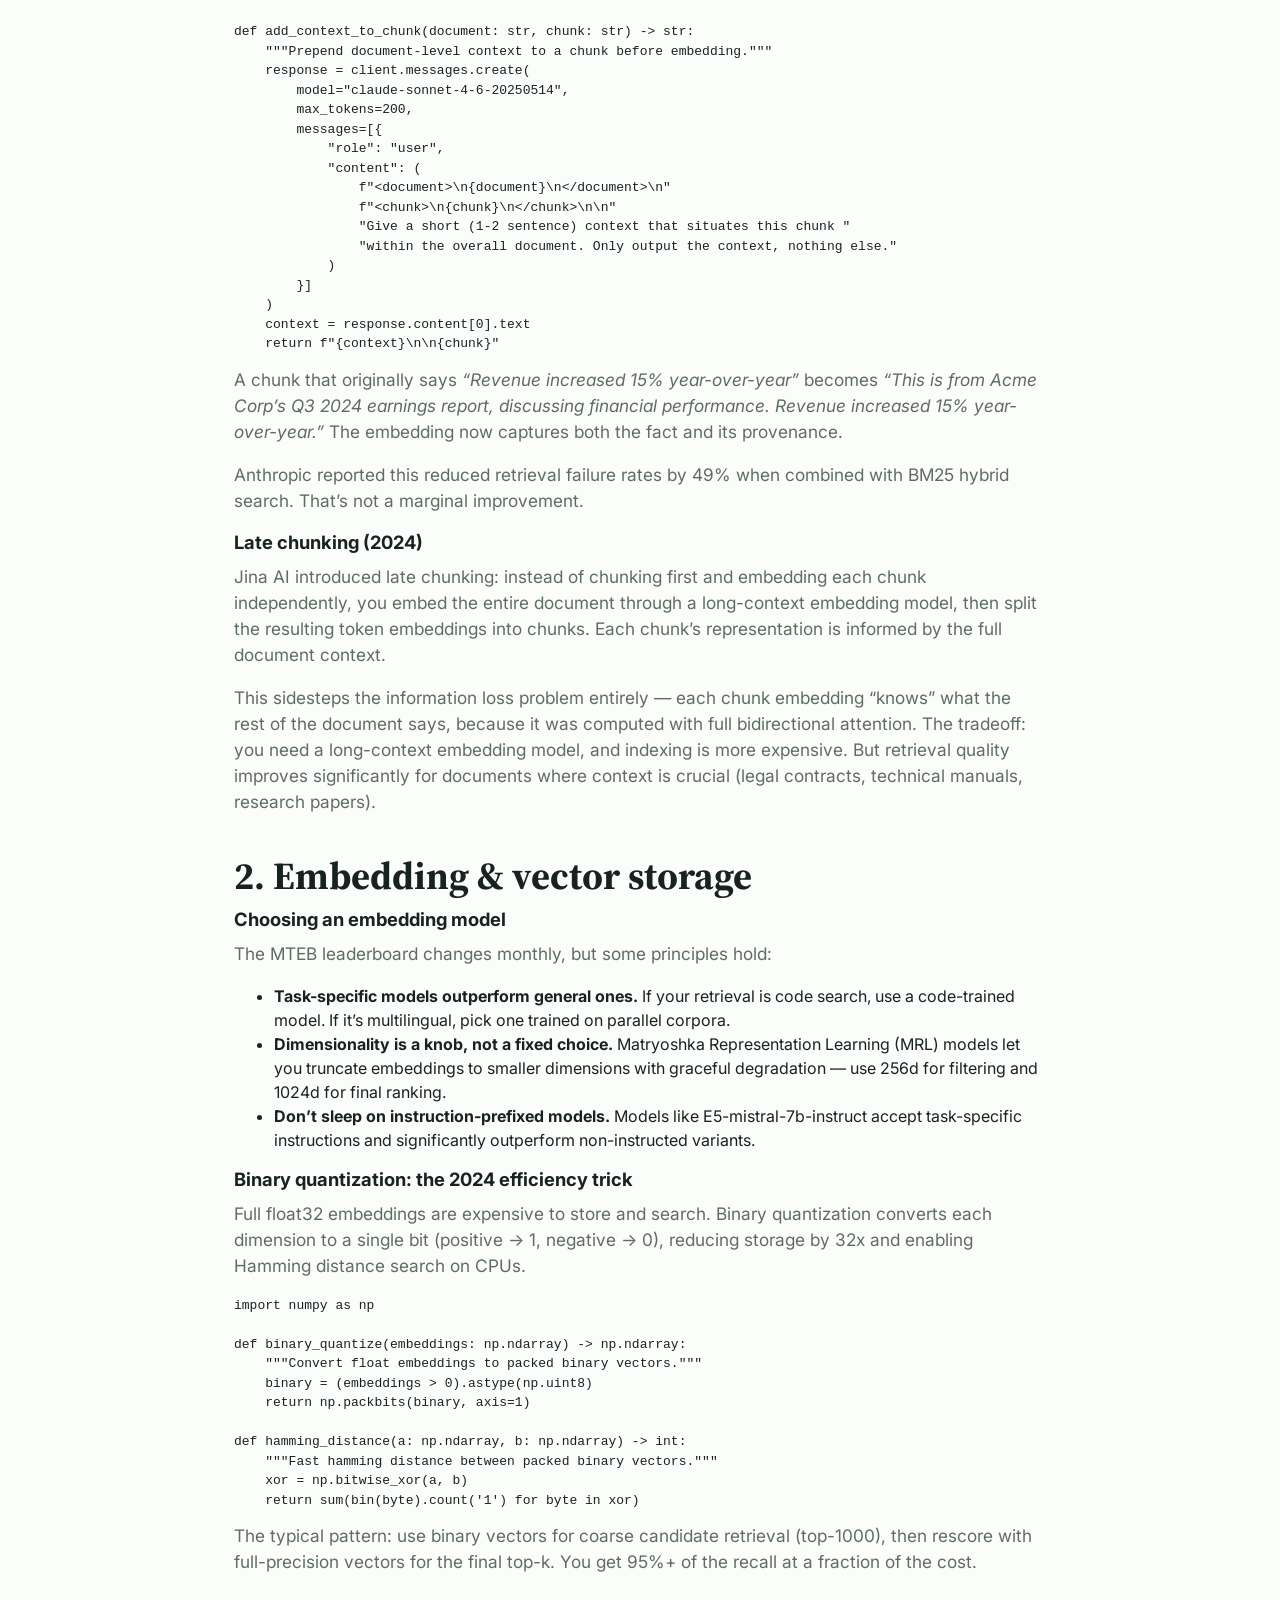
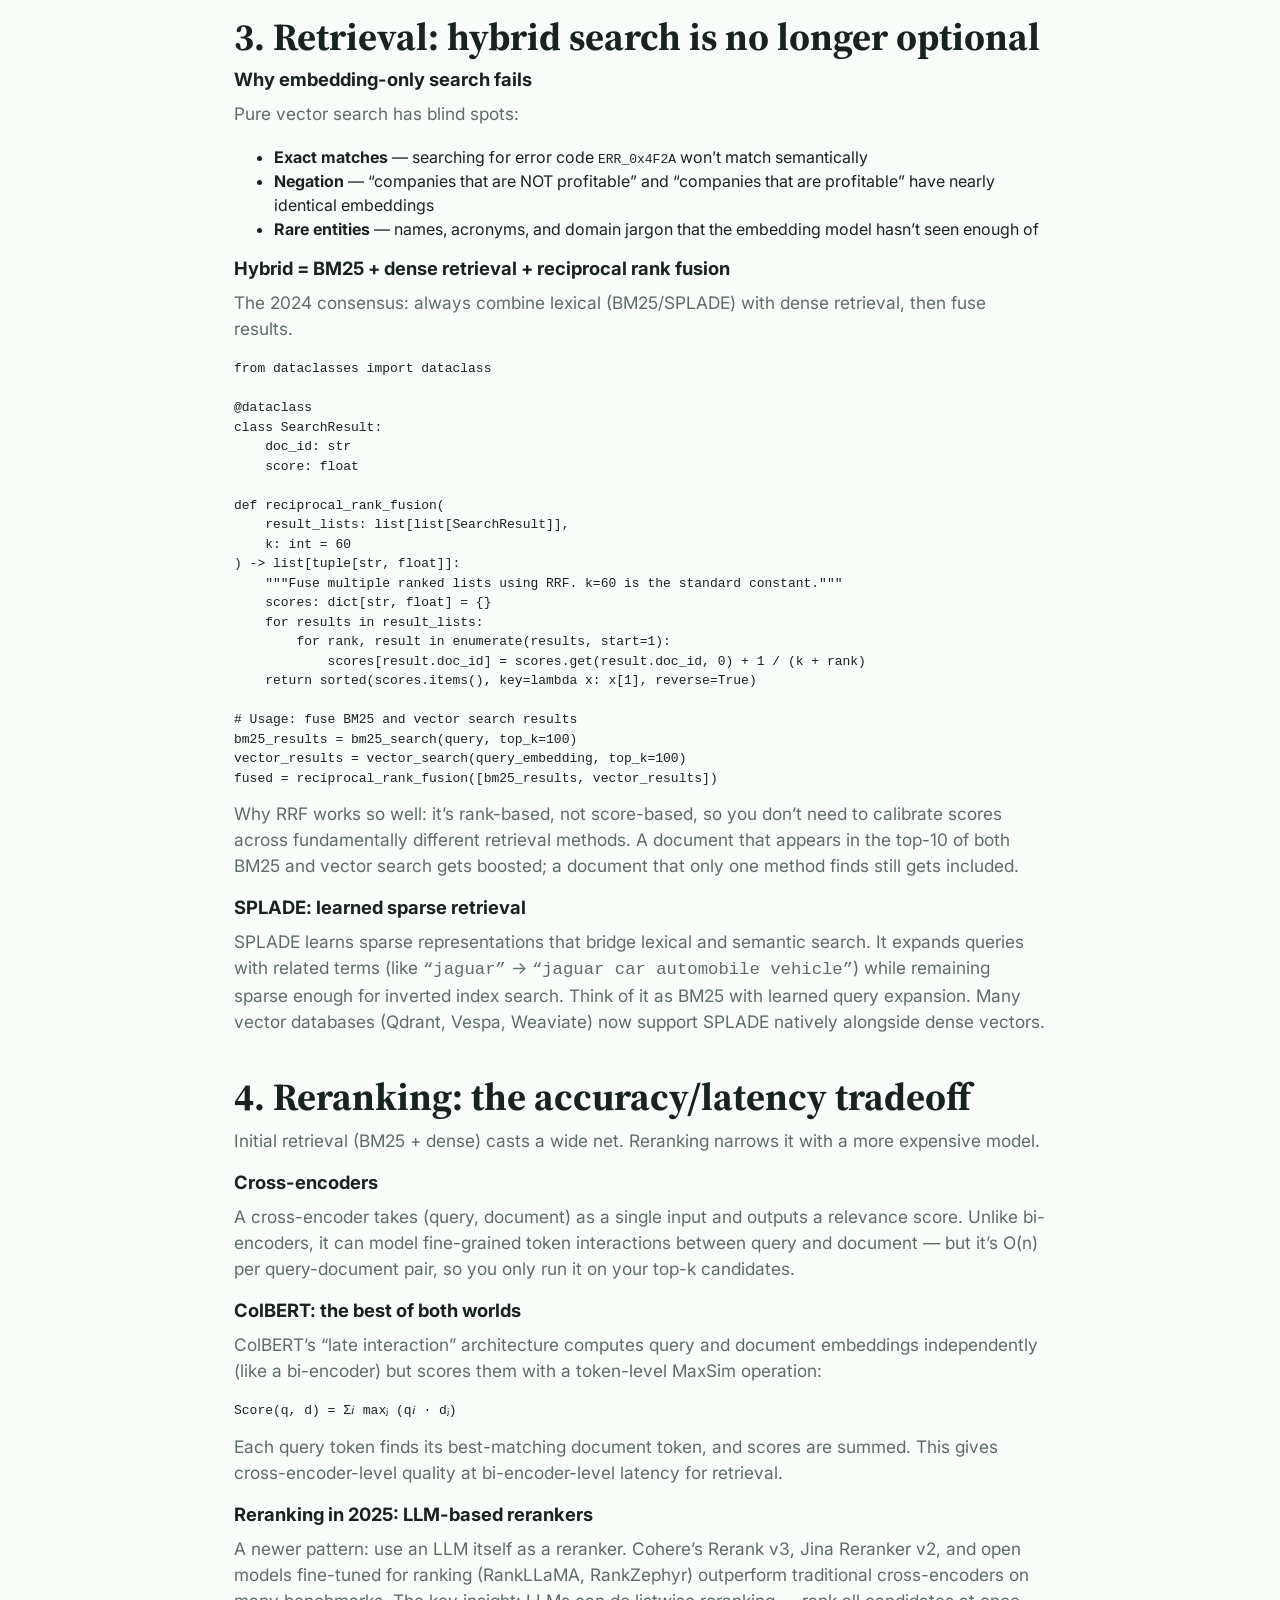
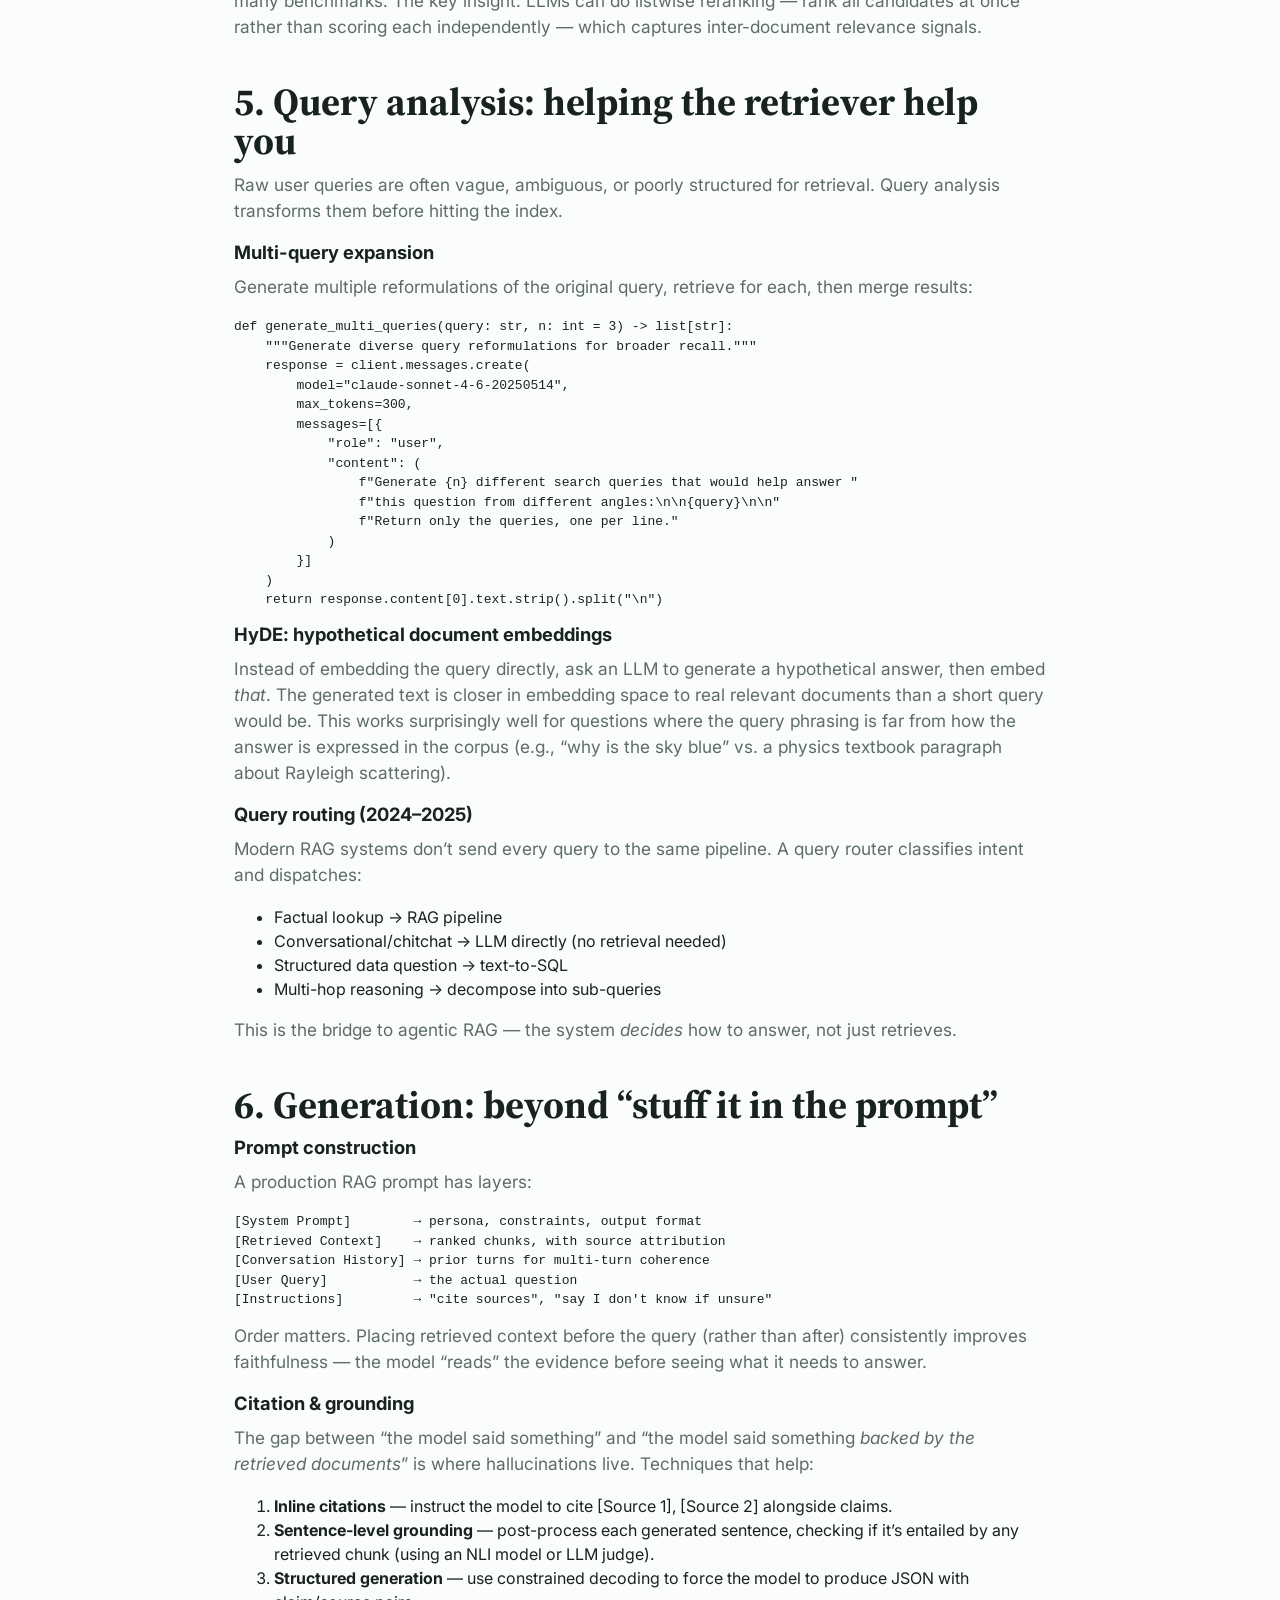
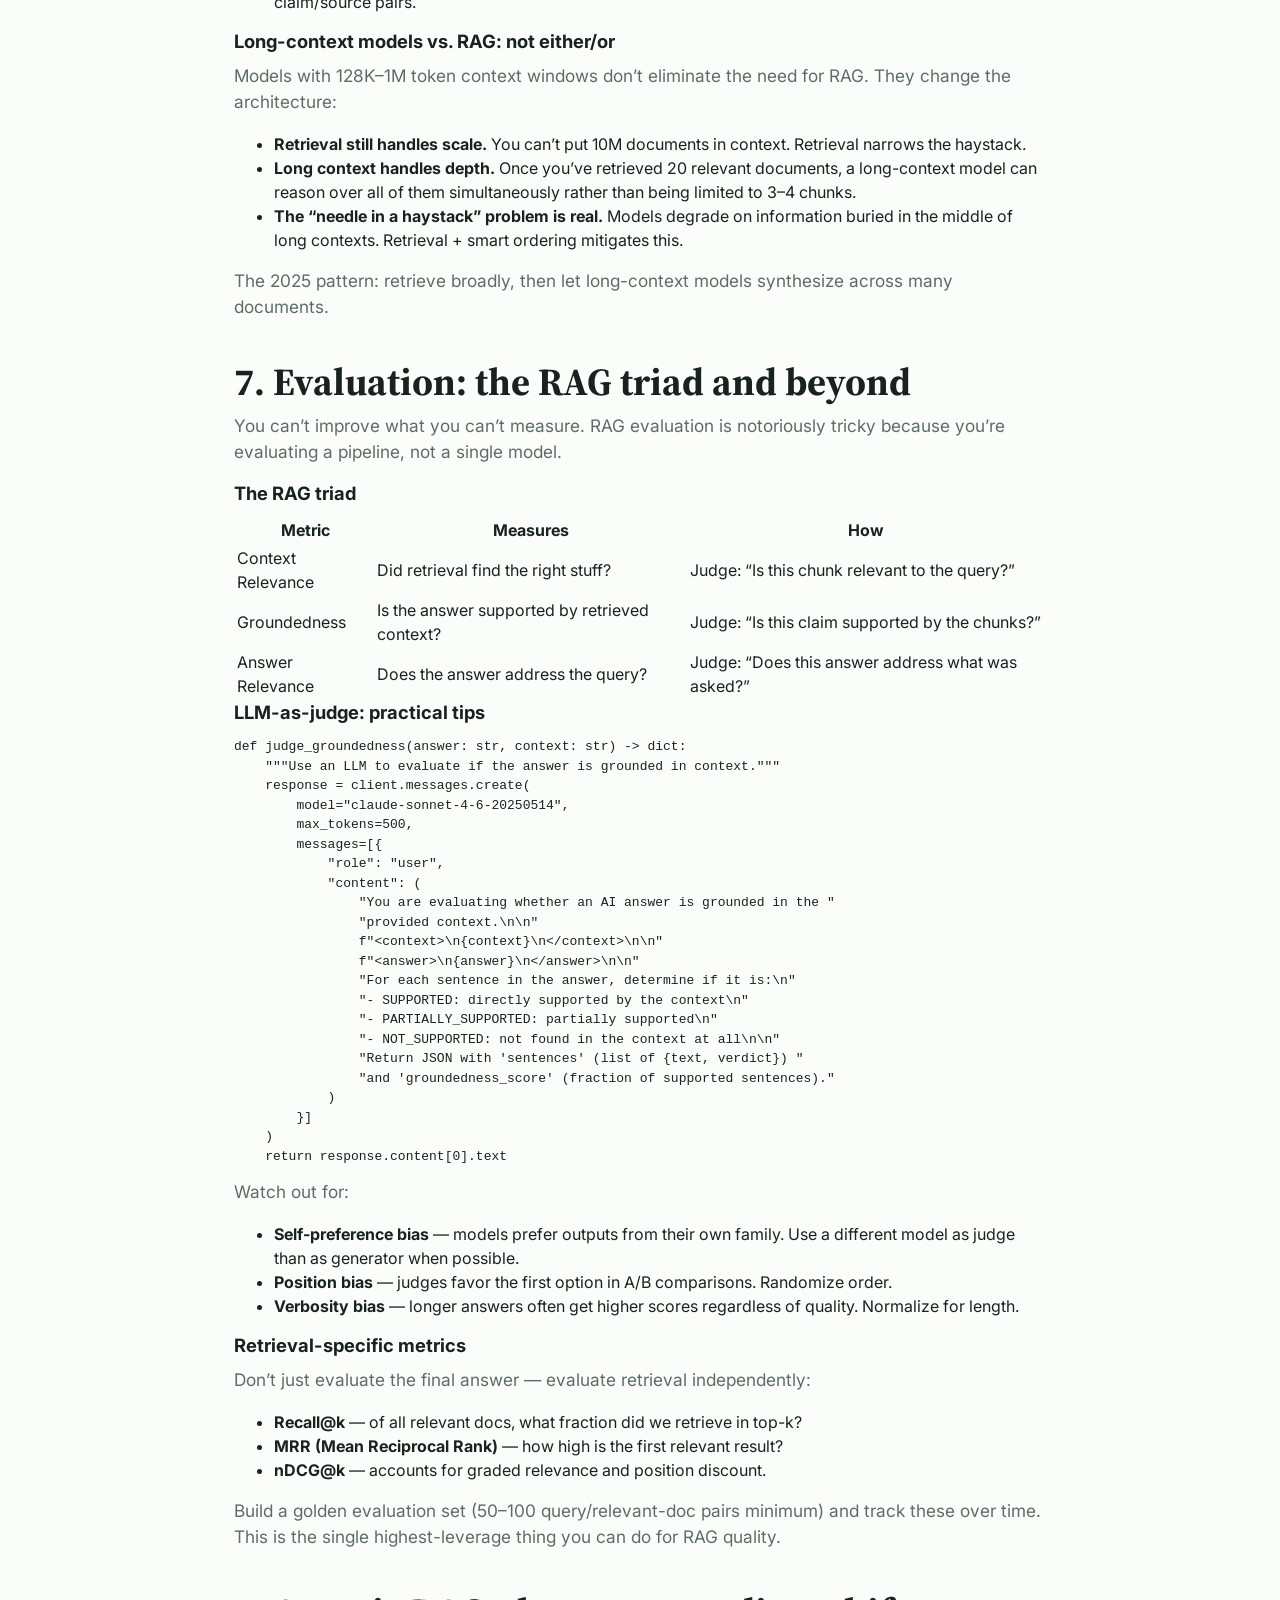
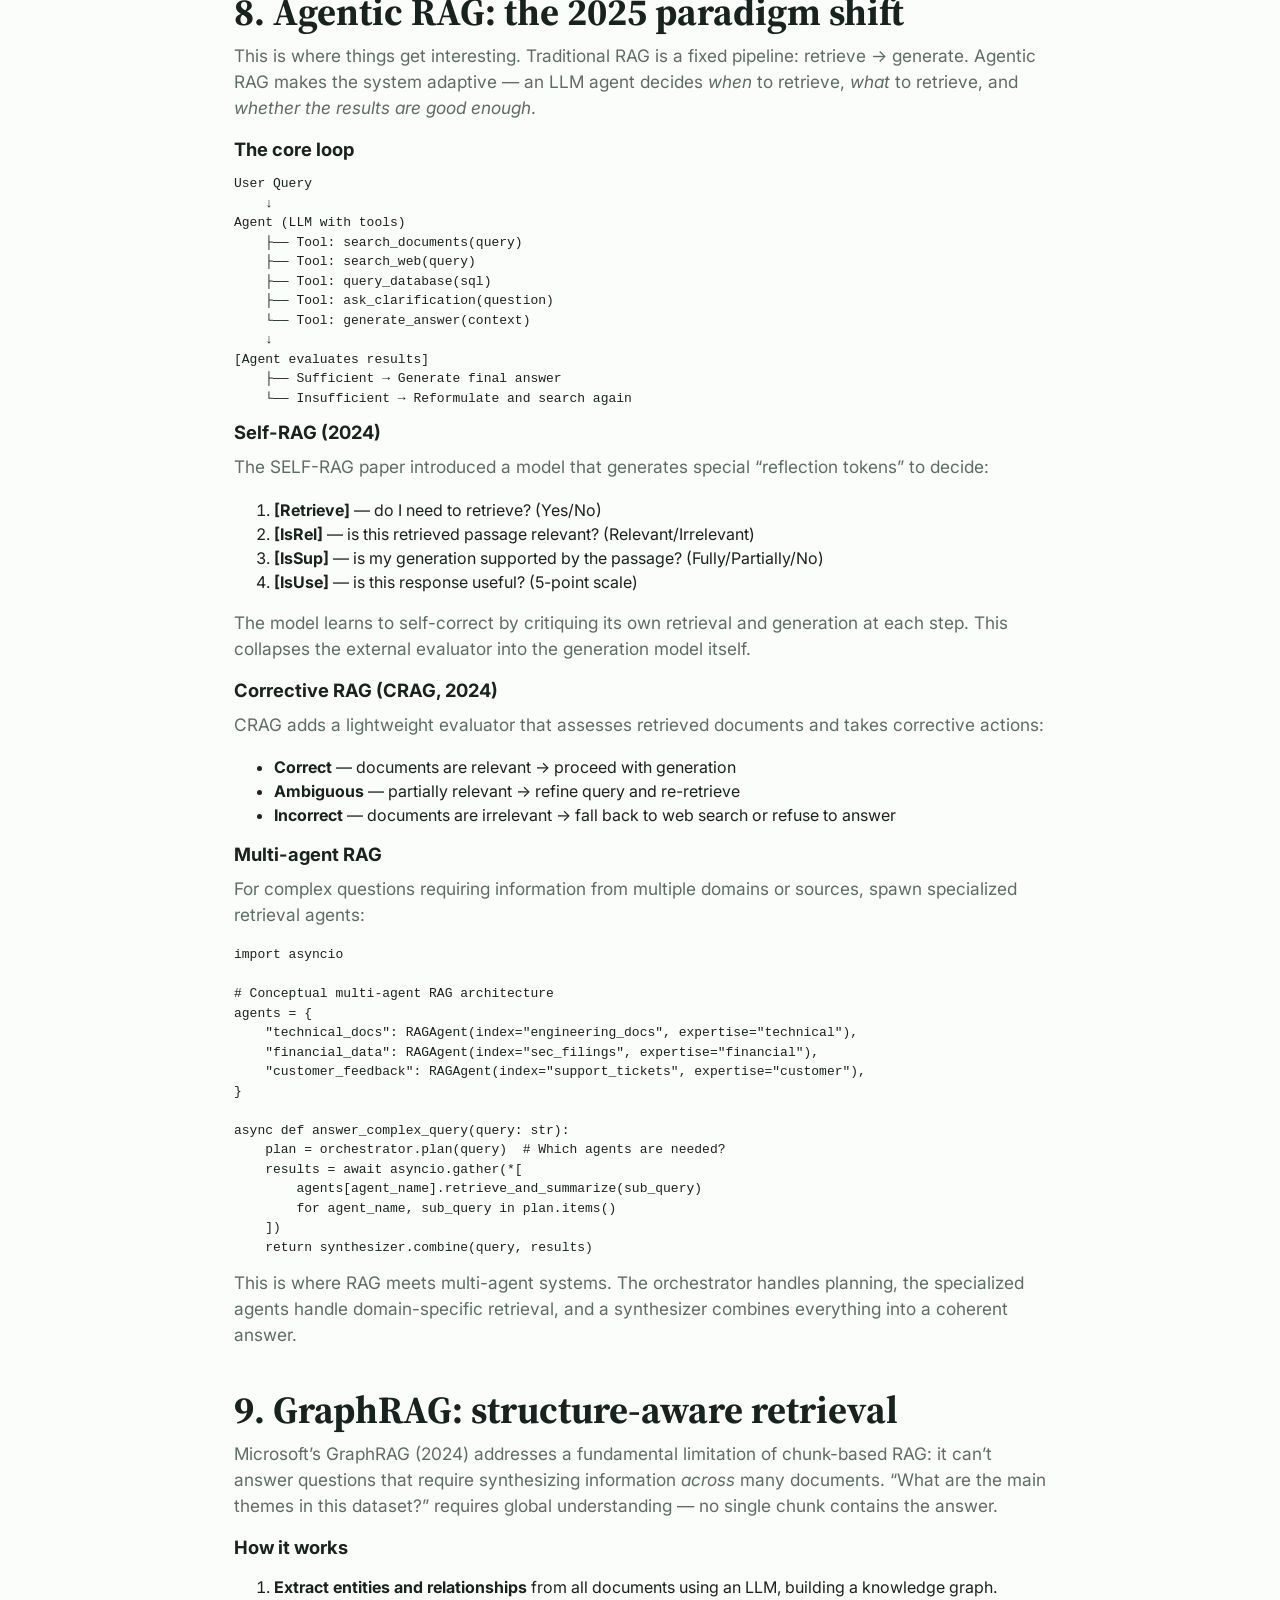
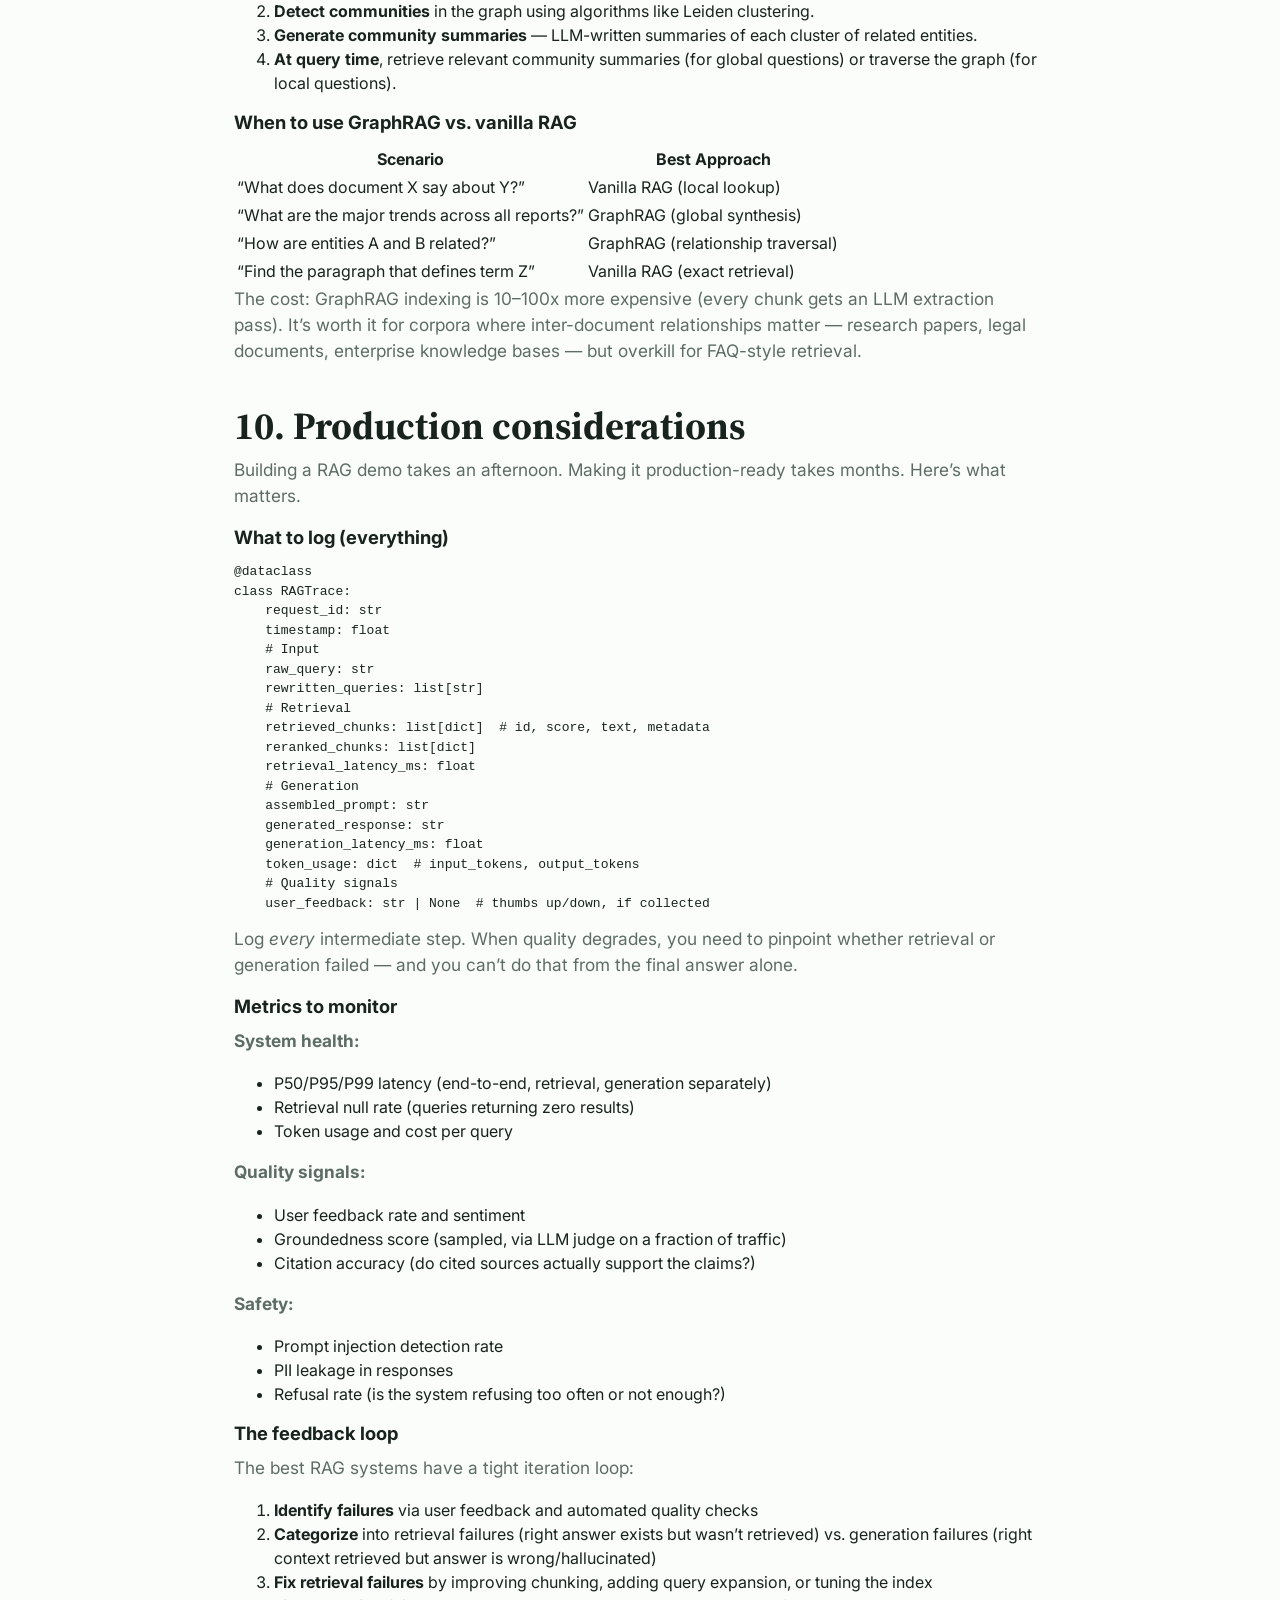
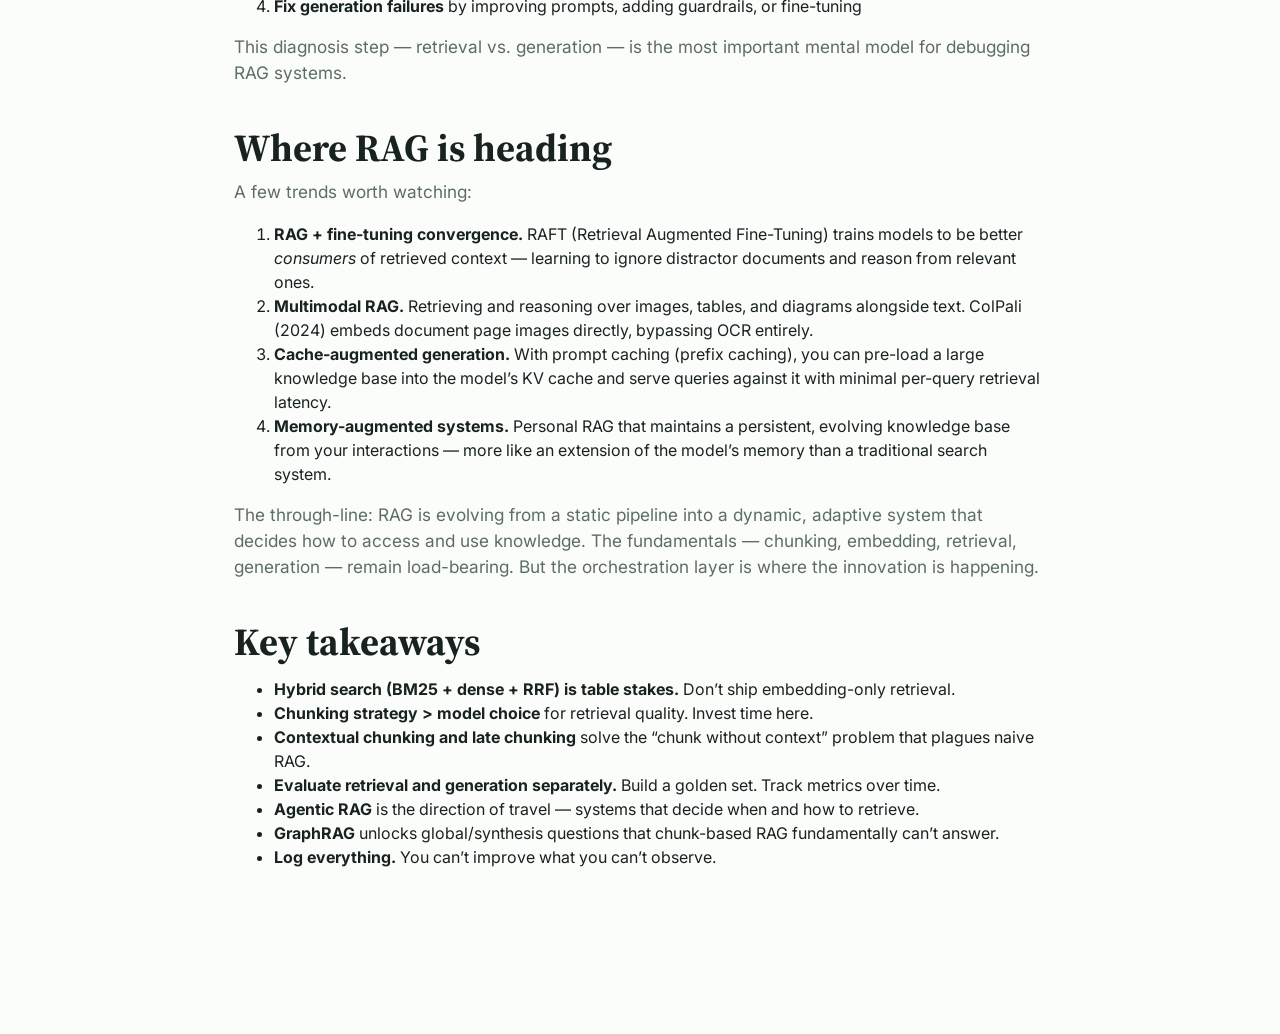
<file: posts/retrieval-augmented-generation-rag.html>
<!doctype html>
<html lang="en">
  <head>
    <meta charset="utf-8" />
    <meta name="viewport" content="width=device-width, initial-scale=1" />
    <title>Retrieval Augmented Generation (RAG): From First Principles to the 2025 Frontier | Jane Du</title>
    <meta name="description" content="A deep dive into RAG systems — covering chunking, hybrid retrieval, reranking, evaluation, and the latest advances in agentic and graph-based RAG." />
    <link rel="preconnect" href="https://fonts.googleapis.com" />
    <link rel="preconnect" href="https://fonts.gstatic.com" crossorigin />
    <link
      href="https://fonts.googleapis.com/css2?family=Inter:wght@400;500;600;700;800&family=Source+Serif+4:opsz,wght@8..60,500;8..60,700&display=swap"
      rel="stylesheet"
    />
    <link rel="stylesheet" href="../styles.css" />
  </head>
  <body>
    <header class="site-header">
      <a class="brand" href="../index.html#top" aria-label="jane-du.com home">
        <span class="brand-mark">JD</span><span>jane-du.com</span>
      </a>
      <nav class="site-nav" aria-label="Primary navigation">
        <a href="../writing.html">Writing</a>
        <a href="../about.html">About</a>
        <a href="../index.html#contact">Contact</a>
      </nav>
    </header>

    <main class="article-page">
      <article class="article">
        <a class="back-link" href="../writing.html">Back to writing</a>
        <p class="eyebrow">Production ML</p>
        <h1>Retrieval Augmented Generation (RAG): From First Principles to the 2025 Frontier</h1>
        <p class="article-lede">
          Every few months, someone declares RAG dead. &ldquo;Just use a model with a million-token context window,&rdquo;
          they say. And yet, every production LLM system I&rsquo;ve seen &mdash; from enterprise search to customer support
          bots &mdash; still has a retrieval layer at its core. Turns out, shoving your entire knowledge base into a prompt
          is neither cheap nor reliable.
        </p>

        <h2>The RAG pipeline at a glance</h2>
        <p>
          At its core, RAG is simple: given a user query, find relevant documents, then feed them to an LLM to generate a
          grounded answer. The devil is in each of those steps.
        </p>
        <pre><code>Query &rarr; [Query Analysis] &rarr; [Retrieval] &rarr; [Reranking] &rarr; [Generation] &rarr; Answer
               &uarr;                &uarr;
        [Indexing Pipeline]   [Vector Store / Search Index]</code></pre>
        <p>Let&rsquo;s walk through each stage, starting with how you prepare your data.</p>

        <h2>1. Indexing: chunking strategies that actually matter</h2>
        <p>
          Before you can retrieve anything, you need to break documents into chunks, embed them, and store them. The chunking
          strategy has an outsized impact on retrieval quality &mdash; get this wrong and no amount of fancy reranking will save you.
        </p>

        <h3>The classics</h3>
        <ul>
          <li><strong>Fixed-size chunking</strong> &mdash; split every N tokens with some overlap. Simple, predictable, and often
            good enough for homogeneous documents.</li>
          <li><strong>Recursive character splitting</strong> &mdash; split on paragraph breaks, then sentences, then characters.
            A hierarchy that tries to preserve semantic boundaries.</li>
          <li><strong>Semantic chunking</strong> &mdash; compute embeddings for each sentence, then split where cosine similarity
            between adjacent sentences drops below a threshold.</li>
        </ul>

        <h3>What&rsquo;s new: contextual chunking (2024)</h3>
        <p>
          Anthropic&rsquo;s contextual retrieval approach addresses a fundamental problem: chunks lose context when ripped from
          their parent document. The idea is elegant &mdash; use an LLM to prepend a short contextual summary to each chunk
          <em>before</em> embedding:
        </p>
        <pre><code class="language-python">import anthropic

client = anthropic.Anthropic()

def add_context_to_chunk(document: str, chunk: str) -> str:
    """Prepend document-level context to a chunk before embedding."""
    response = client.messages.create(
        model="claude-sonnet-4-6-20250514",
        max_tokens=200,
        messages=[{
            "role": "user",
            "content": (
                f"&lt;document&gt;\n{document}\n&lt;/document&gt;\n"
                f"&lt;chunk&gt;\n{chunk}\n&lt;/chunk&gt;\n\n"
                "Give a short (1-2 sentence) context that situates this chunk "
                "within the overall document. Only output the context, nothing else."
            )
        }]
    )
    context = response.content[0].text
    return f"{context}\n\n{chunk}"</code></pre>
        <p>
          A chunk that originally says <em>&ldquo;Revenue increased 15% year-over-year&rdquo;</em> becomes
          <em>&ldquo;This is from Acme Corp&rsquo;s Q3 2024 earnings report, discussing financial performance.
          Revenue increased 15% year-over-year.&rdquo;</em> The embedding now captures both the fact and its provenance.
        </p>
        <p>
          Anthropic reported this reduced retrieval failure rates by 49% when combined with BM25 hybrid search. That&rsquo;s
          not a marginal improvement.
        </p>

        <h3>Late chunking (2024)</h3>
        <p>
          Jina AI introduced late chunking: instead of chunking first and embedding each chunk independently, you embed the
          entire document through a long-context embedding model, then split the resulting token embeddings into chunks. Each
          chunk&rsquo;s representation is informed by the full document context.
        </p>
        <p>
          This sidesteps the information loss problem entirely &mdash; each chunk embedding &ldquo;knows&rdquo; what the rest of
          the document says, because it was computed with full bidirectional attention. The tradeoff: you need a long-context
          embedding model, and indexing is more expensive. But retrieval quality improves significantly for documents where
          context is crucial (legal contracts, technical manuals, research papers).
        </p>

        <h2>2. Embedding &amp; vector storage</h2>
        <h3>Choosing an embedding model</h3>
        <p>The MTEB leaderboard changes monthly, but some principles hold:</p>
        <ul>
          <li><strong>Task-specific models outperform general ones.</strong> If your retrieval is code search, use a code-trained
            model. If it&rsquo;s multilingual, pick one trained on parallel corpora.</li>
          <li><strong>Dimensionality is a knob, not a fixed choice.</strong> Matryoshka Representation Learning (MRL) models let
            you truncate embeddings to smaller dimensions with graceful degradation &mdash; use 256d for filtering and 1024d for
            final ranking.</li>
          <li><strong>Don&rsquo;t sleep on instruction-prefixed models.</strong> Models like E5-mistral-7b-instruct accept
            task-specific instructions and significantly outperform non-instructed variants.</li>
        </ul>

        <h3>Binary quantization: the 2024 efficiency trick</h3>
        <p>
          Full float32 embeddings are expensive to store and search. Binary quantization converts each dimension to a single bit
          (positive &rarr; 1, negative &rarr; 0), reducing storage by 32x and enabling Hamming distance search on CPUs.
        </p>
        <pre><code class="language-python">import numpy as np

def binary_quantize(embeddings: np.ndarray) -> np.ndarray:
    """Convert float embeddings to packed binary vectors."""
    binary = (embeddings > 0).astype(np.uint8)
    return np.packbits(binary, axis=1)

def hamming_distance(a: np.ndarray, b: np.ndarray) -> int:
    """Fast hamming distance between packed binary vectors."""
    xor = np.bitwise_xor(a, b)
    return sum(bin(byte).count('1') for byte in xor)</code></pre>
        <p>
          The typical pattern: use binary vectors for coarse candidate retrieval (top-1000), then rescore with full-precision
          vectors for the final top-k. You get 95%+ of the recall at a fraction of the cost.
        </p>

        <h2>3. Retrieval: hybrid search is no longer optional</h2>
        <h3>Why embedding-only search fails</h3>
        <p>Pure vector search has blind spots:</p>
        <ul>
          <li><strong>Exact matches</strong> &mdash; searching for error code <code>ERR_0x4F2A</code> won&rsquo;t match semantically</li>
          <li><strong>Negation</strong> &mdash; &ldquo;companies that are NOT profitable&rdquo; and &ldquo;companies that are
            profitable&rdquo; have nearly identical embeddings</li>
          <li><strong>Rare entities</strong> &mdash; names, acronyms, and domain jargon that the embedding model hasn&rsquo;t
            seen enough of</li>
        </ul>

        <h3>Hybrid = BM25 + dense retrieval + reciprocal rank fusion</h3>
        <p>The 2024 consensus: always combine lexical (BM25/SPLADE) with dense retrieval, then fuse results.</p>
        <pre><code class="language-python">from dataclasses import dataclass

@dataclass
class SearchResult:
    doc_id: str
    score: float

def reciprocal_rank_fusion(
    result_lists: list[list[SearchResult]],
    k: int = 60
) -> list[tuple[str, float]]:
    """Fuse multiple ranked lists using RRF. k=60 is the standard constant."""
    scores: dict[str, float] = {}
    for results in result_lists:
        for rank, result in enumerate(results, start=1):
            scores[result.doc_id] = scores.get(result.doc_id, 0) + 1 / (k + rank)
    return sorted(scores.items(), key=lambda x: x[1], reverse=True)

# Usage: fuse BM25 and vector search results
bm25_results = bm25_search(query, top_k=100)
vector_results = vector_search(query_embedding, top_k=100)
fused = reciprocal_rank_fusion([bm25_results, vector_results])</code></pre>
        <p>
          Why RRF works so well: it&rsquo;s rank-based, not score-based, so you don&rsquo;t need to calibrate scores across
          fundamentally different retrieval methods. A document that appears in the top-10 of both BM25 and vector search gets
          boosted; a document that only one method finds still gets included.
        </p>

        <h3>SPLADE: learned sparse retrieval</h3>
        <p>
          SPLADE learns sparse representations that bridge lexical and semantic search. It expands queries with related terms
          (like <code>&ldquo;jaguar&rdquo;</code> &rarr; <code>&ldquo;jaguar car automobile vehicle&rdquo;</code>) while remaining
          sparse enough for inverted index search. Think of it as BM25 with learned query expansion. Many vector databases
          (Qdrant, Vespa, Weaviate) now support SPLADE natively alongside dense vectors.
        </p>

        <h2>4. Reranking: the accuracy/latency tradeoff</h2>
        <p>
          Initial retrieval (BM25 + dense) casts a wide net. Reranking narrows it with a more expensive model.
        </p>

        <h3>Cross-encoders</h3>
        <p>
          A cross-encoder takes (query, document) as a single input and outputs a relevance score. Unlike bi-encoders, it can
          model fine-grained token interactions between query and document &mdash; but it&rsquo;s O(n) per query-document pair,
          so you only run it on your top-k candidates.
        </p>

        <h3>ColBERT: the best of both worlds</h3>
        <p>
          ColBERT&rsquo;s &ldquo;late interaction&rdquo; architecture computes query and document embeddings independently
          (like a bi-encoder) but scores them with a token-level MaxSim operation:
        </p>
        <pre><code>Score(q, d) = &Sigma;&#x1D456; max&#x2C7C; (q&#x1D456; &middot; d&#x2C7C;)</code></pre>
        <p>
          Each query token finds its best-matching document token, and scores are summed. This gives cross-encoder-level quality
          at bi-encoder-level latency for retrieval.
        </p>

        <h3>Reranking in 2025: LLM-based rerankers</h3>
        <p>
          A newer pattern: use an LLM itself as a reranker. Cohere&rsquo;s Rerank v3, Jina Reranker v2, and open models
          fine-tuned for ranking (RankLLaMA, RankZephyr) outperform traditional cross-encoders on many benchmarks. The key
          insight: LLMs can do listwise reranking &mdash; rank all candidates at once rather than scoring each independently
          &mdash; which captures inter-document relevance signals.
        </p>

        <h2>5. Query analysis: helping the retriever help you</h2>
        <p>
          Raw user queries are often vague, ambiguous, or poorly structured for retrieval. Query analysis transforms them
          before hitting the index.
        </p>

        <h3>Multi-query expansion</h3>
        <p>Generate multiple reformulations of the original query, retrieve for each, then merge results:</p>
        <pre><code class="language-python">def generate_multi_queries(query: str, n: int = 3) -> list[str]:
    """Generate diverse query reformulations for broader recall."""
    response = client.messages.create(
        model="claude-sonnet-4-6-20250514",
        max_tokens=300,
        messages=[{
            "role": "user",
            "content": (
                f"Generate {n} different search queries that would help answer "
                f"this question from different angles:\n\n{query}\n\n"
                f"Return only the queries, one per line."
            )
        }]
    )
    return response.content[0].text.strip().split("\n")</code></pre>

        <h3>HyDE: hypothetical document embeddings</h3>
        <p>
          Instead of embedding the query directly, ask an LLM to generate a hypothetical answer, then embed <em>that</em>.
          The generated text is closer in embedding space to real relevant documents than a short query would be.
          This works surprisingly well for questions where the query phrasing is far from how the answer is expressed in the
          corpus (e.g., &ldquo;why is the sky blue&rdquo; vs. a physics textbook paragraph about Rayleigh scattering).
        </p>

        <h3>Query routing (2024&ndash;2025)</h3>
        <p>Modern RAG systems don&rsquo;t send every query to the same pipeline. A query router classifies intent and dispatches:</p>
        <ul>
          <li>Factual lookup &rarr; RAG pipeline</li>
          <li>Conversational/chitchat &rarr; LLM directly (no retrieval needed)</li>
          <li>Structured data question &rarr; text-to-SQL</li>
          <li>Multi-hop reasoning &rarr; decompose into sub-queries</li>
        </ul>
        <p>This is the bridge to agentic RAG &mdash; the system <em>decides</em> how to answer, not just retrieves.</p>

        <h2>6. Generation: beyond &ldquo;stuff it in the prompt&rdquo;</h2>
        <h3>Prompt construction</h3>
        <p>A production RAG prompt has layers:</p>
        <pre><code>[System Prompt]        &rarr; persona, constraints, output format
[Retrieved Context]    &rarr; ranked chunks, with source attribution
[Conversation History] &rarr; prior turns for multi-turn coherence
[User Query]           &rarr; the actual question
[Instructions]         &rarr; "cite sources", "say I don't know if unsure"</code></pre>
        <p>
          Order matters. Placing retrieved context before the query (rather than after) consistently improves faithfulness &mdash;
          the model &ldquo;reads&rdquo; the evidence before seeing what it needs to answer.
        </p>

        <h3>Citation &amp; grounding</h3>
        <p>
          The gap between &ldquo;the model said something&rdquo; and &ldquo;the model said something <em>backed by the retrieved
          documents</em>&rdquo; is where hallucinations live. Techniques that help:
        </p>
        <ol>
          <li><strong>Inline citations</strong> &mdash; instruct the model to cite [Source 1], [Source 2] alongside claims.</li>
          <li><strong>Sentence-level grounding</strong> &mdash; post-process each generated sentence, checking if it&rsquo;s
            entailed by any retrieved chunk (using an NLI model or LLM judge).</li>
          <li><strong>Structured generation</strong> &mdash; use constrained decoding to force the model to produce JSON with
            claim/source pairs.</li>
        </ol>

        <h3>Long-context models vs. RAG: not either/or</h3>
        <p>Models with 128K&ndash;1M token context windows don&rsquo;t eliminate the need for RAG. They change the architecture:</p>
        <ul>
          <li><strong>Retrieval still handles scale.</strong> You can&rsquo;t put 10M documents in context. Retrieval narrows the haystack.</li>
          <li><strong>Long context handles depth.</strong> Once you&rsquo;ve retrieved 20 relevant documents, a long-context model can
            reason over all of them simultaneously rather than being limited to 3&ndash;4 chunks.</li>
          <li><strong>The &ldquo;needle in a haystack&rdquo; problem is real.</strong> Models degrade on information buried in the
            middle of long contexts. Retrieval + smart ordering mitigates this.</li>
        </ul>
        <p>The 2025 pattern: retrieve broadly, then let long-context models synthesize across many documents.</p>

        <h2>7. Evaluation: the RAG triad and beyond</h2>
        <p>
          You can&rsquo;t improve what you can&rsquo;t measure. RAG evaluation is notoriously tricky because you&rsquo;re
          evaluating a pipeline, not a single model.
        </p>

        <h3>The RAG triad</h3>
        <table>
          <thead>
            <tr>
              <th>Metric</th>
              <th>Measures</th>
              <th>How</th>
            </tr>
          </thead>
          <tbody>
            <tr>
              <td>Context Relevance</td>
              <td>Did retrieval find the right stuff?</td>
              <td>Judge: &ldquo;Is this chunk relevant to the query?&rdquo;</td>
            </tr>
            <tr>
              <td>Groundedness</td>
              <td>Is the answer supported by retrieved context?</td>
              <td>Judge: &ldquo;Is this claim supported by the chunks?&rdquo;</td>
            </tr>
            <tr>
              <td>Answer Relevance</td>
              <td>Does the answer address the query?</td>
              <td>Judge: &ldquo;Does this answer address what was asked?&rdquo;</td>
            </tr>
          </tbody>
        </table>

        <h3>LLM-as-judge: practical tips</h3>
        <pre><code class="language-python">def judge_groundedness(answer: str, context: str) -> dict:
    """Use an LLM to evaluate if the answer is grounded in context."""
    response = client.messages.create(
        model="claude-sonnet-4-6-20250514",
        max_tokens=500,
        messages=[{
            "role": "user",
            "content": (
                "You are evaluating whether an AI answer is grounded in the "
                "provided context.\n\n"
                f"&lt;context&gt;\n{context}\n&lt;/context&gt;\n\n"
                f"&lt;answer&gt;\n{answer}\n&lt;/answer&gt;\n\n"
                "For each sentence in the answer, determine if it is:\n"
                "- SUPPORTED: directly supported by the context\n"
                "- PARTIALLY_SUPPORTED: partially supported\n"
                "- NOT_SUPPORTED: not found in the context at all\n\n"
                "Return JSON with 'sentences' (list of {text, verdict}) "
                "and 'groundedness_score' (fraction of supported sentences)."
            )
        }]
    )
    return response.content[0].text</code></pre>
        <p>Watch out for:</p>
        <ul>
          <li><strong>Self-preference bias</strong> &mdash; models prefer outputs from their own family. Use a different model as
            judge than as generator when possible.</li>
          <li><strong>Position bias</strong> &mdash; judges favor the first option in A/B comparisons. Randomize order.</li>
          <li><strong>Verbosity bias</strong> &mdash; longer answers often get higher scores regardless of quality. Normalize for length.</li>
        </ul>

        <h3>Retrieval-specific metrics</h3>
        <p>Don&rsquo;t just evaluate the final answer &mdash; evaluate retrieval independently:</p>
        <ul>
          <li><strong>Recall@k</strong> &mdash; of all relevant docs, what fraction did we retrieve in top-k?</li>
          <li><strong>MRR (Mean Reciprocal Rank)</strong> &mdash; how high is the first relevant result?</li>
          <li><strong>nDCG@k</strong> &mdash; accounts for graded relevance and position discount.</li>
        </ul>
        <p>
          Build a golden evaluation set (50&ndash;100 query/relevant-doc pairs minimum) and track these over time. This is the
          single highest-leverage thing you can do for RAG quality.
        </p>

        <h2>8. Agentic RAG: the 2025 paradigm shift</h2>
        <p>
          This is where things get interesting. Traditional RAG is a fixed pipeline: retrieve &rarr; generate. Agentic RAG makes
          the system adaptive &mdash; an LLM agent decides <em>when</em> to retrieve, <em>what</em> to retrieve, and
          <em>whether the results are good enough</em>.
        </p>

        <h3>The core loop</h3>
        <pre><code>User Query
    &darr;
Agent (LLM with tools)
    &boxvr;&horbar;&horbar; Tool: search_documents(query)
    &boxvr;&horbar;&horbar; Tool: search_web(query)
    &boxvr;&horbar;&horbar; Tool: query_database(sql)
    &boxvr;&horbar;&horbar; Tool: ask_clarification(question)
    &boxur;&horbar;&horbar; Tool: generate_answer(context)
    &darr;
[Agent evaluates results]
    &boxvr;&horbar;&horbar; Sufficient &rarr; Generate final answer
    &boxur;&horbar;&horbar; Insufficient &rarr; Reformulate and search again</code></pre>

        <h3>Self-RAG (2024)</h3>
        <p>
          The SELF-RAG paper introduced a model that generates special &ldquo;reflection tokens&rdquo; to decide:
        </p>
        <ol>
          <li><strong>[Retrieve]</strong> &mdash; do I need to retrieve? (Yes/No)</li>
          <li><strong>[IsRel]</strong> &mdash; is this retrieved passage relevant? (Relevant/Irrelevant)</li>
          <li><strong>[IsSup]</strong> &mdash; is my generation supported by the passage? (Fully/Partially/No)</li>
          <li><strong>[IsUse]</strong> &mdash; is this response useful? (5-point scale)</li>
        </ol>
        <p>
          The model learns to self-correct by critiquing its own retrieval and generation at each step. This collapses the
          external evaluator into the generation model itself.
        </p>

        <h3>Corrective RAG (CRAG, 2024)</h3>
        <p>CRAG adds a lightweight evaluator that assesses retrieved documents and takes corrective actions:</p>
        <ul>
          <li><strong>Correct</strong> &mdash; documents are relevant &rarr; proceed with generation</li>
          <li><strong>Ambiguous</strong> &mdash; partially relevant &rarr; refine query and re-retrieve</li>
          <li><strong>Incorrect</strong> &mdash; documents are irrelevant &rarr; fall back to web search or refuse to answer</li>
        </ul>

        <h3>Multi-agent RAG</h3>
        <p>
          For complex questions requiring information from multiple domains or sources, spawn specialized retrieval agents:
        </p>
        <pre><code class="language-python">import asyncio

# Conceptual multi-agent RAG architecture
agents = {
    "technical_docs": RAGAgent(index="engineering_docs", expertise="technical"),
    "financial_data": RAGAgent(index="sec_filings", expertise="financial"),
    "customer_feedback": RAGAgent(index="support_tickets", expertise="customer"),
}

async def answer_complex_query(query: str):
    plan = orchestrator.plan(query)  # Which agents are needed?
    results = await asyncio.gather(*[
        agents[agent_name].retrieve_and_summarize(sub_query)
        for agent_name, sub_query in plan.items()
    ])
    return synthesizer.combine(query, results)</code></pre>
        <p>
          This is where RAG meets multi-agent systems. The orchestrator handles planning, the specialized agents handle
          domain-specific retrieval, and a synthesizer combines everything into a coherent answer.
        </p>

        <h2>9. GraphRAG: structure-aware retrieval</h2>
        <p>
          Microsoft&rsquo;s GraphRAG (2024) addresses a fundamental limitation of chunk-based RAG: it can&rsquo;t answer
          questions that require synthesizing information <em>across</em> many documents.
          &ldquo;What are the main themes in this dataset?&rdquo; requires global understanding &mdash; no single chunk
          contains the answer.
        </p>

        <h3>How it works</h3>
        <ol>
          <li><strong>Extract entities and relationships</strong> from all documents using an LLM, building a knowledge graph.</li>
          <li><strong>Detect communities</strong> in the graph using algorithms like Leiden clustering.</li>
          <li><strong>Generate community summaries</strong> &mdash; LLM-written summaries of each cluster of related entities.</li>
          <li><strong>At query time</strong>, retrieve relevant community summaries (for global questions) or traverse the graph
            (for local questions).</li>
        </ol>

        <h3>When to use GraphRAG vs. vanilla RAG</h3>
        <table>
          <thead>
            <tr>
              <th>Scenario</th>
              <th>Best Approach</th>
            </tr>
          </thead>
          <tbody>
            <tr>
              <td>&ldquo;What does document X say about Y?&rdquo;</td>
              <td>Vanilla RAG (local lookup)</td>
            </tr>
            <tr>
              <td>&ldquo;What are the major trends across all reports?&rdquo;</td>
              <td>GraphRAG (global synthesis)</td>
            </tr>
            <tr>
              <td>&ldquo;How are entities A and B related?&rdquo;</td>
              <td>GraphRAG (relationship traversal)</td>
            </tr>
            <tr>
              <td>&ldquo;Find the paragraph that defines term Z&rdquo;</td>
              <td>Vanilla RAG (exact retrieval)</td>
            </tr>
          </tbody>
        </table>
        <p>
          The cost: GraphRAG indexing is 10&ndash;100x more expensive (every chunk gets an LLM extraction pass). It&rsquo;s worth
          it for corpora where inter-document relationships matter &mdash; research papers, legal documents, enterprise knowledge
          bases &mdash; but overkill for FAQ-style retrieval.
        </p>

        <h2>10. Production considerations</h2>
        <p>Building a RAG demo takes an afternoon. Making it production-ready takes months. Here&rsquo;s what matters.</p>

        <h3>What to log (everything)</h3>
        <pre><code class="language-python">@dataclass
class RAGTrace:
    request_id: str
    timestamp: float
    # Input
    raw_query: str
    rewritten_queries: list[str]
    # Retrieval
    retrieved_chunks: list[dict]  # id, score, text, metadata
    reranked_chunks: list[dict]
    retrieval_latency_ms: float
    # Generation
    assembled_prompt: str
    generated_response: str
    generation_latency_ms: float
    token_usage: dict  # input_tokens, output_tokens
    # Quality signals
    user_feedback: str | None  # thumbs up/down, if collected</code></pre>
        <p>
          Log <em>every</em> intermediate step. When quality degrades, you need to pinpoint whether retrieval or generation
          failed &mdash; and you can&rsquo;t do that from the final answer alone.
        </p>

        <h3>Metrics to monitor</h3>
        <p><strong>System health:</strong></p>
        <ul>
          <li>P50/P95/P99 latency (end-to-end, retrieval, generation separately)</li>
          <li>Retrieval null rate (queries returning zero results)</li>
          <li>Token usage and cost per query</li>
        </ul>
        <p><strong>Quality signals:</strong></p>
        <ul>
          <li>User feedback rate and sentiment</li>
          <li>Groundedness score (sampled, via LLM judge on a fraction of traffic)</li>
          <li>Citation accuracy (do cited sources actually support the claims?)</li>
        </ul>
        <p><strong>Safety:</strong></p>
        <ul>
          <li>Prompt injection detection rate</li>
          <li>PII leakage in responses</li>
          <li>Refusal rate (is the system refusing too often or not enough?)</li>
        </ul>

        <h3>The feedback loop</h3>
        <p>The best RAG systems have a tight iteration loop:</p>
        <ol>
          <li><strong>Identify failures</strong> via user feedback and automated quality checks</li>
          <li><strong>Categorize</strong> into retrieval failures (right answer exists but wasn&rsquo;t retrieved) vs. generation
            failures (right context retrieved but answer is wrong/hallucinated)</li>
          <li><strong>Fix retrieval failures</strong> by improving chunking, adding query expansion, or tuning the index</li>
          <li><strong>Fix generation failures</strong> by improving prompts, adding guardrails, or fine-tuning</li>
        </ol>
        <p>
          This diagnosis step &mdash; retrieval vs. generation &mdash; is the most important mental model for debugging RAG systems.
        </p>

        <h2>Where RAG is heading</h2>
        <p>A few trends worth watching:</p>
        <ol>
          <li><strong>RAG + fine-tuning convergence.</strong> RAFT (Retrieval Augmented Fine-Tuning) trains models to be better
            <em>consumers</em> of retrieved context &mdash; learning to ignore distractor documents and reason from relevant ones.</li>
          <li><strong>Multimodal RAG.</strong> Retrieving and reasoning over images, tables, and diagrams alongside text. ColPali
            (2024) embeds document page images directly, bypassing OCR entirely.</li>
          <li><strong>Cache-augmented generation.</strong> With prompt caching (prefix caching), you can pre-load a large knowledge
            base into the model&rsquo;s KV cache and serve queries against it with minimal per-query retrieval latency.</li>
          <li><strong>Memory-augmented systems.</strong> Personal RAG that maintains a persistent, evolving knowledge base from
            your interactions &mdash; more like an extension of the model&rsquo;s memory than a traditional search system.</li>
        </ol>
        <p>
          The through-line: RAG is evolving from a static pipeline into a dynamic, adaptive system that decides how to access and
          use knowledge. The fundamentals &mdash; chunking, embedding, retrieval, generation &mdash; remain load-bearing. But the
          orchestration layer is where the innovation is happening.
        </p>

        <h2>Key takeaways</h2>
        <ul>
          <li><strong>Hybrid search (BM25 + dense + RRF) is table stakes.</strong> Don&rsquo;t ship embedding-only retrieval.</li>
          <li><strong>Chunking strategy &gt; model choice</strong> for retrieval quality. Invest time here.</li>
          <li><strong>Contextual chunking and late chunking</strong> solve the &ldquo;chunk without context&rdquo; problem that
            plagues naive RAG.</li>
          <li><strong>Evaluate retrieval and generation separately.</strong> Build a golden set. Track metrics over time.</li>
          <li><strong>Agentic RAG</strong> is the direction of travel &mdash; systems that decide when and how to retrieve.</li>
          <li><strong>GraphRAG</strong> unlocks global/synthesis questions that chunk-based RAG fundamentally can&rsquo;t answer.</li>
          <li><strong>Log everything.</strong> You can&rsquo;t improve what you can&rsquo;t observe.</li>
        </ul>
      </article>
    </main>
  </body>
</html>
</file>
<file: styles.css>
:root {
  --ink: #18231f;
  --muted: #5d6d66;
  --line: #d9e3de;
  --paper: #fbfdfb;
  --soft: #eef5f1;
  --mint: #87b8a4;
  --gold: #d8a83f;
  --blue: #243b55;
  --white: #ffffff;
  --max: 1160px;
}

* {
  box-sizing: border-box;
}

html {
  scroll-behavior: smooth;
}

body {
  margin: 0;
  color: var(--ink);
  background: var(--paper);
  font-family: "Inter", system-ui, -apple-system, BlinkMacSystemFont, "Segoe UI", sans-serif;
  line-height: 1.5;
}

a {
  color: inherit;
}

.site-header {
  position: sticky;
  top: 0;
  z-index: 10;
  display: flex;
  align-items: center;
  justify-content: space-between;
  gap: 24px;
  padding: 18px max(24px, calc((100vw - var(--max)) / 2));
  background: rgba(251, 253, 251, 0.9);
  border-bottom: 1px solid rgba(217, 227, 222, 0.8);
  backdrop-filter: blur(16px);
}

.brand,
.site-nav,
.hero-actions,
.post-meta,
.site-footer {
  display: flex;
  align-items: center;
}

.brand {
  gap: 10px;
  font-weight: 800;
  text-decoration: none;
}

.brand-mark {
  display: grid;
  width: 38px;
  height: 38px;
  place-items: center;
  border-radius: 50%;
  color: var(--white);
  background: var(--ink);
  font-size: 0.82rem;
}

.site-nav {
  gap: 22px;
  color: var(--muted);
  font-size: 0.94rem;
  font-weight: 600;
}

.site-nav a {
  text-decoration: none;
}

.site-nav a:hover {
  color: var(--ink);
}

.site-nav a.active {
  color: var(--ink);
}

.hero {
  display: grid;
  grid-template-columns: minmax(0, 0.92fr) minmax(360px, 1.08fr);
  gap: 42px;
  align-items: center;
  max-width: var(--max);
  min-height: calc(100vh - 72px);
  margin: 0 auto;
  padding: 54px 24px 42px;
}

.eyebrow {
  margin: 0 0 12px;
  color: #47695c;
  font-size: 0.76rem;
  font-weight: 800;
  letter-spacing: 0.08em;
  text-transform: uppercase;
}

h1,
h2,
h3,
p {
  margin-top: 0;
}

h1,
h2 {
  font-family: "Source Serif 4", Georgia, serif;
  line-height: 1.02;
}

h1 {
  max-width: 780px;
  margin-bottom: 24px;
  font-size: clamp(3.2rem, 7vw, 6.8rem);
}

h2 {
  margin-bottom: 0;
  font-size: clamp(2.1rem, 4vw, 4.3rem);
}

h3 {
  margin-bottom: 10px;
  font-size: 1.15rem;
  line-height: 1.25;
}

.lede {
  max-width: 650px;
  color: var(--muted);
  font-size: 1.16rem;
}

.hero-actions {
  flex-wrap: wrap;
  gap: 12px;
  margin-top: 30px;
}

.button {
  display: inline-flex;
  align-items: center;
  justify-content: center;
  min-height: 46px;
  padding: 0 18px;
  border: 1px solid var(--ink);
  border-radius: 8px;
  font-weight: 800;
  text-decoration: none;
}

.button.primary {
  color: var(--white);
  background: var(--ink);
}

.button.secondary {
  color: var(--ink);
  background: transparent;
}

.hero-visual {
  margin: 0;
}

.hero-visual img {
  display: block;
  width: 100%;
  border: 1px solid var(--line);
  border-radius: 8px;
  box-shadow: 0 24px 60px rgba(24, 35, 31, 0.14);
}

.status-strip {
  display: grid;
  grid-template-columns: repeat(3, 1fr);
  max-width: var(--max);
  margin: -16px auto 28px;
  padding: 0 24px;
  gap: 1px;
}

.status-strip article {
  min-height: 112px;
  padding: 22px;
  background: var(--soft);
  border: 1px solid var(--line);
}

.status-strip article:first-child {
  border-radius: 8px 0 0 8px;
}

.status-strip article:last-child {
  border-radius: 0 8px 8px 0;
}

.status-strip span,
.post-meta,
.form-note {
  color: var(--muted);
  font-size: 0.84rem;
}

.status-strip strong {
  display: block;
  margin-top: 8px;
  line-height: 1.35;
}

.section {
  max-width: var(--max);
  margin: 0 auto;
  padding: 84px 24px;
}

.section-heading {
  max-width: 760px;
  margin-bottom: 32px;
}

.post-grid {
  display: grid;
  grid-template-columns: repeat(3, 1fr);
  gap: 16px;
}

.post-card {
  display: flex;
  min-height: 270px;
  flex-direction: column;
  padding: 24px;
  background: var(--white);
  border: 1px solid var(--line);
  border-radius: 8px;
}

.post-card.featured {
  grid-column: span 2;
  background: #25312e;
  color: var(--white);
}

.post-card p {
  color: var(--muted);
}

.post-card.featured p,
.post-card.featured .post-meta {
  color: rgba(255, 255, 255, 0.76);
}

.post-meta {
  justify-content: space-between;
  gap: 12px;
  margin-bottom: 22px;
  font-weight: 700;
}

.post-card a {
  margin-top: auto;
  color: inherit;
  font-weight: 800;
  text-underline-offset: 4px;
}

.split {
  display: grid;
  grid-template-columns: 0.72fr 1fr;
  gap: 48px;
  border-top: 1px solid var(--line);
}

.work-list {
  display: grid;
  gap: 18px;
}

.work-list article {
  display: grid;
  grid-template-columns: 54px 1fr;
  gap: 18px;
  padding-bottom: 22px;
  border-bottom: 1px solid var(--line);
}

.work-list span {
  color: var(--gold);
  font-weight: 900;
}

.work-list p,
.about-band p {
  color: var(--muted);
}

.about-band {
  display: grid;
  grid-template-columns: 1fr 1fr;
  gap: 48px;
  max-width: none;
  padding-right: max(24px, calc((100vw - var(--max)) / 2));
  padding-left: max(24px, calc((100vw - var(--max)) / 2));
  background: #e8f0ec;
}

.about-band > p {
  align-self: end;
  margin-bottom: 0;
  font-size: 1.12rem;
}

.contact-section {
  display: grid;
  grid-template-columns: 1fr minmax(320px, 460px);
  gap: 48px;
  align-items: start;
}

.subscribe-form {
  padding: 24px;
  background: var(--white);
  border: 1px solid var(--line);
  border-radius: 8px;
}

.subscribe-form label {
  display: block;
  margin-bottom: 10px;
  font-weight: 800;
}

.subscribe-form div {
  display: flex;
  gap: 10px;
}

input,
button,
textarea {
  min-height: 46px;
  border-radius: 8px;
  font: inherit;
}

input,
textarea {
  min-width: 0;
  padding: 0 13px;
  border: 1px solid var(--line);
}

input {
  flex: 1;
}

textarea {
  width: 100%;
  min-height: 220px;
  padding-top: 12px;
  line-height: 1.45;
  resize: vertical;
}

button {
  padding: 0 16px;
  color: var(--white);
  background: var(--blue);
  border: 1px solid var(--blue);
  font-weight: 800;
  cursor: pointer;
}

.form-note {
  margin: 12px 0 0;
}

.site-footer {
  justify-content: space-between;
  gap: 16px;
  max-width: var(--max);
  margin: 0 auto;
  padding: 26px 24px 42px;
  color: var(--muted);
  border-top: 1px solid var(--line);
  font-size: 0.9rem;
}

.article-page {
  max-width: 860px;
  margin: 0 auto;
  padding: 72px 24px 96px;
}

.article {
  padding-bottom: 54px;
}

.article h1 {
  margin-bottom: 18px;
  font-size: clamp(2.8rem, 6vw, 5.4rem);
}

.article h2 {
  margin: 42px 0 12px;
  font-size: clamp(1.55rem, 3vw, 2.4rem);
}

.article p {
  color: var(--muted);
  font-size: 1.08rem;
}

.article-lede {
  color: var(--ink) !important;
  font-size: 1.3rem !important;
}

.back-link {
  display: inline-block;
  margin-bottom: 34px;
  color: var(--muted);
  font-weight: 800;
  text-underline-offset: 4px;
}

.directory-page {
  max-width: var(--max);
  margin: 0 auto;
  padding: 76px 24px 104px;
}

.directory-hero {
  max-width: 820px;
  margin-bottom: 44px;
}

.directory-hero h1 {
  margin-bottom: 20px;
}

.content-list {
  display: grid;
  border-top: 1px solid var(--line);
}

.content-row {
  display: grid;
  grid-template-columns: minmax(150px, 0.35fr) minmax(220px, 0.8fr) minmax(280px, 1fr);
  gap: 24px;
  align-items: start;
  padding: 26px 0;
  border-bottom: 1px solid var(--line);
  text-decoration: none;
}

.content-row:hover strong {
  text-decoration: underline;
  text-underline-offset: 5px;
}

.content-kicker {
  color: var(--gold);
  font-size: 0.84rem;
  font-weight: 900;
}

.content-row strong {
  font-size: 1.16rem;
  line-height: 1.28;
}

.content-row span:last-child {
  color: var(--muted);
}

.new-blog-button {
  margin-top: 24px;
}

.blog-editor,
.draft-reader {
  margin-bottom: 34px;
  padding: 24px;
  background: var(--white);
  border: 1px solid var(--line);
  border-radius: 8px;
}

.blog-form {
  display: grid;
  gap: 18px;
}

.blog-form label {
  display: grid;
  gap: 8px;
  font-weight: 800;
}

.form-grid {
  display: grid;
  grid-template-columns: repeat(2, minmax(0, 1fr));
  gap: 16px;
}

.editor-actions {
  display: flex;
  flex-wrap: wrap;
  gap: 10px;
}

.draft-row {
  width: 100%;
  color: inherit;
  background: transparent;
  border: 0;
  border-bottom: 1px solid var(--line);
  border-radius: 0;
  cursor: pointer;
  font: inherit;
  text-align: left;
}

.draft-row:first-child {
  border-top: 1px solid var(--line);
}

.draft-reader h2 {
  margin-bottom: 10px;
}

.draft-reader p {
  color: var(--muted);
}

.draft-body {
  margin-top: 24px;
  white-space: pre-wrap;
}

@media (max-width: 860px) {
  .site-header {
    position: static;
    align-items: flex-start;
    flex-direction: column;
  }

  .site-nav {
    width: 100%;
    justify-content: space-between;
    gap: 10px;
  }

  .hero,
  .split,
  .about-band,
  .contact-section {
    grid-template-columns: 1fr;
  }

  .hero {
    min-height: auto;
    padding-top: 38px;
  }

  .status-strip,
  .post-grid {
    grid-template-columns: 1fr;
  }

  .status-strip {
    margin-top: 0;
  }

  .status-strip article,
  .status-strip article:first-child,
  .status-strip article:last-child {
    border-radius: 8px;
  }

  .post-card.featured {
    grid-column: auto;
  }

  .content-row {
    grid-template-columns: 1fr;
    gap: 8px;
  }

  .form-grid {
    grid-template-columns: 1fr;
  }
}

@media (max-width: 560px) {
  .site-nav {
    flex-wrap: wrap;
    justify-content: flex-start;
  }

  h1 {
    font-size: 3rem;
  }

  .hero-actions,
  .subscribe-form div,
  .site-footer {
    align-items: stretch;
    flex-direction: column;
  }

  .button,
  button {
    width: 100%;
  }
}
</file>
